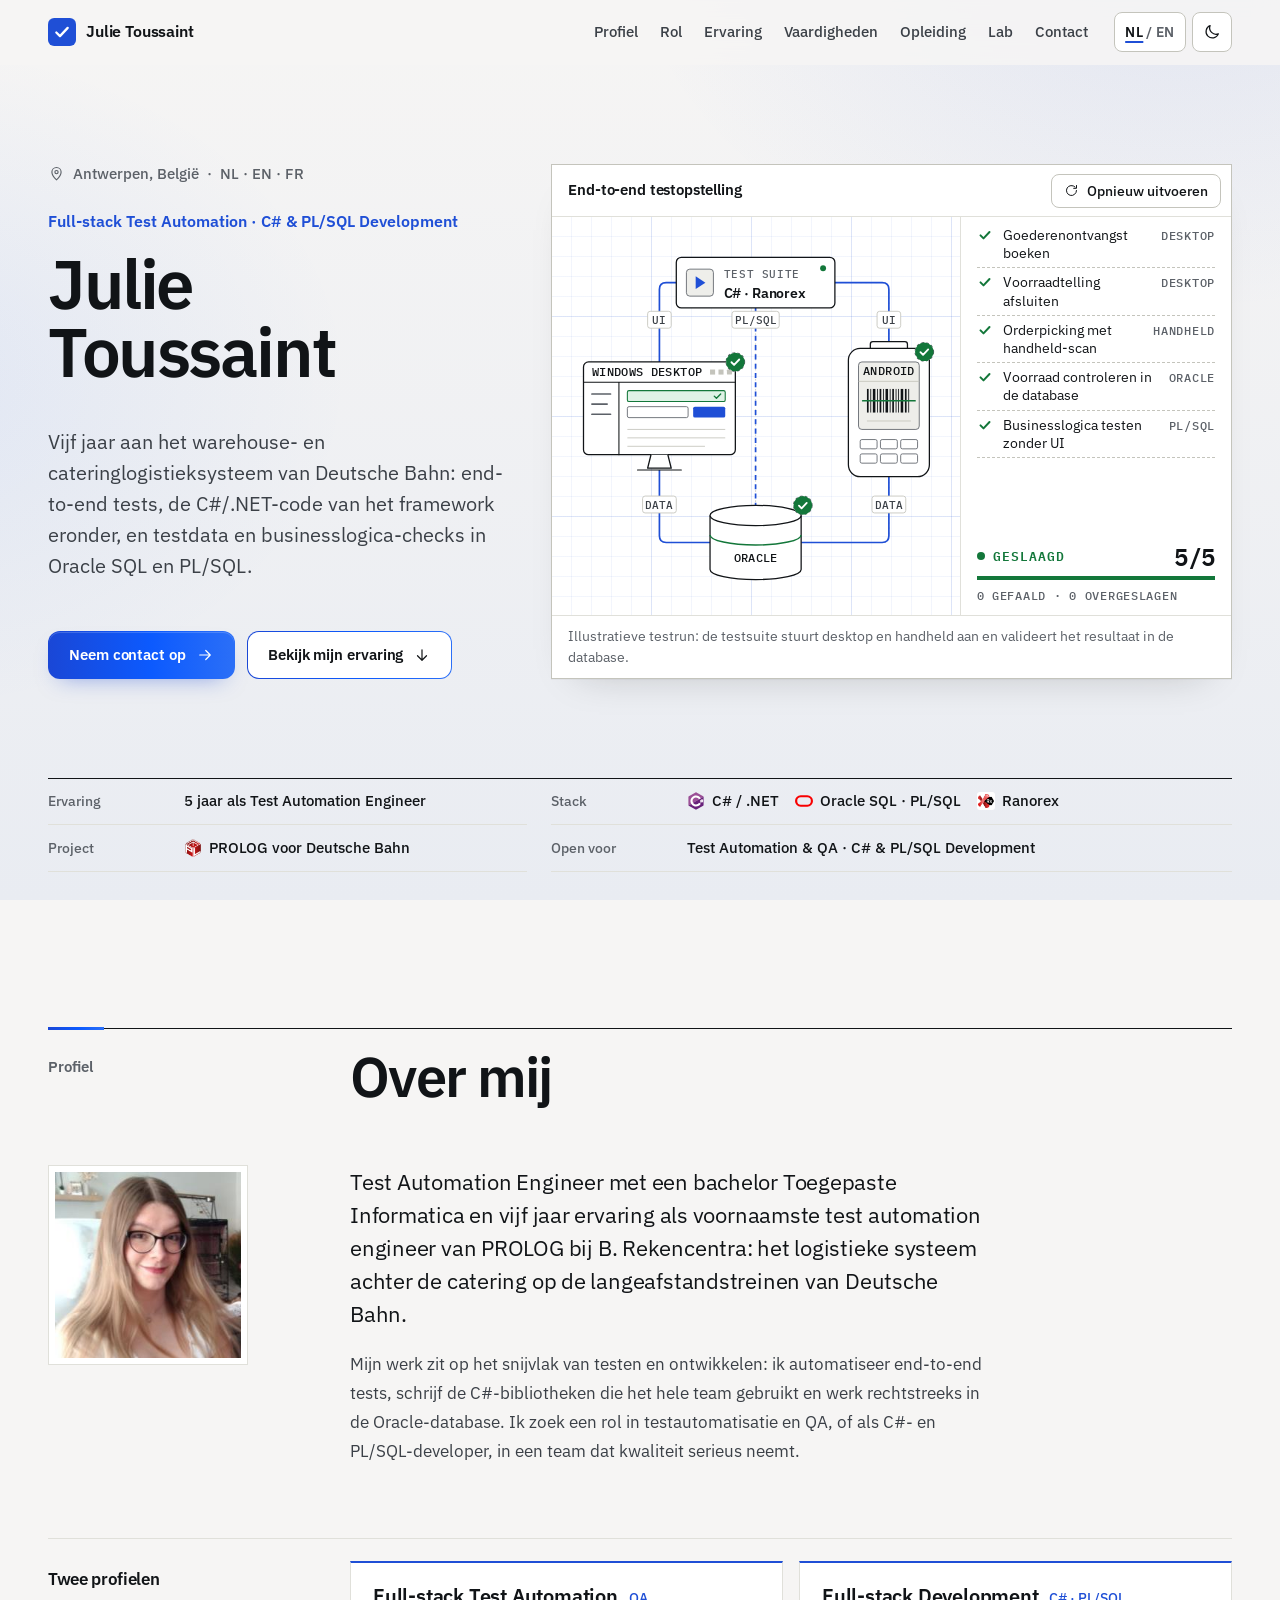
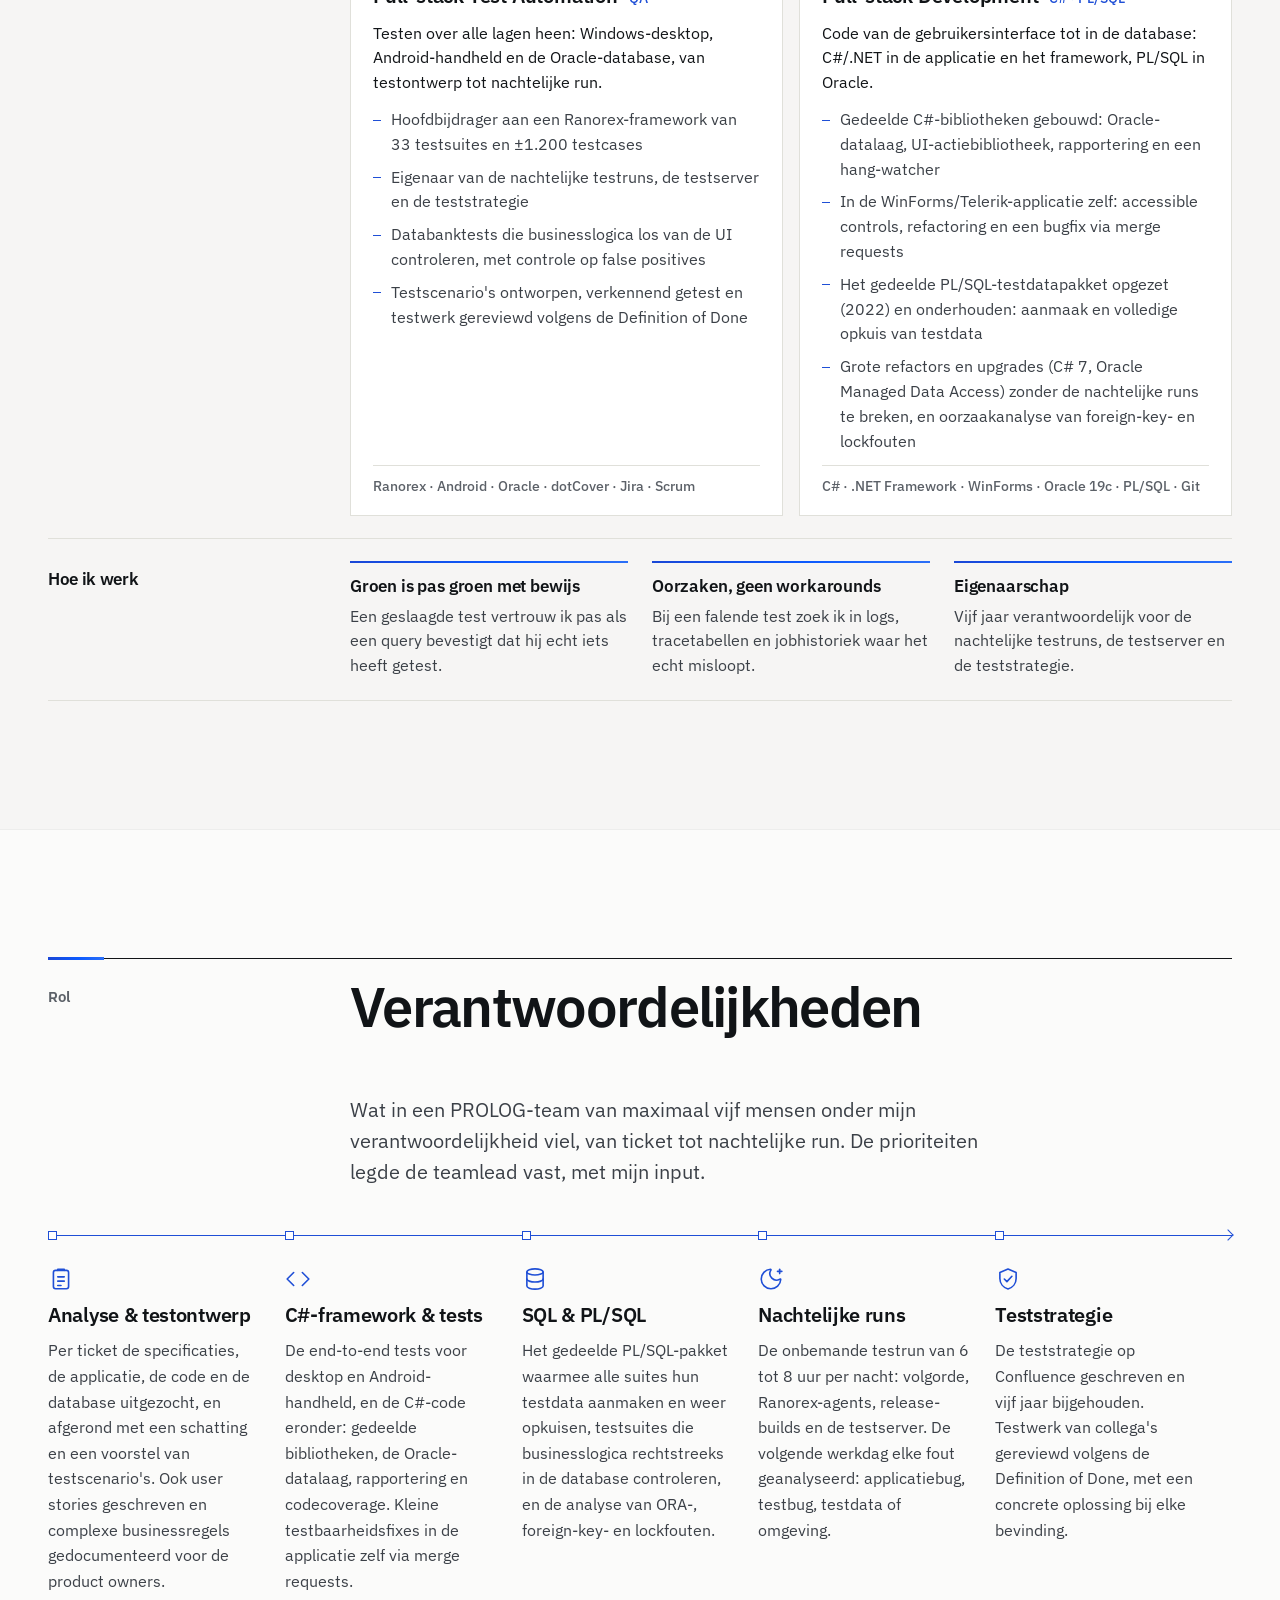
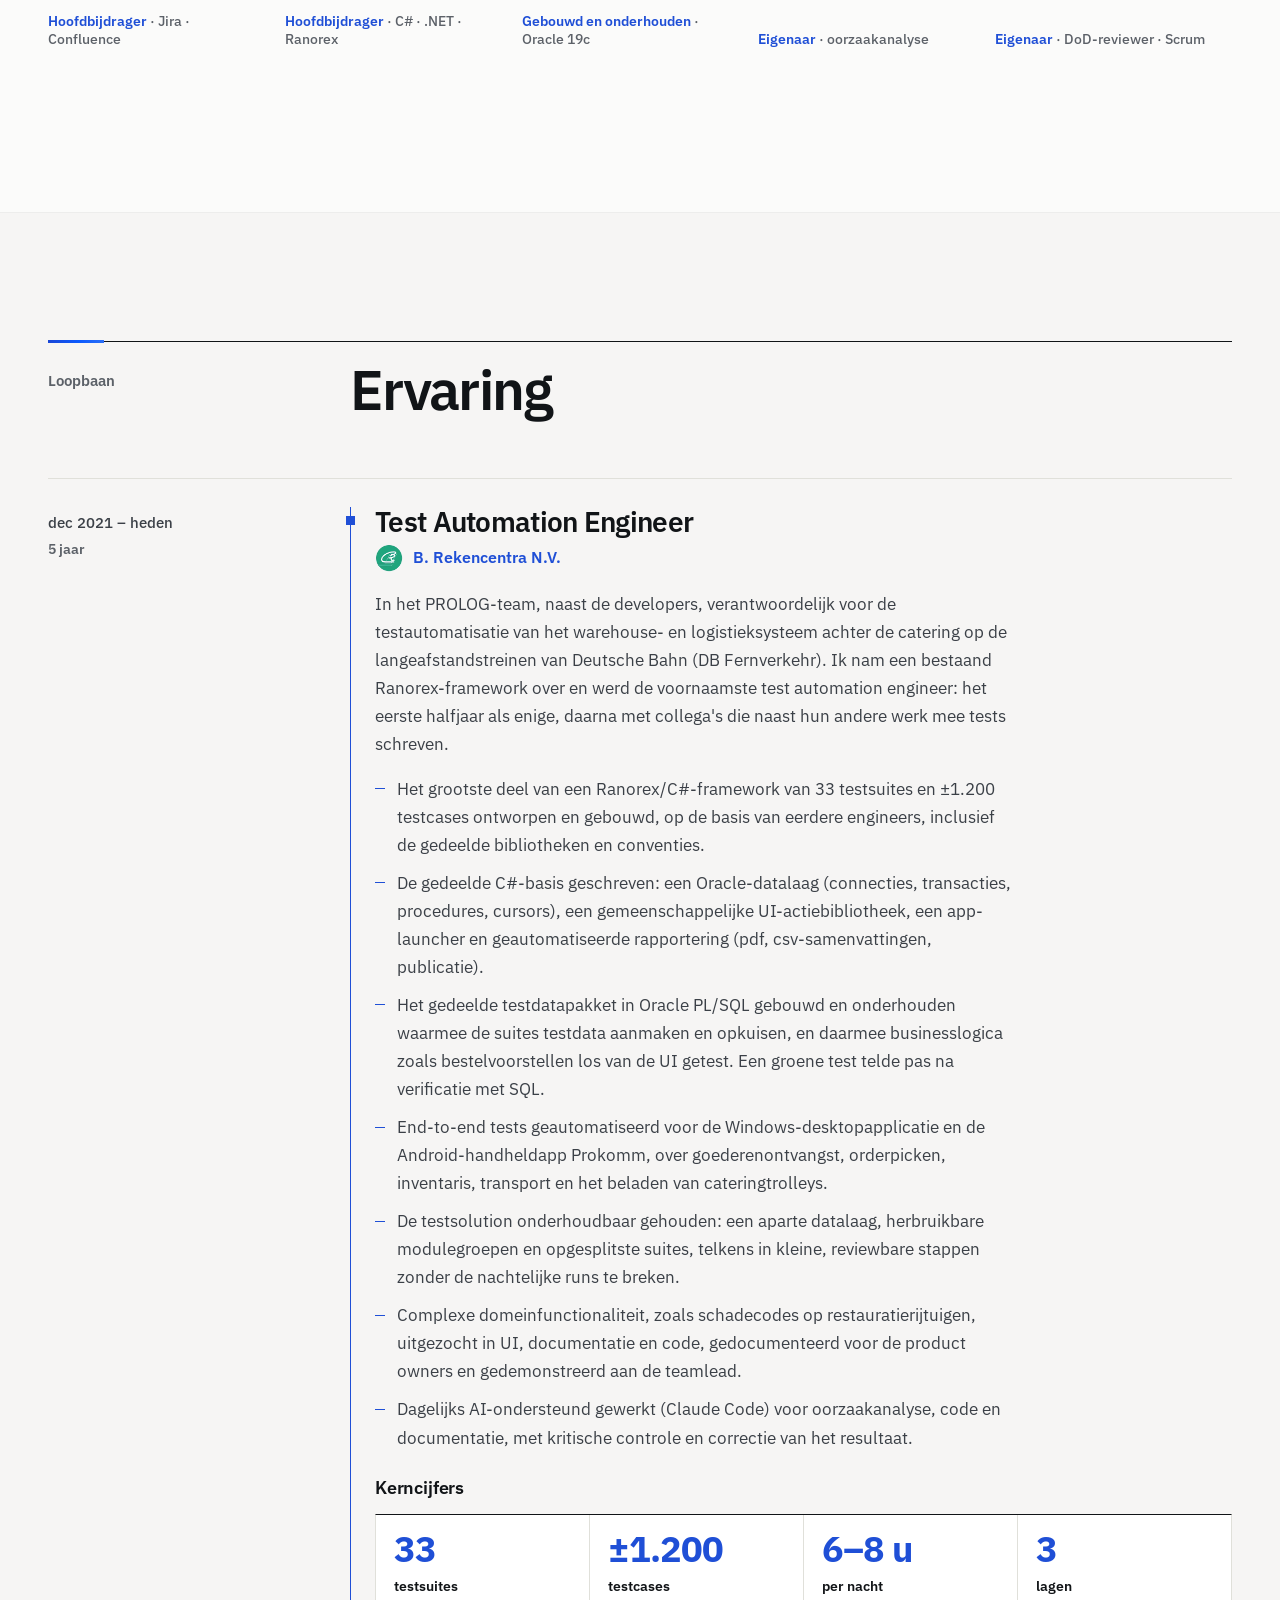
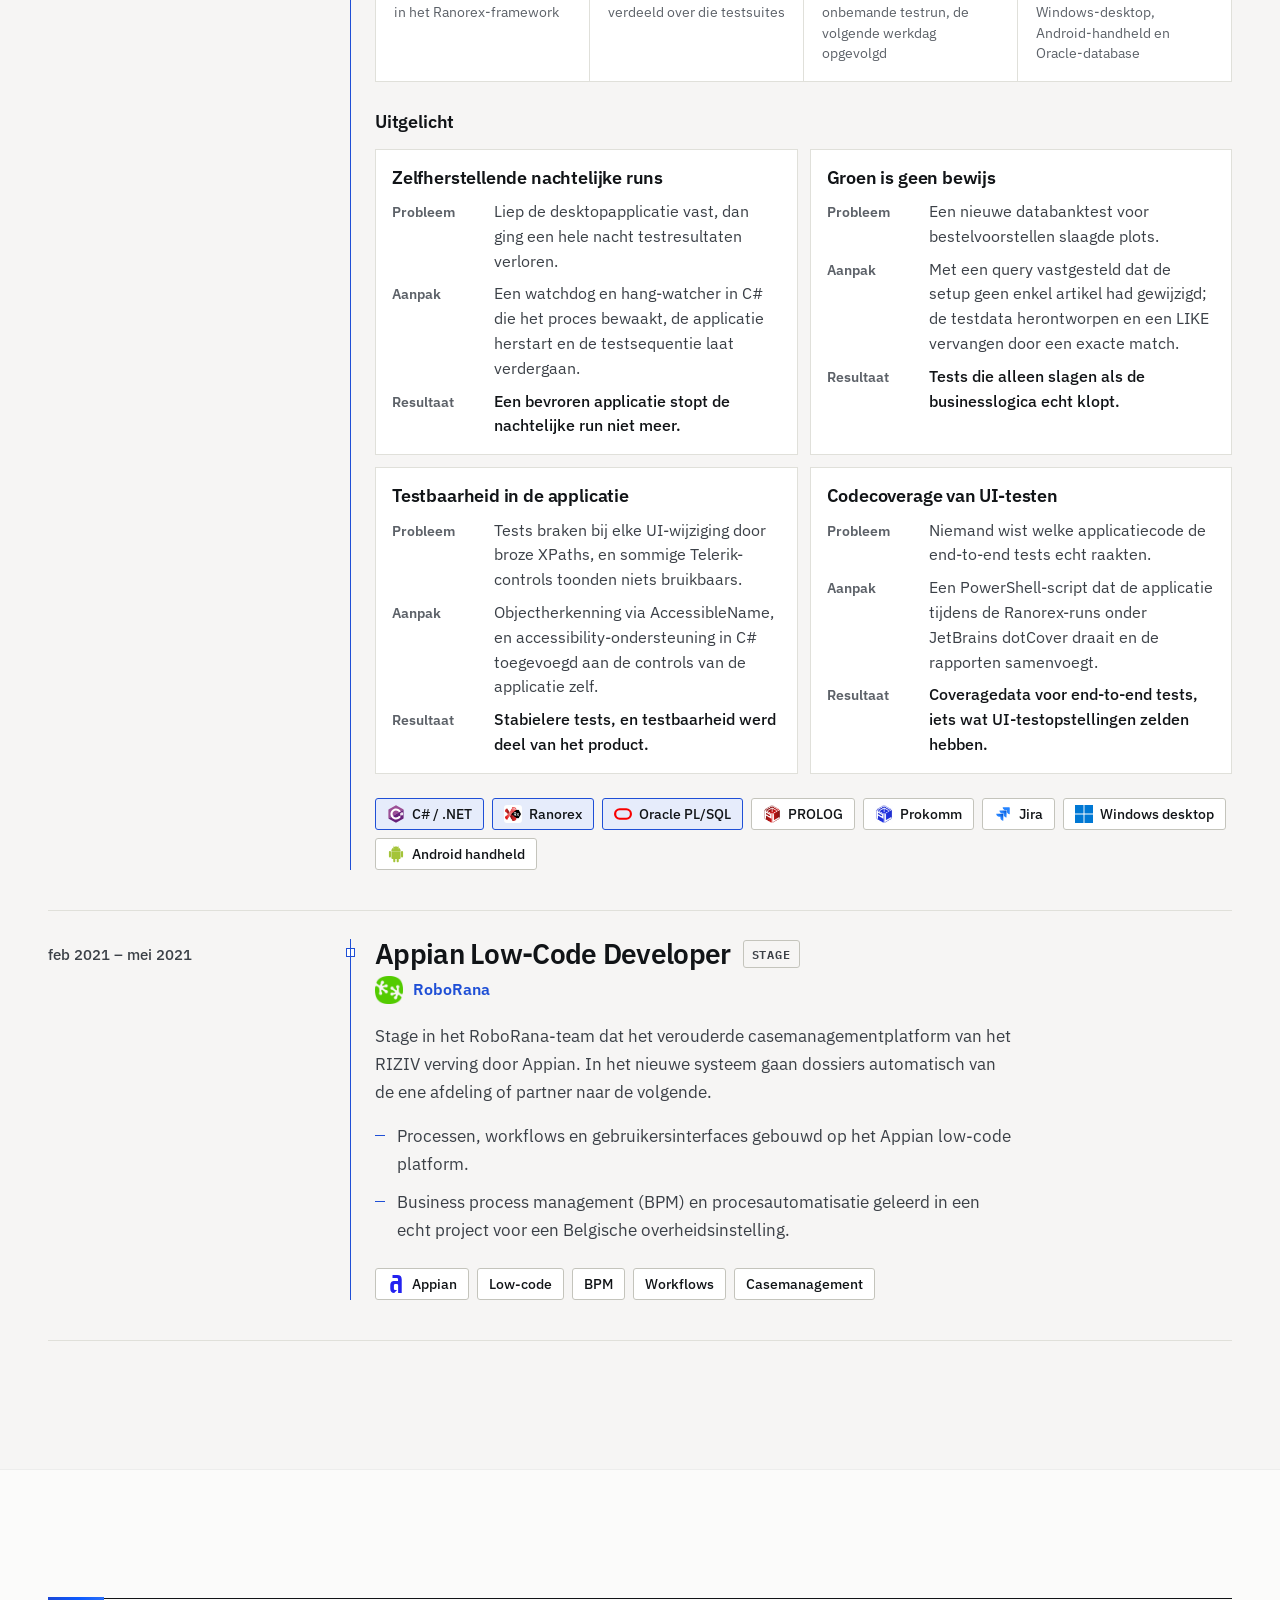
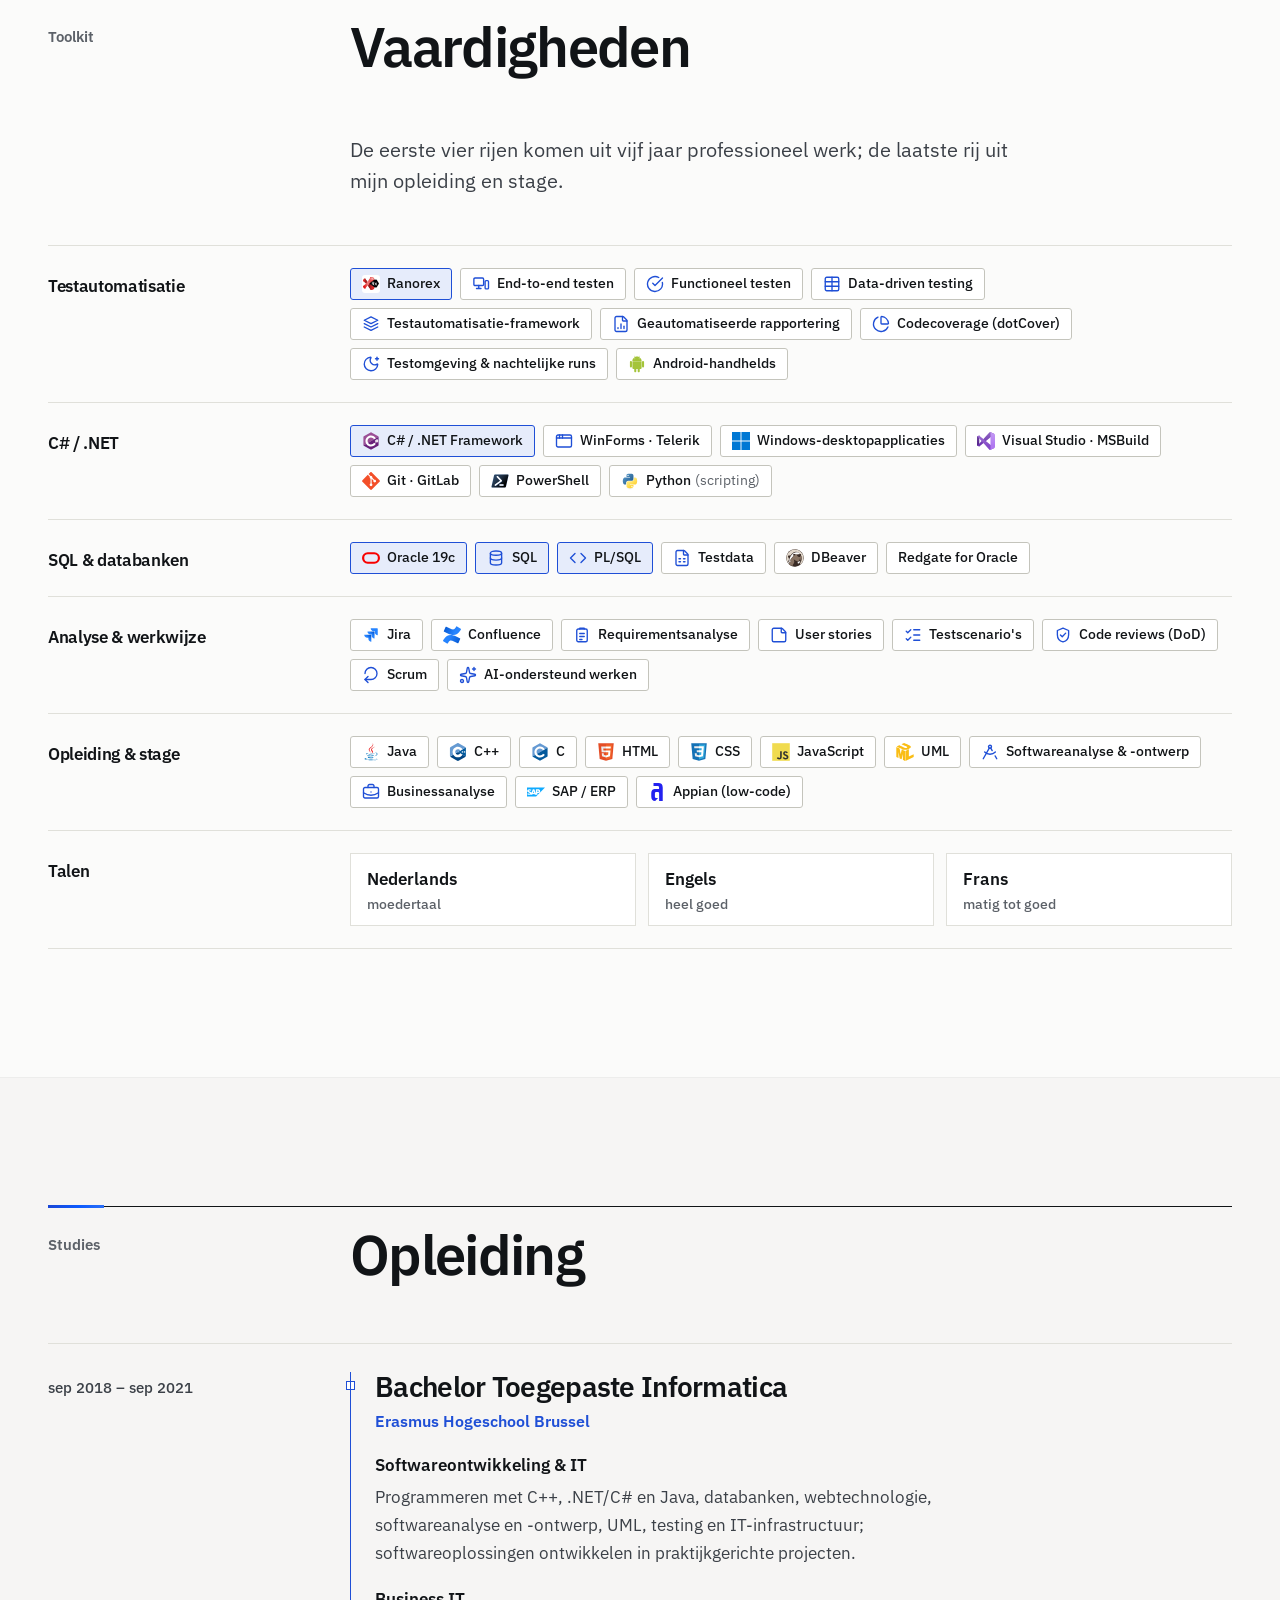
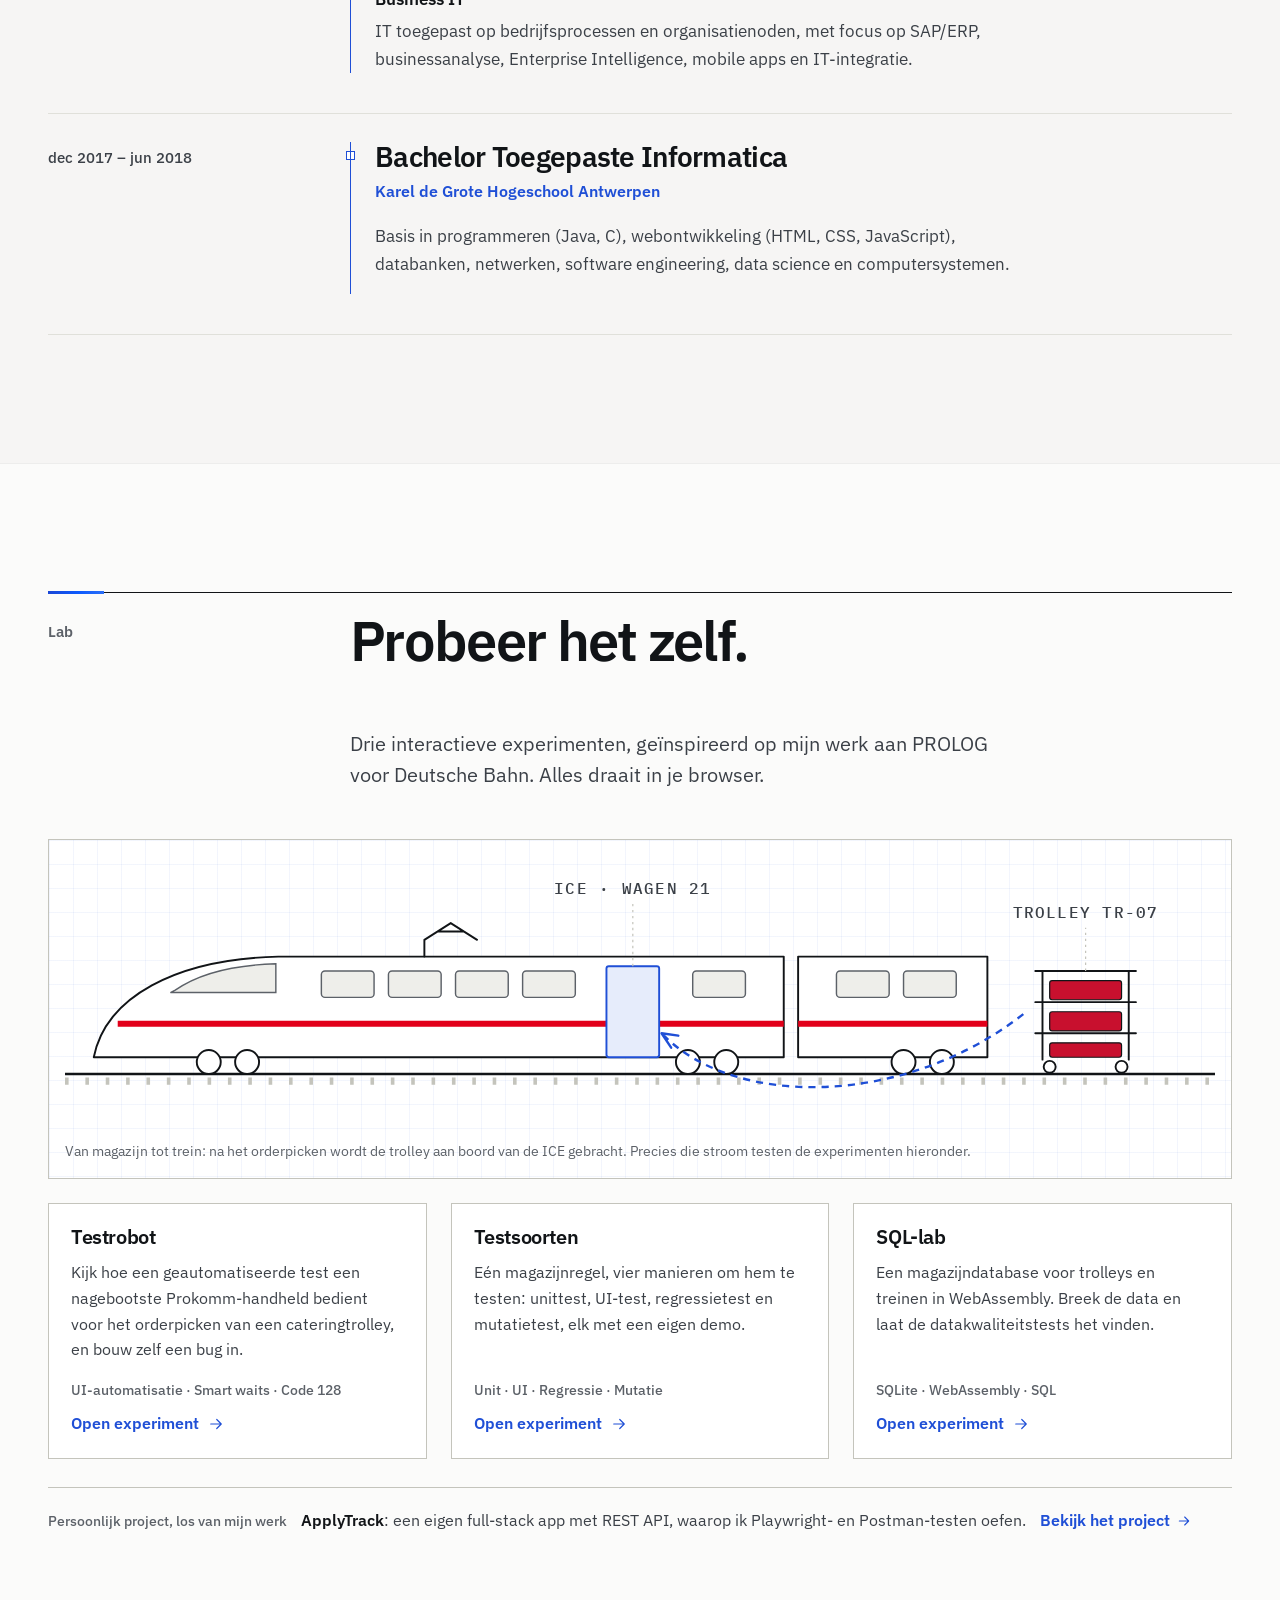
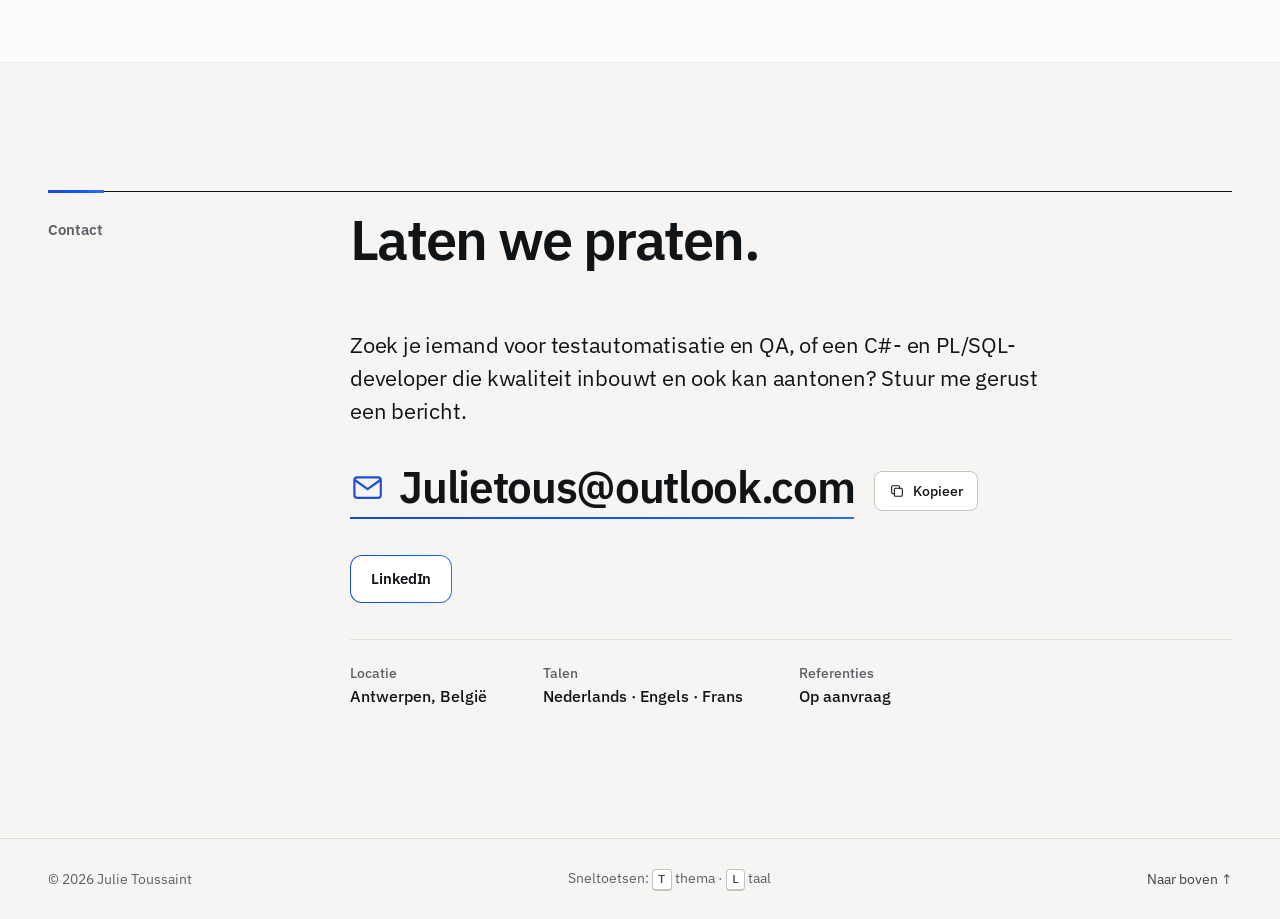
<file: index.html>
<!doctype html>
<html lang="nl">
<head>
  <meta charset="utf-8">
  <meta name="viewport" content="width=device-width, initial-scale=1">
  <title>Julie Toussaint · Test Automation · C# &amp; PL/SQL Development</title>
  <meta name="description" data-i18n-attr="content:meta.desc" content="Julie Toussaint, Test Automation Engineer uit Antwerpen. Vijf jaar end-to-end testautomatisatie voor Deutsche Bahn met C#, Ranorex en Oracle PL/SQL, van Windows-desktop en Android-handheld tot in de database.">
  <meta name="color-scheme" content="light dark">
  <meta name="theme-color" content="#f6f5f4" media="(prefers-color-scheme: light)">
  <meta name="theme-color" content="#131417" media="(prefers-color-scheme: dark)">
  <meta property="og:type" content="website">
  <meta property="og:title" content="Julie Toussaint · Test Automation Engineer">
  <meta property="og:description" content="End-to-end testautomatisatie met C#, Ranorex en Oracle PL/SQL.">
  <meta property="og:url" content="https://jt.julietous.workers.dev/">
  <meta property="og:site_name" content="Julie Toussaint">
  <meta property="og:image" content="https://jt.julietous.workers.dev/assets/og-20261116.jpg">
  <meta property="og:image:secure_url" content="https://jt.julietous.workers.dev/assets/og-20261116.jpg">
  <meta property="og:image:type" content="image/jpeg">
  <meta property="og:image:width" content="1200">
  <meta property="og:image:height" content="630">
  <meta property="og:image:alt" content="Julie Toussaint, Software Developer · Test Automation">
  <meta property="og:locale" content="nl_BE">
  <meta name="twitter:card" content="summary_large_image">
  <meta name="twitter:title" content="Julie Toussaint · Test Automation Engineer">
  <meta name="twitter:description" content="End-to-end testautomatisatie met C#, Ranorex en Oracle PL/SQL.">
  <meta name="twitter:image" content="https://jt.julietous.workers.dev/assets/og-20261116.jpg">
  <meta name="google-site-verification" content="lThorNYCocqBo_amd4jxROF6rq3bt0yQuDfH-CcMO04">
  <link rel="canonical" href="https://jt.julietous.workers.dev/">
  <script type="application/ld+json">
  {
    "@context": "https://schema.org",
    "@type": "Person",
    "name": "Julie Toussaint",
    "jobTitle": "Test Automation Engineer",
    "description": "Test Automation Engineer met vijf jaar ervaring: end-to-end tests met C#, Ranorex en Oracle PL/SQL voor het logistiekplatform van Deutsche Bahn.",
    "url": "https://jt.julietous.workers.dev/",
    "image": "https://jt.julietous.workers.dev/assets/julie-toussaint.jpg",
    "address": { "@type": "PostalAddress", "addressLocality": "Antwerpen", "addressCountry": "BE" },
    "knowsAbout": ["Testautomatisatie", "Ranorex", "C#", ".NET", "Oracle PL/SQL", "Android", "Codecoverage", "Code review", "Scrum"],
    "sameAs": ["https://www.linkedin.com/in/julietous/"]
  }
  </script>
  <link rel="icon" href="assets/favicon.svg" type="image/svg+xml">
  <link rel="preconnect" href="https://fonts.googleapis.com">
  <link rel="preconnect" href="https://fonts.gstatic.com" crossorigin>
  <link rel="stylesheet" href="https://fonts.googleapis.com/css2?family=IBM+Plex+Sans:wght@400;500;600;700&amp;family=IBM+Plex+Mono:wght@400;500;600&amp;display=swap">
  <link rel="stylesheet" href="css/style.css?v=14">
  <script>
    (function (r) {
      r.classList.add('js');
      try {
        var t = localStorage.getItem('jt-theme');
        if (t === 'light' || t === 'dark') r.setAttribute('data-theme', t);
      } catch (e) {}
      /* Vangnet: als main.js niet laadt, wordt alle inhoud na 4 s gewoon zichtbaar. */
      setTimeout(function () { if (!window.JT_READY) r.classList.remove('js'); }, 4000);
    })(document.documentElement);
  </script>
  <script src="js/main.js?v=14" defer></script>
</head>
<body>
  <a class="skip" href="#main" data-i18n="skip">Ga naar de inhoud</a>

  <header class="top" id="topbar">
    <div class="wrap top__in">
      <a class="brand" href="#top">
        <svg class="brand__mark" viewBox="0 0 32 32" aria-hidden="true" focusable="false"><rect class="bm-bg" width="32" height="32" rx="7"/><path class="bm-tick" d="M9.5 16.5l4.2 4.2 8.8-9.4"/></svg>
        <span class="brand__name">Julie Toussaint</span>
      </a>

      <nav class="nav" id="nav" aria-label="Hoofdnavigatie" data-i18n-attr="aria-label:nav.label">
        <ol class="nav__list">
          <li><a href="#profiel"><span data-i18n="nav.1">Profiel</span></a></li>
          <li><a href="#werk"><span data-i18n="nav.2">Rol</span></a></li>
          <li><a href="#ervaring"><span data-i18n="nav.3">Ervaring</span></a></li>
          <li><a href="#vaardigheden"><span data-i18n="nav.4">Vaardigheden</span></a></li>
          <li><a href="#opleiding"><span data-i18n="nav.5">Opleiding</span></a></li>
          <li><a href="#lab"><span>Lab</span></a></li>
          <li><a href="#contact"><span data-i18n="nav.6">Contact</span></a></li>
        </ol>
      </nav>

      <div class="tools">
        <button class="tool tool--lang" id="lang-btn" type="button" aria-label="Wissel naar Engels" data-i18n-attr="aria-label:lang.switch">
          <span class="lang-nl">NL</span><span class="lang-sep" aria-hidden="true">/</span><span class="lang-en">EN</span>
        </button>
        <button class="tool" id="theme-btn" type="button" aria-label="Wissel thema">
          <svg class="ic ic--moon" viewBox="0 0 24 24" aria-hidden="true" focusable="false"><path d="M20.5 14.5A8.5 8.5 0 0 1 9.5 3.5a8.5 8.5 0 1 0 11 11z"/></svg>
          <svg class="ic ic--sun" viewBox="0 0 24 24" aria-hidden="true" focusable="false"><circle cx="12" cy="12" r="4"/><path d="M12 2.5v2M12 19.5v2M4.6 4.6 6 6M18 18l1.4 1.4M2.5 12h2M19.5 12h2M4.6 19.4 6 18M18 6l1.4-1.4"/></svg>
        </button>
        <button class="tool tool--menu" id="menu-btn" type="button" aria-expanded="false" aria-controls="nav" aria-label="Navigatiemenu" data-i18n-attr="aria-label:nav.menu">
          <svg class="ic ic--open" viewBox="0 0 24 24" aria-hidden="true" focusable="false"><path d="M4 7h16M4 12h16M4 17h16"/></svg>
          <svg class="ic ic--close" viewBox="0 0 24 24" aria-hidden="true" focusable="false"><path d="M6 6l12 12M18 6 6 18"/></svg>
        </button>
      </div>
    </div>
  </header>

  <main id="main" tabindex="-1">

    <!-- ============ HERO ============ -->
    <section class="hero" id="top" aria-labelledby="hero-title">
      <div class="wrap hero__grid">
        <div class="hero__copy">
          <p class="hero__coord">
            <svg class="ic" viewBox="0 0 24 24" aria-hidden="true" focusable="false"><path d="M12 21s-6.5-5.6-6.5-11a6.5 6.5 0 0 1 13 0c0 5.4-6.5 11-6.5 11z"/><circle cx="12" cy="10" r="2.3"/></svg>
            <span data-i18n="city">Antwerpen, België</span>
            <span aria-hidden="true">·</span>
            <span>NL · EN · FR</span>
          </p>
          <p class="hero__eyebrow"><span class="nw">Full-stack Test Automation <span aria-hidden="true">·</span></span> <span class="nw">C# &amp; PL/SQL Development</span></p>
          <h1 class="hero__title" id="hero-title">Julie <br>Toussaint</h1>
          <p class="hero__lead" data-i18n="hero.lead">Vijf jaar aan het warehouse- en cateringlogistieksysteem van Deutsche Bahn: end-to-end tests, de C#/.NET-code van het framework eronder, en testdata en businesslogica-checks in Oracle SQL en PL/SQL.</p>
          <div class="hero__cta">
            <a class="btn btn--solid" href="#contact">
              <span data-i18n="hero.cta1">Neem contact op</span>
              <svg class="ic" viewBox="0 0 24 24" aria-hidden="true" focusable="false"><path d="M5 12h14M13 6l6 6-6 6"/></svg>
            </a>
            <a class="btn btn--line" href="#ervaring">
              <span data-i18n="hero.cta2">Bekijk mijn ervaring</span>
              <svg class="ic" viewBox="0 0 24 24" aria-hidden="true" focusable="false"><path d="M12 5v14M6 13l6 6 6-6"/></svg>
            </a>
          </div>
        </div>

        <dl class="spec">
          <div class="spec__row"><dt data-i18n="spec.role">Ervaring</dt><dd data-i18n="spec.roleV">5 jaar als Test Automation Engineer</dd></div>
          <div class="spec__row"><dt>Stack</dt><dd class="spec__stack"><span><img class="chip__logo" src="assets/icons/csharp.svg" width="18" height="18" alt="">C# / .NET</span><span><img class="chip__logo" src="assets/icons/oracle.svg" width="18" height="18" alt="">Oracle SQL · PL/SQL</span><span><img class="chip__logo chip__logo--tile" src="assets/ranorex.jpg" width="242" height="208" alt="">Ranorex</span></dd></div>
          <div class="spec__row"><dt data-i18n="spec.proj">Project</dt><dd><img class="chip__logo" src="assets/prolog.png" width="256" height="256" alt="">PROLOG <span data-i18n="spec.projV">voor Deutsche Bahn</span></dd></div>
          <div class="spec__row"><dt data-i18n="spec.open">Open voor</dt><dd class="spec__open" data-i18n="spec.openV">Test Automation &amp; QA · C# &amp; PL/SQL Development</dd></div>
        </dl>

        <!-- Signature: end-to-end testopstelling die zichzelf één keer tekent -->
        <figure class="rig" id="rig" aria-labelledby="rig-cap">
          <div class="rig__bar">
            <span class="rig__title" data-i18n="fig.title">End-to-end testopstelling</span>
            <button class="rig__rerun" id="rerun" type="button">
              <svg class="ic" viewBox="0 0 24 24" aria-hidden="true" focusable="false"><path d="M20 12a8 8 0 1 1-2.34-5.66"/><path d="M20 4v4.5h-4.5"/></svg>
              <span data-i18n="fig.rerun">Opnieuw uitvoeren</span>
            </button>
          </div>

          <div class="rig__body">
            <div class="rig__canvas">
              <svg class="schema" viewBox="0 0 440 400" role="img" aria-labelledby="schema-title">
                <title id="schema-title" data-i18n="fig.alt">Schema: een testsuite in C# en Ranorex stuurt een Windows-desktopapplicatie en een Android-handheld aan, en controleert het resultaat in een Oracle-database, ook rechtstreeks via PL/SQL.</title>
                <defs>
                  <mask id="m-sql" maskUnits="userSpaceOnUse" x="0" y="0" width="440" height="400">
                    <path class="tr tr--mask" data-trace="5" pathLength="1" d="M220 72V306"/>
                  </mask>
                </defs>

                <!-- hulplijnen (blauwdruk) -->
                <g class="rails">
                  <path d="M126 42H114Q106 42 106 50V136"/>
                  <path d="M314 42H370Q378 42 378 50V112"/>
                  <path d="M106 264V342Q106 350 114 350H166"/>
                  <path d="M378 272V342Q378 350 370 350H274"/>
                  <path d="M220 72V306"/>
                </g>

                <!-- sporen die tijdens de run getekend worden -->
                <g class="traces">
                  <path class="tr tr--line" data-trace="1" data-geo="1" pathLength="1" d="M126 42H114Q106 42 106 50V136"/>
                  <path class="tr tr--line" data-trace="2" data-geo="2" pathLength="1" d="M314 42H370Q378 42 378 50V112"/>
                  <path class="tr tr--line" data-trace="3" data-geo="3" pathLength="1" d="M106 264V342Q106 350 114 350H166"/>
                  <path class="tr tr--line" data-trace="4" data-geo="4" pathLength="1" d="M378 272V342Q378 350 370 350H274"/>
                  <path class="sql" data-geo="5" mask="url(#m-sql)" d="M220 72V306"/>
                </g>

                <!-- testsuite -->
                <g class="node n-suite" data-node="suite" style="--d:0ms">
                  <rect class="o" x="126" y="12" width="188" height="60" rx="6"/>
                  <rect class="o2" x="138" y="26" width="32" height="32" rx="4"/>
                  <path class="play" d="M149 34.5 160.5 42 149 49.5Z"/>
                  <text class="t-mono t-mute" x="182" y="37">TEST SUITE</text>
                  <text class="t-sans" x="182" y="60">C# · Ranorex</text>
                  <circle class="led" cx="300" cy="25" r="3.5"/>
                </g>

                <!-- Windows desktop -->
                <g class="node n-desktop" data-node="desktop" style="--d:90ms">
                  <rect class="o" x="16" y="136" width="180" height="110" rx="6"/>
                  <path class="d" d="M16 160H196M58 160V246"/>
                  <text class="t-mono" x="26" y="152.5">WINDOWS DESKTOP</text>
                  <rect class="ctl" x="166" y="145" width="6" height="6"/>
                  <rect class="ctl" x="176" y="145" width="6" height="6"/>
                  <rect class="ctl" x="186" y="145" width="6" height="6" rx="1"/>
                  <path class="d2" d="M26 174H48M26 186H44M26 198H48"/>
                  <rect class="v-field" x="68" y="170" width="116" height="13" rx="2"/>
                  <path class="v-mark" d="M171 176.5l2.6 2.6 5-5"/>
                  <rect class="f" x="68" y="189" width="72" height="13" rx="2"/>
                  <rect class="btnshape" x="146" y="189" width="38" height="13" rx="2"/>
                  <path class="d3" d="M68 216H184M68 226H184M68 236H160"/>
                  <path class="o" d="M96 246 92 262H120L116 246"/>
                  <path class="d" d="M80 264H132"/>
                </g>

                <!-- Android handheld -->
                <g class="node n-handheld" data-node="handheld" style="--d:180ms">
                  <rect class="o" x="356" y="112" width="44" height="12" rx="3"/>
                  <rect class="o" x="330" y="120" width="96" height="152" rx="14"/>
                  <rect class="o2" x="342" y="136" width="72" height="80" rx="4"/>
                  <text class="t-mono" x="378" y="152" text-anchor="middle">ANDROID</text>
                  <path class="d3" d="M342 159H414"/>
                  <g class="barcode">
                    <rect x="352" y="168" width="2" height="28"/><rect x="356" y="168" width="1" height="28"/>
                    <rect x="359" y="168" width="3" height="28"/><rect x="364" y="168" width="1" height="28"/>
                    <rect x="367" y="168" width="2" height="28"/><rect x="371" y="168" width="1" height="28"/>
                    <rect x="374" y="168" width="3" height="28"/><rect x="379" y="168" width="1" height="28"/>
                    <rect x="382" y="168" width="2" height="28"/><rect x="386" y="168" width="1" height="28"/>
                    <rect x="389" y="168" width="1" height="28"/><rect x="392" y="168" width="3" height="28"/>
                    <rect x="397" y="168" width="2" height="28"/><rect x="401" y="168" width="1" height="28"/>
                  </g>
                  <path class="laser" d="M347 182H409"/>
                  <path class="d3" d="M352 206H404"/>
                  <rect class="key" x="344" y="228" width="20" height="11" rx="2"/>
                  <rect class="key" x="368" y="228" width="20" height="11" rx="2"/>
                  <rect class="key" x="392" y="228" width="20" height="11" rx="2"/>
                  <rect class="key" x="344" y="245" width="20" height="11" rx="2"/>
                  <rect class="key" x="368" y="245" width="20" height="11" rx="2"/>
                  <rect class="key" x="392" y="245" width="20" height="11" rx="2"/>
                </g>

                <!-- Oracle database -->
                <g class="node n-db" data-node="db" style="--d:270ms">
                  <path class="o" d="M166 318V382A54 12 0 0 0 274 382V318"/>
                  <ellipse class="o" cx="220" cy="318" rx="54" ry="12"/>
                  <path class="band" d="M166 341A54 12 0 0 0 274 341"/>
                  <text class="t-mono" x="220" y="373" text-anchor="middle">ORACLE</text>
                </g>

                <!-- labels op de verbindingen -->
                <g class="tags">
                  <g class="tag"><rect x="92" y="76" width="28" height="20" rx="3"/><text x="106" y="86">UI</text></g>
                  <g class="tag"><rect x="364" y="76" width="28" height="20" rx="3"/><text x="378" y="86">UI</text></g>
                  <g class="tag"><rect x="192" y="76" width="56" height="20" rx="3"/><text x="220" y="86">PL/SQL</text></g>
                  <g class="tag"><rect x="86" y="295" width="40" height="20" rx="3"/><text x="106" y="305">DATA</text></g>
                  <g class="tag"><rect x="358" y="295" width="40" height="20" rx="3"/><text x="378" y="305">DATA</text></g>
                </g>

                <!-- validaties -->
                <g class="badge" data-badge="desktop" transform="translate(196 136)">
                  <circle class="badge__ring" r="11"/><circle class="badge__fill" r="11"/><path class="badge__tick" d="M-4.6 .4l3.1 3.1 6.1-6.4"/>
                </g>
                <g class="badge" data-badge="handheld" transform="translate(420 124)">
                  <circle class="badge__ring" r="11"/><circle class="badge__fill" r="11"/><path class="badge__tick" d="M-4.6 .4l3.1 3.1 6.1-6.4"/>
                </g>
                <g class="badge" data-badge="db" transform="translate(276 306)">
                  <circle class="badge__ring" r="11"/><circle class="badge__fill" r="11"/><path class="badge__tick" d="M-4.6 .4l3.1 3.1 6.1-6.4"/>
                </g>

                <!-- datapakketjes (alleen zichtbaar tijdens de animatie) -->
                <g class="pk" data-pk="1"><circle class="pk__halo" r="9"/><circle class="pk__core" r="3.8"/></g>
                <g class="pk" data-pk="2"><circle class="pk__halo" r="9"/><circle class="pk__core" r="3.8"/></g>
                <g class="pk" data-pk="3"><circle class="pk__halo" r="9"/><circle class="pk__core" r="3.8"/></g>
                <g class="pk" data-pk="4"><circle class="pk__halo" r="9"/><circle class="pk__core" r="3.8"/></g>
                <g class="pk" data-pk="5"><circle class="pk__halo" r="9"/><circle class="pk__core" r="3.8"/></g>
              </svg>
            </div>

            <div class="rig__side">
              <ol class="log">
                <li>
                  <svg class="log__ic" viewBox="0 0 16 16" aria-hidden="true" focusable="false"><circle class="i-pend" cx="8" cy="8" r="5.5"/><path class="i-ok" d="M3.5 8.4l3 3 6-6.4"/></svg>
                  <span class="log__name" data-i18n="log.1">Goederenontvangst boeken</span>
                  <span class="log__tag">DESKTOP</span>
                </li>
                <li>
                  <svg class="log__ic" viewBox="0 0 16 16" aria-hidden="true" focusable="false"><circle class="i-pend" cx="8" cy="8" r="5.5"/><path class="i-ok" d="M3.5 8.4l3 3 6-6.4"/></svg>
                  <span class="log__name" data-i18n="log.2">Voorraadtelling afsluiten</span>
                  <span class="log__tag">DESKTOP</span>
                </li>
                <li>
                  <svg class="log__ic" viewBox="0 0 16 16" aria-hidden="true" focusable="false"><circle class="i-pend" cx="8" cy="8" r="5.5"/><path class="i-ok" d="M3.5 8.4l3 3 6-6.4"/></svg>
                  <span class="log__name" data-i18n="log.3">Orderpicking met handheld-scan</span>
                  <span class="log__tag">HANDHELD</span>
                </li>
                <li>
                  <svg class="log__ic" viewBox="0 0 16 16" aria-hidden="true" focusable="false"><circle class="i-pend" cx="8" cy="8" r="5.5"/><path class="i-ok" d="M3.5 8.4l3 3 6-6.4"/></svg>
                  <span class="log__name" data-i18n="log.4">Voorraad controleren in de database</span>
                  <span class="log__tag">ORACLE</span>
                </li>
                <li>
                  <svg class="log__ic" viewBox="0 0 16 16" aria-hidden="true" focusable="false"><circle class="i-pend" cx="8" cy="8" r="5.5"/><path class="i-ok" d="M3.5 8.4l3 3 6-6.4"/></svg>
                  <span class="log__name" data-i18n="log.5">Businesslogica testen zonder UI</span>
                  <span class="log__tag">PL/SQL</span>
                </li>
              </ol>

              <div class="sum">
                <p class="sum__line">
                  <span class="sum__state" id="rig-state" data-i18n="fig.passed">Geslaagd</span>
                  <span class="sum__count"><b id="rig-n">5</b>/5</span>
                </p>
                <div class="sum__bar" aria-hidden="true"><i id="rig-bar"></i></div>
                <p class="sum__meta">0 <span data-i18n="fig.failed">gefaald</span> · 0 <span data-i18n="fig.skipped">overgeslagen</span></p>
              </div>
            </div>
          </div>

          <figcaption class="rig__cap" id="rig-cap" data-i18n="fig.cap">Illustratieve testrun: de testsuite stuurt desktop en handheld aan en valideert het resultaat in de database.</figcaption>
        </figure>
      </div>
    </section>

    <!-- ============ 01 PROFIEL ============ -->
    <section class="sec" id="profiel" aria-labelledby="h-profiel">
      <div class="wrap grid">
        <div class="sec__head">
          <p class="sec__idx"><span data-i18n="s1.k">Profiel</span></p>
          <h2 id="h-profiel" data-i18n="s1.h">Over mij</h2>
        </div>

        <figure class="portrait reveal">
          <img src="assets/julie-toussaint.jpg" width="251" height="254" alt="Portret van Julie Toussaint" data-i18n-attr="alt:s1.photo" decoding="async">
        </figure>

        <div class="sec__body prose">
          <p class="prose__lead reveal" data-i18n="s1.p1">Test Automation Engineer met een bachelor Toegepaste Informatica en vijf jaar ervaring als voornaamste test automation engineer van PROLOG bij B. Rekencentra: het logistieke systeem achter de catering op de langeafstandstreinen van Deutsche Bahn.</p>
          <p class="reveal" data-i18n="s1.p2">Mijn werk zit op het snijvlak van testen en ontwikkelen: ik automatiseer end-to-end tests, schrijf de C#-bibliotheken die het hele team gebruikt en werk rechtstreeks in de Oracle-database. Ik zoek een rol in testautomatisatie en QA, of als C#- en PL/SQL-developer, in een team dat kwaliteit serieus neemt.</p>
        </div>

        <div class="row">
          <h3 class="row__k" data-i18n="s1.prof">Twee profielen</h3>
          <ul class="profiles row__v">
            <li class="profile reveal">
              <h4 class="profile__t">Full-stack Test Automation <span class="profile__sub">QA</span></h4>
              <p class="profile__lead" data-i18n="s1.paL">Testen over alle lagen heen: Windows-desktop, Android-handheld en de Oracle-database, van testontwerp tot nachtelijke run.</p>
              <ul class="profile__list">
                <li data-i18n="s1.pa1">Hoofdbijdrager aan een Ranorex-framework van 33 testsuites en ±1.200 testcases</li>
                <li data-i18n="s1.pa2">Eigenaar van de nachtelijke testruns, de testserver en de teststrategie</li>
                <li data-i18n="s1.pa3">Databanktests die businesslogica los van de UI controleren, met controle op false positives</li>
                <li data-i18n="s1.pa4">Testscenario's ontworpen, verkennend getest en testwerk gereviewd volgens de Definition of Done</li>
              </ul>
              <p class="profile__stack">Ranorex · Android · Oracle · dotCover · Jira · Scrum</p>
            </li>
            <li class="profile reveal" style="--i:1">
              <h4 class="profile__t">Full-stack Development <span class="profile__sub">C# · PL/SQL</span></h4>
              <p class="profile__lead" data-i18n="s1.pbL">Code van de gebruikersinterface tot in de database: C#/.NET in de applicatie en het framework, PL/SQL in Oracle.</p>
              <ul class="profile__list">
                <li data-i18n="s1.pb1">Gedeelde C#-bibliotheken gebouwd: Oracle-datalaag, UI-actiebibliotheek, rapportering en een hang-watcher</li>
                <li data-i18n="s1.pb2">In de WinForms/Telerik-applicatie zelf: accessible controls, refactoring en een bugfix via merge requests</li>
                <li data-i18n="s1.pb3">Het gedeelde PL/SQL-testdatapakket opgezet (2022) en onderhouden: aanmaak en volledige opkuis van testdata</li>
                <li data-i18n="s1.pb4">Grote refactors en upgrades (C# 7, Oracle Managed Data Access) zonder de nachtelijke runs te breken, en oorzaakanalyse van foreign-key- en lockfouten</li>
              </ul>
              <p class="profile__stack">C# · .NET Framework · WinForms · Oracle 19c · PL/SQL · Git</p>
            </li>
          </ul>
        </div>

        <div class="row">
          <h3 class="row__k" data-i18n="s1.comp">Hoe ik werk</h3>
          <ul class="traits row__v">
            <li class="trait reveal">
              <span class="trait__t" data-i18n="s1.c1">Groen is pas groen met bewijs</span>
              <span class="trait__p" data-i18n="s1.c1p">Een geslaagde test vertrouw ik pas als een query bevestigt dat hij echt iets heeft getest.</span>
            </li>
            <li class="trait reveal" style="--i:1">
              <span class="trait__t" data-i18n="s1.c2">Oorzaken, geen workarounds</span>
              <span class="trait__p" data-i18n="s1.c2p">Bij een falende test zoek ik in logs, tracetabellen en jobhistoriek waar het echt misloopt.</span>
            </li>
            <li class="trait reveal" style="--i:2">
              <span class="trait__t" data-i18n="s1.c3">Eigenaarschap</span>
              <span class="trait__p" data-i18n="s1.c3p">Vijf jaar verantwoordelijk voor de nachtelijke testruns, de testserver en de teststrategie.</span>
            </li>
          </ul>
        </div>
      </div>
    </section>

    <!-- ============ 02 WERKWIJZE ============ -->
    <section class="sec sec--alt" id="werk" aria-labelledby="h-werk">
      <div class="wrap grid">
        <div class="sec__head">
          <p class="sec__idx"><span data-i18n="s2.k">Rol</span></p>
          <h2 id="h-werk" data-i18n="s2.h">Verantwoordelijk&shy;heden</h2>
        </div>
        <p class="sec__intro reveal" data-i18n="s2.intro">Wat in een PROLOG-team van maximaal vijf mensen onder mijn verantwoordelijkheid viel, van ticket tot nachtelijke run. De prioriteiten legde de teamlead vast, met mijn input.</p>

        <ol class="flow">
          <li class="step reveal">
            <svg class="ic step__ic" viewBox="0 0 24 24" aria-hidden="true" focusable="false"><rect x="5" y="4" width="14" height="17" rx="2"/><path d="M9 4V3h6v1"/><path d="M9 10h6M9 14h6M9 18h3"/></svg>
            <h3 data-i18n="s2.1h">Analyse &amp; testontwerp</h3>
            <p data-i18n="s2.1p">Per ticket de specificaties, de applicatie, de code en de database uitgezocht, en afgerond met een schatting en een voorstel van testscenario's. Ook user stories geschreven en complexe businessregels gedocumenteerd voor de product owners.</p>
            <p class="step__meta"><b data-i18n="s2.lvMain">Hoofdbijdrager</b> · Jira · Confluence</p>
          </li>
          <li class="step reveal" style="--i:1">
            <svg class="ic step__ic" viewBox="0 0 24 24" aria-hidden="true" focusable="false"><path d="m16 18 6-6-6-6"/><path d="m8 6-6 6 6 6"/></svg>
            <h3 data-i18n="s2.2h">C#-framework &amp; tests</h3>
            <p data-i18n="s2.2p">De end-to-end tests voor desktop en Android-handheld, en de C#-code eronder: gedeelde bibliotheken, de Oracle-datalaag, rapportering en codecoverage. Kleine testbaarheidsfixes in de applicatie zelf via merge requests.</p>
            <p class="step__meta"><b data-i18n="s2.lvMain">Hoofdbijdrager</b> · C# · .NET · Ranorex</p>
          </li>
          <li class="step reveal" style="--i:2">
            <svg class="ic step__ic" viewBox="0 0 24 24" aria-hidden="true" focusable="false"><ellipse cx="12" cy="5.5" rx="7.5" ry="2.8"/><path d="M4.5 5.5v13c0 1.5 3.4 2.8 7.5 2.8s7.5-1.3 7.5-2.8v-13"/><path d="M4.5 12c0 1.5 3.4 2.8 7.5 2.8s7.5-1.3 7.5-2.8"/></svg>
            <h3 data-i18n="s2.3h">SQL &amp; PL/SQL</h3>
            <p data-i18n="s2.3p">Het gedeelde PL/SQL-pakket waarmee alle suites hun testdata aanmaken en weer opkuisen, testsuites die businesslogica rechtstreeks in de database controleren, en de analyse van ORA-, foreign-key- en lockfouten.</p>
            <p class="step__meta"><b data-i18n="s2.lvBuilt">Gebouwd en onderhouden</b> · Oracle 19c</p>
          </li>
          <li class="step reveal" style="--i:3">
            <svg class="ic step__ic" viewBox="0 0 24 24" aria-hidden="true" focusable="false"><path d="M18 5h4"/><path d="M20 3v4"/><path d="M20.985 12.486a9 9 0 1 1-9.473-9.472c.405-.022.617.46.402.803a6 6 0 0 0 8.268 8.268c.344-.215.825-.004.803.401"/></svg>
            <h3 data-i18n="s2.4h">Nachtelijke runs</h3>
            <p data-i18n="s2.4p">De onbemande testrun van 6 tot 8 uur per nacht: volgorde, Ranorex-agents, release-builds en de testserver. De volgende werkdag elke fout geanalyseerd: applicatiebug, testbug, testdata of omgeving.</p>
            <p class="step__meta"><b data-i18n="s2.lvOwner">Eigenaar</b> · <span data-i18n="s2.4m">oorzaakanalyse</span></p>
          </li>
          <li class="step reveal" style="--i:4">
            <svg class="ic step__ic" viewBox="0 0 24 24" aria-hidden="true" focusable="false"><path d="M12 2.8 19.5 6v5.5c0 4.6-3.1 8.4-7.5 9.7-4.4-1.3-7.5-5.1-7.5-9.7V6z"/><path d="m8.6 12 2.4 2.4 4.6-4.9"/></svg>
            <h3 data-i18n="s2.5h">Teststrategie</h3>
            <p data-i18n="s2.5p">De teststrategie op Confluence geschreven en vijf jaar bijgehouden. Testwerk van collega's gereviewd volgens de Definition of Done, met een concrete oplossing bij elke bevinding.</p>
            <p class="step__meta"><b data-i18n="s2.lvOwner">Eigenaar</b> · <span data-i18n="s2.5m">DoD-reviewer · Scrum</span></p>
          </li>
        </ol>
      </div>
    </section>

    <!-- ============ 03 ERVARING ============ -->
    <section class="sec" id="ervaring" aria-labelledby="h-ervaring">
      <div class="wrap grid">
        <div class="sec__head">
          <p class="sec__idx"><span data-i18n="s3.k">Loopbaan</span></p>
          <h2 id="h-ervaring" data-i18n="s3.h">Ervaring</h2>
        </div>

        <ol class="xp">
          <li class="xp__item is-current reveal">
            <div class="xp__when">
              <span data-i18n="s3.1d">dec 2021 – heden</span>
              <span class="xp__dur" data-i18n="s3.1n">5 jaar</span>
            </div>
            <div class="xp__body">
              <h3>Test Automation Engineer</h3>
              <p class="xp__org"><img class="xp__logo" src="assets/rekencentra.png" width="206" height="206" alt="" decoding="async">B. Rekencentra N.V.</p>
              <p class="xp__text" data-i18n="s3.1i">In het PROLOG-team, naast de developers, verantwoordelijk voor de testautomatisatie van het warehouse- en logistieksysteem achter de catering op de langeafstandstreinen van Deutsche Bahn (DB Fernverkehr). Ik nam een bestaand Ranorex-framework over en werd de voornaamste test automation engineer: het eerste halfjaar als enige, daarna met collega's die naast hun andere werk mee tests schreven.</p>
              <ul class="xp__list">
                <li data-i18n="s3.1b1">Het grootste deel van een Ranorex/C#-framework van 33 testsuites en ±1.200 testcases ontworpen en gebouwd, op de basis van eerdere engineers, inclusief de gedeelde bibliotheken en conventies.</li>
                <li data-i18n="s3.1b2">De gedeelde C#-basis geschreven: een Oracle-datalaag (connecties, transacties, procedures, cursors), een gemeenschappelijke UI-actiebibliotheek, een app-launcher en geautomatiseerde rapportering (pdf, csv-samenvattingen, publicatie).</li>
                <li data-i18n="s3.1b3">Het gedeelde testdatapakket in Oracle PL/SQL gebouwd en onderhouden waarmee de suites testdata aanmaken en opkuisen, en daarmee businesslogica zoals bestelvoorstellen los van de UI getest. Een groene test telde pas na verificatie met SQL.</li>
                <li data-i18n="s3.1b4">End-to-end tests geautomatiseerd voor de Windows-desktopapplicatie en de Android-handheldapp Prokomm, over goederenontvangst, orderpicken, inventaris, transport en het beladen van cateringtrolleys.</li>
                <li data-i18n="s3.1b5">De testsolution onderhoudbaar gehouden: een aparte datalaag, herbruikbare modulegroepen en opgesplitste suites, telkens in kleine, reviewbare stappen zonder de nachtelijke runs te breken.</li>
                <li data-i18n="s3.1b6">Complexe domeinfunctionaliteit, zoals schadecodes op restauratierijtuigen, uitgezocht in UI, documentatie en code, gedocumenteerd voor de product owners en gedemonstreerd aan de teamlead.</li>
                <li data-i18n="s3.1b7">Dagelijks AI-ondersteund gewerkt (Claude Code) voor oorzaakanalyse, code en documentatie, met kritische controle en correctie van het resultaat.</li>
              </ul>

              <h4 class="xp__sub" data-i18n="s3.figs">Kerncijfers</h4>
              <ul class="stats">
                <li class="stat"><span class="stat__n">33</span><span class="stat__u" data-i18n="s3.f2u">testsuites</span><span class="stat__l" data-i18n="s3.f2">in het Ranorex-framework</span></li>
                <li class="stat"><span class="stat__n" data-i18n="s3.f4n">±1.200</span><span class="stat__u" data-i18n="s3.f4u">testcases</span><span class="stat__l" data-i18n="s3.f4">verdeeld over die testsuites</span></li>
                <li class="stat"><span class="stat__n" data-i18n="s3.f1n">6–8 u</span><span class="stat__u" data-i18n="s3.f1u">per nacht</span><span class="stat__l" data-i18n="s3.f1">onbemande testrun, de volgende werkdag opgevolgd</span></li>
                <li class="stat"><span class="stat__n">3</span><span class="stat__u" data-i18n="s3.f3u">lagen</span><span class="stat__l" data-i18n="s3.f3">Windows-desktop, Android-handheld en Oracle-database</span></li>
              </ul>

              <h4 class="xp__sub" data-i18n="s3.wins">Uitgelicht</h4>
              <ul class="wins">
                <li class="win">
                  <h5 data-i18n="s3.w1h">Zelfherstellende nachtelijke runs</h5>
                  <dl class="win__dl">
                    <div><dt data-i18n="s3.wP">Probleem</dt><dd data-i18n="s3.w1p">Liep de desktopapplicatie vast, dan ging een hele nacht testresultaten verloren.</dd></div>
                    <div><dt data-i18n="s3.wA">Aanpak</dt><dd data-i18n="s3.w1a">Een watchdog en hang-watcher in C# die het proces bewaakt, de applicatie herstart en de testsequentie laat verdergaan.</dd></div>
                    <div><dt data-i18n="s3.wR">Resultaat</dt><dd data-i18n="s3.w1r">Een bevroren applicatie stopt de nachtelijke run niet meer.</dd></div>
                  </dl>
                </li>
                <li class="win">
                  <h5 data-i18n="s3.w2h">Groen is geen bewijs</h5>
                  <dl class="win__dl">
                    <div><dt data-i18n="s3.wP">Probleem</dt><dd data-i18n="s3.w2p">Een nieuwe databanktest voor bestelvoorstellen slaagde plots.</dd></div>
                    <div><dt data-i18n="s3.wA">Aanpak</dt><dd data-i18n="s3.w2a">Met een query vastgesteld dat de setup geen enkel artikel had gewijzigd; de testdata herontworpen en een LIKE vervangen door een exacte match.</dd></div>
                    <div><dt data-i18n="s3.wR">Resultaat</dt><dd data-i18n="s3.w2r">Tests die alleen slagen als de businesslogica echt klopt.</dd></div>
                  </dl>
                </li>
                <li class="win">
                  <h5 data-i18n="s3.w3h">Testbaarheid in de applicatie</h5>
                  <dl class="win__dl">
                    <div><dt data-i18n="s3.wP">Probleem</dt><dd data-i18n="s3.w3p">Tests braken bij elke UI-wijziging door broze XPaths, en sommige Telerik-controls toonden niets bruikbaars.</dd></div>
                    <div><dt data-i18n="s3.wA">Aanpak</dt><dd data-i18n="s3.w3a">Objectherkenning via AccessibleName, en accessibility-ondersteuning in C# toegevoegd aan de controls van de applicatie zelf.</dd></div>
                    <div><dt data-i18n="s3.wR">Resultaat</dt><dd data-i18n="s3.w3r">Stabielere tests, en testbaarheid werd deel van het product.</dd></div>
                  </dl>
                </li>
                <li class="win">
                  <h5 data-i18n="s3.w4h">Codecoverage van UI-testen</h5>
                  <dl class="win__dl">
                    <div><dt data-i18n="s3.wP">Probleem</dt><dd data-i18n="s3.w4p">Niemand wist welke applicatiecode de end-to-end tests echt raakten.</dd></div>
                    <div><dt data-i18n="s3.wA">Aanpak</dt><dd data-i18n="s3.w4a">Een PowerShell-script dat de applicatie tijdens de Ranorex-runs onder JetBrains dotCover draait en de rapporten samenvoegt.</dd></div>
                    <div><dt data-i18n="s3.wR">Resultaat</dt><dd data-i18n="s3.w4r">Coveragedata voor end-to-end tests, iets wat UI-testopstellingen zelden hebben.</dd></div>
                  </dl>
                </li>
              </ul>
              <ul class="chips">
                <li class="chip chip--core"><img class="chip__logo" src="assets/icons/csharp.svg" width="18" height="18" alt="">C# / .NET</li><li class="chip chip--core"><img class="chip__logo chip__logo--tile" src="assets/ranorex.jpg" width="242" height="208" alt="">Ranorex</li><li class="chip chip--core"><img class="chip__logo" src="assets/icons/oracle.svg" width="18" height="18" alt="">Oracle PL/SQL</li><li class="chip"><img class="chip__logo" src="assets/prolog.png" width="256" height="256" alt="">PROLOG</li><li class="chip"><img class="chip__logo" src="assets/prokomm.png" width="64" height="64" alt="">Prokomm</li><li class="chip"><img class="chip__logo" src="assets/icons/jira.svg" width="18" height="18" alt="">Jira</li><li class="chip"><img class="chip__logo" src="assets/icons/windows.svg" width="18" height="18" alt="">Windows desktop</li><li class="chip"><img class="chip__logo" src="assets/icons/android.svg" width="18" height="18" alt="">Android handheld</li>
              </ul>
            </div>
          </li>

          <li class="xp__item reveal">
            <div class="xp__when">
              <span data-i18n="s3.2d">feb 2021 – mei 2021</span>
            </div>
            <div class="xp__body">
              <h3>Appian Low-Code Developer <span class="badge-label" data-i18n="s3.intern">Stage</span></h3>
              <p class="xp__org"><img class="xp__logo xp__logo--free" src="assets/roborana.png" width="256" height="256" alt="" decoding="async">RoboRana</p>
              <p class="xp__text" data-i18n="s3.2i">Stage in het RoboRana-team dat het verouderde casemanagementplatform van het RIZIV verving door Appian. In het nieuwe systeem gaan dossiers automatisch van de ene afdeling of partner naar de volgende.</p>
              <ul class="xp__list">
                <li data-i18n="s3.2b1">Processen, workflows en gebruikersinterfaces gebouwd op het Appian low-code platform.</li>
                <li data-i18n="s3.2b2">Business process management (BPM) en procesautomatisatie geleerd in een echt project voor een Belgische overheidsinstelling.</li>
              </ul>
              <ul class="chips">
                <li class="chip"><img class="chip__logo" src="assets/icons/appian.svg" width="18" height="18" alt="">Appian</li><li class="chip">Low-code</li><li class="chip">BPM</li><li class="chip">Workflows</li><li class="chip" data-i18n="s3.case">Casemanagement</li>
              </ul>
            </div>
          </li>
        </ol>
      </div>
    </section>

    <!-- ============ 04 VAARDIGHEDEN ============ -->
    <section class="sec sec--alt" id="vaardigheden" aria-labelledby="h-vaardigheden">
      <div class="wrap grid">
        <!-- line icons for the skill labels: own drawings + Lucide (ISC) -->
        <svg class="sprite" aria-hidden="true" focusable="false">
            <symbol id="ci-e2e" viewBox="0 0 24 24"><rect x="2.5" y="4" width="13" height="10" rx="1.5"/><path d="M6 18h6M9 14v4"/><rect x="17.5" y="7.5" width="4.5" height="11" rx="1.2"/></symbol>
            <symbol id="ci-fw" viewBox="0 0 24 24"><path d="m12 2.5 9 4.5-9 4.5L3 7z"/><path d="m3 11.5 9 4.5 9-4.5"/><path d="m3 16 9 4.5 9-4.5"/></symbol>
            <symbol id="ci-db" viewBox="0 0 24 24"><ellipse cx="12" cy="5.5" rx="7.5" ry="2.8"/><path d="M4.5 5.5v13c0 1.5 3.4 2.8 7.5 2.8s7.5-1.3 7.5-2.8v-13"/><path d="M4.5 12c0 1.5 3.4 2.8 7.5 2.8s7.5-1.3 7.5-2.8"/></symbol>
            <symbol id="ci-req" viewBox="0 0 24 24"><rect x="5" y="4" width="14" height="17" rx="2"/><path d="M9 4V3h6v1"/><path d="M9 10h6M9 14h6M9 18h3"/></symbol>
            <symbol id="ci-cr" viewBox="0 0 24 24"><path d="M12 2.8 19.5 6v5.5c0 4.6-3.1 8.4-7.5 9.7-4.4-1.3-7.5-5.1-7.5-9.7V6z"/><path d="m8.6 12 2.4 2.4 4.6-4.9"/></symbol>
            <symbol id="ci-func" viewBox="0 0 24 24"><path d="M21.801 10A10 10 0 1 1 17 3.335"/><path d="m9 11 3 3L22 4"/></symbol>
            <symbol id="ci-ddt" viewBox="0 0 24 24"><path d="M12 3v18"/><rect width="18" height="18" x="3" y="3" rx="2"/><path d="M3 9h18"/><path d="M3 15h18"/></symbol>
            <symbol id="ci-rep" viewBox="0 0 24 24"><path d="M6 22a2 2 0 0 1-2-2V4a2 2 0 0 1 2-2h8a2.4 2.4 0 0 1 1.704.706l3.588 3.588A2.4 2.4 0 0 1 20 8v12a2 2 0 0 1-2 2z"/><path d="M14 2v5a1 1 0 0 0 1 1h5"/><path d="M8 18v-1"/><path d="M12 18v-6"/><path d="M16 18v-3"/></symbol>
            <symbol id="ci-cov" viewBox="0 0 24 24"><path d="M21 12c.552 0 1.005-.449.95-.998a10 10 0 0 0-8.953-8.951c-.55-.055-.998.398-.998.95v8a1 1 0 0 0 1 1z"/><path d="M21.21 15.89A10 10 0 1 1 8 2.83"/></symbol>
            <symbol id="ci-night" viewBox="0 0 24 24"><path d="M18 5h4"/><path d="M20 3v4"/><path d="M20.985 12.486a9 9 0 1 1-9.473-9.472c.405-.022.617.46.402.803a6 6 0 0 0 8.268 8.268c.344-.215.825-.004.803.401"/></symbol>
            <symbol id="ci-winforms" viewBox="0 0 24 24"><rect x="2" y="4" width="20" height="16" rx="2"/><path d="M10 4v4"/><path d="M2 8h20"/><path d="M6 4v4"/></symbol>
            <symbol id="ci-plsql" viewBox="0 0 24 24"><path d="m16 18 6-6-6-6"/><path d="m8 6-6 6 6 6"/></symbol>
            <symbol id="ci-td" viewBox="0 0 24 24"><path d="M6 22a2 2 0 0 1-2-2V4a2 2 0 0 1 2-2h8a2.4 2.4 0 0 1 1.704.706l3.588 3.588A2.4 2.4 0 0 1 20 8v12a2 2 0 0 1-2 2z"/><path d="M14 2v5a1 1 0 0 0 1 1h5"/><path d="M8 13h2"/><path d="M14 13h2"/><path d="M8 17h2"/><path d="M14 17h2"/></symbol>
            <symbol id="ci-us" viewBox="0 0 24 24"><path d="M21 9a2.4 2.4 0 0 0-.706-1.706l-3.588-3.588A2.4 2.4 0 0 0 15 3H5a2 2 0 0 0-2 2v14a2 2 0 0 0 2 2h14a2 2 0 0 0 2-2z"/><path d="M15 3v5a1 1 0 0 0 1 1h5"/></symbol>
            <symbol id="ci-ts" viewBox="0 0 24 24"><path d="M13 5h8"/><path d="M13 12h8"/><path d="M13 19h8"/><path d="m3 17 2 2 4-4"/><path d="m3 7 2 2 4-4"/></symbol>
            <symbol id="ci-ba" viewBox="0 0 24 24"><path d="M12 12h.01"/><path d="M16 6V4a2 2 0 0 0-2-2h-4a2 2 0 0 0-2 2v2"/><path d="M22 13a18.15 18.15 0 0 1-20 0"/><rect width="20" height="14" x="2" y="6" rx="2"/></symbol>
            <symbol id="ci-sad" viewBox="0 0 24 24"><path d="m12.99 6.74 1.93 3.44"/><path d="M19.136 12a10 10 0 0 1-14.271 0"/><path d="m21 21-2.16-3.84"/><path d="m3 21 8.02-14.26"/><circle cx="12" cy="5" r="2"/></symbol>
            <symbol id="ci-scrum" viewBox="0 0 24 24"><path d="M4 10a8 8 0 1 1 8 8H4"/><path d="m8 22-4-4 4-4"/></symbol>
            <symbol id="ci-ai" viewBox="0 0 24 24"><path d="M11.017 2.814a1 1 0 0 1 1.966 0l1.051 5.558a2 2 0 0 0 1.594 1.594l5.558 1.051a1 1 0 0 1 0 1.966l-5.558 1.051a2 2 0 0 0-1.594 1.594l-1.051 5.558a1 1 0 0 1-1.966 0l-1.051-5.558a2 2 0 0 0-1.594-1.594l-5.558-1.051a1 1 0 0 1 0-1.966l5.558-1.051a2 2 0 0 0 1.594-1.594z"/><path d="M20 2v4"/><path d="M22 4h-4"/><circle cx="4" cy="20" r="2"/></symbol>
        </svg>
        <div class="sec__head">
          <p class="sec__idx"><span data-i18n="s4.k">Toolkit</span></p>
          <h2 id="h-vaardigheden" data-i18n="s4.h">Vaardigheden</h2>
        </div>
        <p class="sec__intro reveal" data-i18n="s4.intro">De eerste vier rijen komen uit vijf jaar professioneel werk; de laatste rij uit mijn opleiding en stage.</p>

        <div class="row reveal">
          <h3 class="row__k"><span data-i18n="s4.g1">Testautomatisatie</span></h3>
          <ul class="chips row__v">
            <li class="chip chip--core"><img class="chip__logo chip__logo--tile" src="assets/ranorex.jpg" width="242" height="208" alt="">Ranorex</li>
            <li class="chip"><svg class="ic chip__ic" aria-hidden="true" focusable="false"><use href="#ci-e2e"/></svg><span data-i18n="s4.e2e">End-to-end testen</span></li>
            <li class="chip"><svg class="ic chip__ic" aria-hidden="true" focusable="false"><use href="#ci-func"/></svg><span data-i18n="s4.func">Functioneel testen</span></li>
            <li class="chip"><svg class="ic chip__ic" aria-hidden="true" focusable="false"><use href="#ci-ddt"/></svg>Data-driven testing</li>
            <li class="chip"><svg class="ic chip__ic" aria-hidden="true" focusable="false"><use href="#ci-fw"/></svg><span data-i18n="s4.fw">Testautomatisatie-framework</span></li>
            <li class="chip"><svg class="ic chip__ic" aria-hidden="true" focusable="false"><use href="#ci-rep"/></svg><span data-i18n="s4.rep">Geautomatiseerde rapportering</span></li>
            <li class="chip"><svg class="ic chip__ic" aria-hidden="true" focusable="false"><use href="#ci-cov"/></svg><span data-i18n="s4.cov">Codecoverage (dotCover)</span></li>
            <li class="chip"><svg class="ic chip__ic" aria-hidden="true" focusable="false"><use href="#ci-night"/></svg><span data-i18n="s4.night">Testomgeving &amp; nachtelijke runs</span></li>
            <li class="chip"><img class="chip__logo" src="assets/icons/android.svg" width="18" height="18" alt=""><span data-i18n="s4.and">Android-handhelds</span></li>
          </ul>
        </div>
        <div class="row reveal">
          <h3 class="row__k"><span>C# / .NET</span></h3>
          <ul class="chips row__v">
            <li class="chip chip--core"><img class="chip__logo" src="assets/icons/csharp.svg" width="18" height="18" alt="">C# / .NET Framework</li><li class="chip"><svg class="ic chip__ic" aria-hidden="true" focusable="false"><use href="#ci-winforms"/></svg>WinForms · Telerik</li><li class="chip"><img class="chip__logo" src="assets/icons/windows.svg" width="18" height="18" alt=""><span data-i18n="s4.win">Windows-desktopapplicaties</span></li><li class="chip"><img class="chip__logo" src="assets/icons/visualstudio.svg" width="18" height="18" alt="">Visual Studio · MSBuild</li><li class="chip"><img class="chip__logo" src="assets/icons/git.svg" width="18" height="18" alt="">Git · GitLab</li><li class="chip"><img class="chip__logo" src="assets/icons/powershell.svg" width="18" height="18" alt="">PowerShell</li><li class="chip"><img class="chip__logo" src="assets/icons/python.svg" width="18" height="18" alt="">Python <span class="chip__note" data-i18n="s4.script">(scripting)</span></li>
          </ul>
        </div>
        <div class="row reveal">
          <h3 class="row__k"><span data-i18n="s4.g3">SQL &amp; databanken</span></h3>
          <ul class="chips row__v">
            <li class="chip chip--core"><img class="chip__logo" src="assets/icons/oracle.svg" width="18" height="18" alt="">Oracle 19c</li><li class="chip chip--core"><svg class="ic chip__ic" aria-hidden="true" focusable="false"><use href="#ci-db"/></svg>SQL</li><li class="chip chip--core"><svg class="ic chip__ic" aria-hidden="true" focusable="false"><use href="#ci-plsql"/></svg>PL/SQL</li><li class="chip"><svg class="ic chip__ic" aria-hidden="true" focusable="false"><use href="#ci-td"/></svg><span data-i18n="s4.td">Testdata</span></li><li class="chip"><img class="chip__logo" src="assets/icons/dbeaver.svg" width="18" height="18" alt="">DBeaver</li><li class="chip">Redgate for Oracle</li>
          </ul>
        </div>
        <div class="row reveal">
          <h3 class="row__k"><span data-i18n="s4.g4">Analyse &amp; werkwijze</span></h3>
          <ul class="chips row__v">
            <li class="chip"><img class="chip__logo" src="assets/icons/jira.svg" width="18" height="18" alt="">Jira</li><li class="chip"><img class="chip__logo" src="assets/icons/confluence.svg" width="18" height="18" alt="">Confluence</li><li class="chip"><svg class="ic chip__ic" aria-hidden="true" focusable="false"><use href="#ci-req"/></svg><span data-i18n="s4.req">Requirementsanalyse</span></li><li class="chip"><svg class="ic chip__ic" aria-hidden="true" focusable="false"><use href="#ci-us"/></svg>User stories</li><li class="chip"><svg class="ic chip__ic" aria-hidden="true" focusable="false"><use href="#ci-ts"/></svg><span data-i18n="s4.ts">Testscenario's</span></li><li class="chip"><svg class="ic chip__ic" aria-hidden="true" focusable="false"><use href="#ci-cr"/></svg>Code reviews (DoD)</li><li class="chip"><svg class="ic chip__ic" aria-hidden="true" focusable="false"><use href="#ci-scrum"/></svg>Scrum</li><li class="chip"><svg class="ic chip__ic" aria-hidden="true" focusable="false"><use href="#ci-ai"/></svg><span data-i18n="s4.ai">AI-ondersteund werken</span></li>
          </ul>
        </div>
        <div class="row reveal">
          <h3 class="row__k"><span data-i18n="s4.g5">Opleiding &amp; stage</span></h3>
          <ul class="chips row__v">
            <li class="chip"><img class="chip__logo" src="assets/icons/java.svg" width="18" height="18" alt="">Java</li><li class="chip"><img class="chip__logo" src="assets/icons/cplusplus.svg" width="18" height="18" alt="">C++</li><li class="chip"><img class="chip__logo" src="assets/icons/c.svg" width="18" height="18" alt="">C</li><li class="chip"><img class="chip__logo" src="assets/icons/html5.svg" width="18" height="18" alt="">HTML</li><li class="chip"><img class="chip__logo" src="assets/icons/css3.svg" width="18" height="18" alt="">CSS</li><li class="chip"><img class="chip__logo" src="assets/icons/javascript.svg" width="18" height="18" alt="">JavaScript</li><li class="chip"><img class="chip__logo" src="assets/icons/uml.svg" width="18" height="18" alt="">UML</li><li class="chip"><svg class="ic chip__ic" aria-hidden="true" focusable="false"><use href="#ci-sad"/></svg><span data-i18n="s4.sad">Softwareanalyse &amp; -ontwerp</span></li><li class="chip"><svg class="ic chip__ic" aria-hidden="true" focusable="false"><use href="#ci-ba"/></svg><span data-i18n="s4.ba">Businessanalyse</span></li><li class="chip"><img class="chip__logo" src="assets/icons/sap.svg" width="18" height="18" alt="">SAP / ERP</li><li class="chip"><img class="chip__logo" src="assets/icons/appian.svg" width="18" height="18" alt="">Appian (low-code)</li>
          </ul>
        </div>
        <div class="row reveal">
          <h3 class="row__k"><span data-i18n="s4.g6">Talen</span></h3>
          <ul class="langs row__v">
            <li><span class="langs__n" data-i18n="s4.nl">Nederlands</span><span class="langs__l" data-i18n="s4.nlL">moedertaal</span></li>
            <li><span class="langs__n" data-i18n="s4.en">Engels</span><span class="langs__l" data-i18n="s4.enL">heel goed</span></li>
            <li><span class="langs__n" data-i18n="s4.fr">Frans</span><span class="langs__l" data-i18n="s4.frL">matig tot goed</span></li>
          </ul>
        </div>
      </div>
    </section>

    <!-- ============ 05 OPLEIDING ============ -->
    <section class="sec" id="opleiding" aria-labelledby="h-opleiding">
      <div class="wrap grid">
        <div class="sec__head">
          <p class="sec__idx"><span data-i18n="s5.k">Studies</span></p>
          <h2 id="h-opleiding" data-i18n="s5.h">Opleiding</h2>
        </div>

        <ol class="xp">
          <li class="xp__item reveal">
            <div class="xp__when"><span data-i18n="s5.1d">sep 2018 – sep 2021</span></div>
            <div class="xp__body">
              <h3 data-i18n="s5.deg">Bachelor Toegepaste Informatica</h3>
              <p class="xp__org">Erasmus Hogeschool Brussel</p>
              <dl class="tracks">
                <div>
                  <dt data-i18n="s5.1at">Softwareontwikkeling &amp; IT</dt>
                  <dd data-i18n="s5.1a">Programmeren met C++, .NET/C# en Java, databanken, webtechnologie, softwareanalyse en -ontwerp, UML, testing en IT-infrastructuur; softwareoplossingen ontwikkelen in praktijkgerichte projecten.</dd>
                </div>
                <div>
                  <dt>Business IT</dt>
                  <dd data-i18n="s5.1b">IT toegepast op bedrijfsprocessen en organisatienoden, met focus op SAP/ERP, businessanalyse, Enterprise Intelligence, mobile apps en IT-integratie.</dd>
                </div>
              </dl>
            </div>
          </li>
          <li class="xp__item reveal">
            <div class="xp__when"><span data-i18n="s5.2d">dec 2017 – jun 2018</span></div>
            <div class="xp__body">
              <h3 data-i18n="s5.deg">Bachelor Toegepaste Informatica</h3>
              <p class="xp__org">Karel de Grote Hogeschool Antwerpen</p>
              <p class="xp__text" data-i18n="s5.2a">Basis in programmeren (Java, C), webontwikkeling (HTML, CSS, JavaScript), databanken, netwerken, software engineering, data science en computersystemen.</p>
            </div>
          </li>
        </ol>
      </div>
    </section>

    <!-- ============ 06 LAB ============ -->
    <section class="sec sec--alt" id="lab" aria-labelledby="h-lab">
      <div class="wrap grid">
        <div class="sec__head">
          <p class="sec__idx"><span>Lab</span></p>
          <h2 id="h-lab" data-i18n="s7.h">Probeer het zelf.</h2>
        </div>
        <p class="sec__intro reveal" data-i18n="s7.intro">Drie interactieve experimenten, geïnspireerd op mijn werk aan PROLOG voor Deutsche Bahn. Alles draait in je browser.</p>

        <figure class="illu reveal">
          <svg viewBox="0 0 960 230" role="img" aria-labelledby="illu-t">
            <title id="illu-t" data-i18n="s7.illu">Illustratie: een cateringtrolley met drie bakken wordt naar de open deur van een ICE gebracht.</title>
            <path class="illu__rail" d="M0 182H960"/>
            <path class="illu__sleep" d="M0 188H960"/>
            <!-- ICE: kop links, tweede rijtuig rechts afgesneden -->
            <path class="illu__body" d="M24 168C34 118 92 86 178 84H600V168Z"/>
            <path class="illu__body" d="M612 84H770V168H612Z"/>
            <path class="illu__glass" d="M92 112C112 98 140 91 176 90V114H88Z"/>
            <path class="illu__stripe" d="M44 140H600M612 140H770"/>
            <g class="illu__glass"><rect x="214" y="96" width="44" height="22" rx="3"/><rect x="270" y="96" width="44" height="22" rx="3"/><rect x="326" y="96" width="44" height="22" rx="3"/><rect x="382" y="96" width="44" height="22" rx="3"/><rect x="524" y="96" width="44" height="22" rx="3"/><rect x="644" y="96" width="44" height="22" rx="3"/><rect x="700" y="96" width="44" height="22" rx="3"/></g>
            <rect class="illu__door" x="452" y="92" width="44" height="76" rx="2"/>
            <path class="illu__line" d="M300 84V70l22-14 22 14M311 63h22"/>
            <g class="illu__wheel"><circle cx="120" cy="172" r="10"/><circle cx="152" cy="172" r="10"/><circle cx="520" cy="172" r="10"/><circle cx="552" cy="172" r="10"/><circle cx="700" cy="172" r="10"/><circle cx="732" cy="172" r="10"/></g>
            <!-- trolley op het perron -->
            <g transform="translate(810 0)">
              <path class="illu__line" d="M0 96h84M0 122h84M0 148h84M6 96v74M78 96v74"/>
              <g class="illu__crate"><rect x="12" y="104" width="60" height="16" rx="2"/><rect x="12" y="130" width="60" height="16" rx="2"/><rect x="12" y="156" width="60" height="12" rx="2"/></g>
              <g class="illu__wheel"><circle cx="12" cy="176" r="5"/><circle cx="72" cy="176" r="5"/></g>
            </g>
            <path class="illu__path" d="M800 132C700 210 560 210 500 150"/>
            <path class="illu__arrow" d="M506 160l-8-12 14 2"/>
            <g class="illu__tag"><path d="M474 92V40"/><text x="474" y="32" text-anchor="middle">ICE · WAGEN 21</text></g>
            <g class="illu__tag"><path d="M852 96V60"/><text x="852" y="52" text-anchor="middle">TROLLEY TR-07</text></g>
          </svg>
          <figcaption class="illu__cap"><span data-i18n="s7.cap">Van magazijn tot trein: na het orderpicken wordt de trolley aan boord van de ICE gebracht. Precies die stroom testen de experimenten hieronder.</span></figcaption>
        </figure>

        <ul class="labs">
          <li class="reveal">
            <a class="labcard" href="lab/testrobot.html">
              <h3>Testrobot</h3>
              <p data-i18n="s7.1p">Kijk hoe een geautomatiseerde test een nagebootste Prokomm-handheld bedient voor het orderpicken van een cateringtrolley, en bouw zelf een bug in.</p>
              <span class="labcard__tech" data-i18n="s7.1t">UI-automatisatie · Smart waits · Code 128</span>
              <span class="labcard__go"><span data-i18n="s7.open">Open experiment</span><svg class="ic" viewBox="0 0 24 24" aria-hidden="true" focusable="false"><path d="M5 12h14M13 6l6 6-6 6"/></svg></span>
            </a>
          </li>
          <li class="reveal" style="--i:1">
            <a class="labcard" href="lab/testsoorten.html">
              <h3 data-i18n="lab.n2">Testsoorten</h3>
              <p data-i18n="s7.2p">Eén magazijnregel, vier manieren om hem te testen: unittest, UI-test, regressietest en mutatietest, elk met een eigen demo.</p>
              <span class="labcard__tech" data-i18n="s7.2t">Unit · UI · Regressie · Mutatie</span>
              <span class="labcard__go"><span data-i18n="s7.open">Open experiment</span><svg class="ic" viewBox="0 0 24 24" aria-hidden="true" focusable="false"><path d="M5 12h14M13 6l6 6-6 6"/></svg></span>
            </a>
          </li>
          <li class="reveal" style="--i:2">
            <a class="labcard" href="lab/sql.html">
              <h3>SQL-lab</h3>
              <p data-i18n="s7.3p">Een magazijndatabase voor trolleys en treinen in WebAssembly. Breek de data en laat de datakwaliteitstests het vinden.</p>
              <span class="labcard__tech">SQLite · WebAssembly · SQL</span>
              <span class="labcard__go"><span data-i18n="s7.open">Open experiment</span><svg class="ic" viewBox="0 0 24 24" aria-hidden="true" focusable="false"><path d="M5 12h14M13 6l6 6-6 6"/></svg></span>
            </a>
          </li>
        </ul>

        <!-- Persoonlijk project: bewust los van het werk en van de Lab-experimenten hierboven -->
        <p class="sideproject">
          <span class="sideproject__label" data-i18n="s7.sideL">Persoonlijk project, los van mijn werk</span>
          <span data-i18n="s7.side"><b>ApplyTrack</b>: een eigen full-stack app met REST API, waarop ik Playwright- en Postman-testen oefen.</span>
          <a class="sideproject__go" href="https://applytrack.julietous.workers.dev/" target="_blank" rel="noopener"><span data-i18n="s7.sideGo">Bekijk het project</span><span class="sr-only" data-i18n="newtab"> (opent in een nieuw tabblad)</span><svg class="ic" viewBox="0 0 24 24" aria-hidden="true" focusable="false"><path d="M5 12h14M13 6l6 6-6 6"/></svg></a>
        </p>
      </div>
    </section>

    <!-- ============ 07 CONTACT ============ -->
    <section class="sec sec--contact" id="contact" aria-labelledby="h-contact">
      <div class="wrap grid">
        <div class="sec__head">
          <p class="sec__idx"><span>Contact</span></p>
          <h2 id="h-contact" data-i18n="s6.h">Laten we praten.</h2>
        </div>

        <div class="contact">
          <p class="contact__lead reveal" data-i18n="s6.lead">Zoek je iemand voor testautomatisatie en QA, of een C#- en PL/SQL-developer die kwaliteit inbouwt en ook kan aantonen? Stuur me gerust een bericht.</p>

          <div class="contact__mail reveal">
            <a class="mail" href="mailto:Julietous@outlook.com">
              <svg class="ic" viewBox="0 0 24 24" aria-hidden="true" focusable="false"><rect x="3" y="5" width="18" height="14" rx="2"/><path d="m3.5 7 8.5 6 8.5-6"/></svg>
              <span>Julietous@outlook.com</span>
            </a>
            <button class="copy" id="copy-btn" type="button" data-copy="Julietous@outlook.com">
              <svg class="ic ic--copy" viewBox="0 0 24 24" aria-hidden="true" focusable="false"><rect x="8" y="8" width="12" height="12" rx="2"/><path d="M16 8V6a2 2 0 0 0-2-2H6a2 2 0 0 0-2 2v8a2 2 0 0 0 2 2h2"/></svg>
              <svg class="ic ic--done" viewBox="0 0 24 24" aria-hidden="true" focusable="false"><path d="m5 12.5 4.5 4.5L19 7.5"/></svg>
              <span id="copy-label" data-i18n="s6.copy">Kopieer</span> <span class="sr-only" data-i18n="s6.copyWhat">e-mailadres</span>
            </button>
            <span class="sr-only" id="copy-status" role="status" aria-live="polite"></span>
          </div>

          <a class="btn btn--line contact__in reveal" href="https://www.linkedin.com/in/julietous/" target="_blank" rel="noopener noreferrer">LinkedIn<span class="sr-only" data-i18n="newtab"> (opent in een nieuw tabblad)</span></a>

          <dl class="contact__meta reveal">
            <div><dt data-i18n="s6.loc">Locatie</dt><dd data-i18n="city">Antwerpen, België</dd></div>
            <div><dt data-i18n="spec.lang">Talen</dt><dd data-i18n="s6.langs">Nederlands · Engels · Frans</dd></div>
            <div><dt data-i18n="s6.refs">Referenties</dt><dd data-i18n="s6.refsV">Op aanvraag</dd></div>
          </dl>
        </div>
      </div>
    </section>
  </main>

  <footer class="foot">
    <div class="wrap foot__in">
      <p>© <span id="year">2026</span> Julie Toussaint</p>
      <p class="foot__keys" data-i18n="foot.keys">Sneltoetsen: <kbd>T</kbd> thema · <kbd>L</kbd> taal</p>
      <a class="foot__top" href="#top" data-i18n="foot.top">Naar boven ↑</a>
    </div>
  </footer>
</body>
</html>
</file>
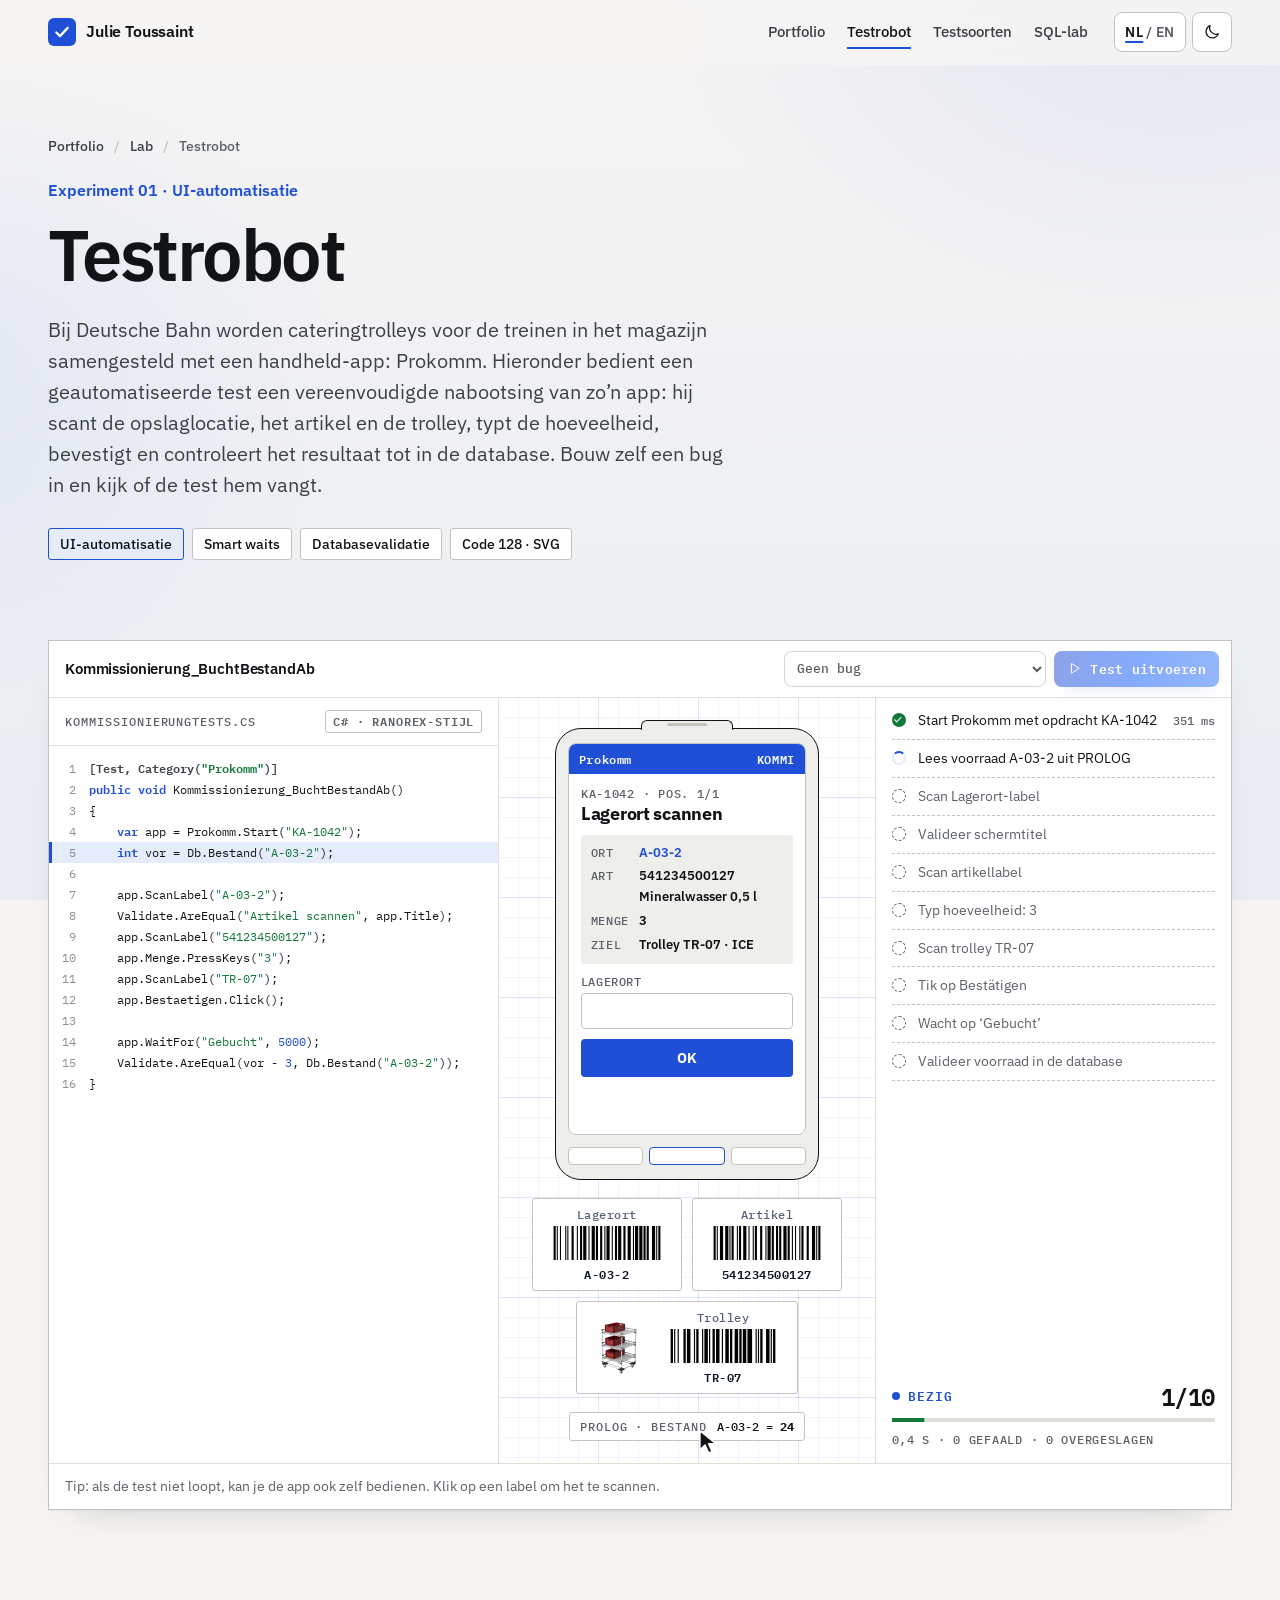
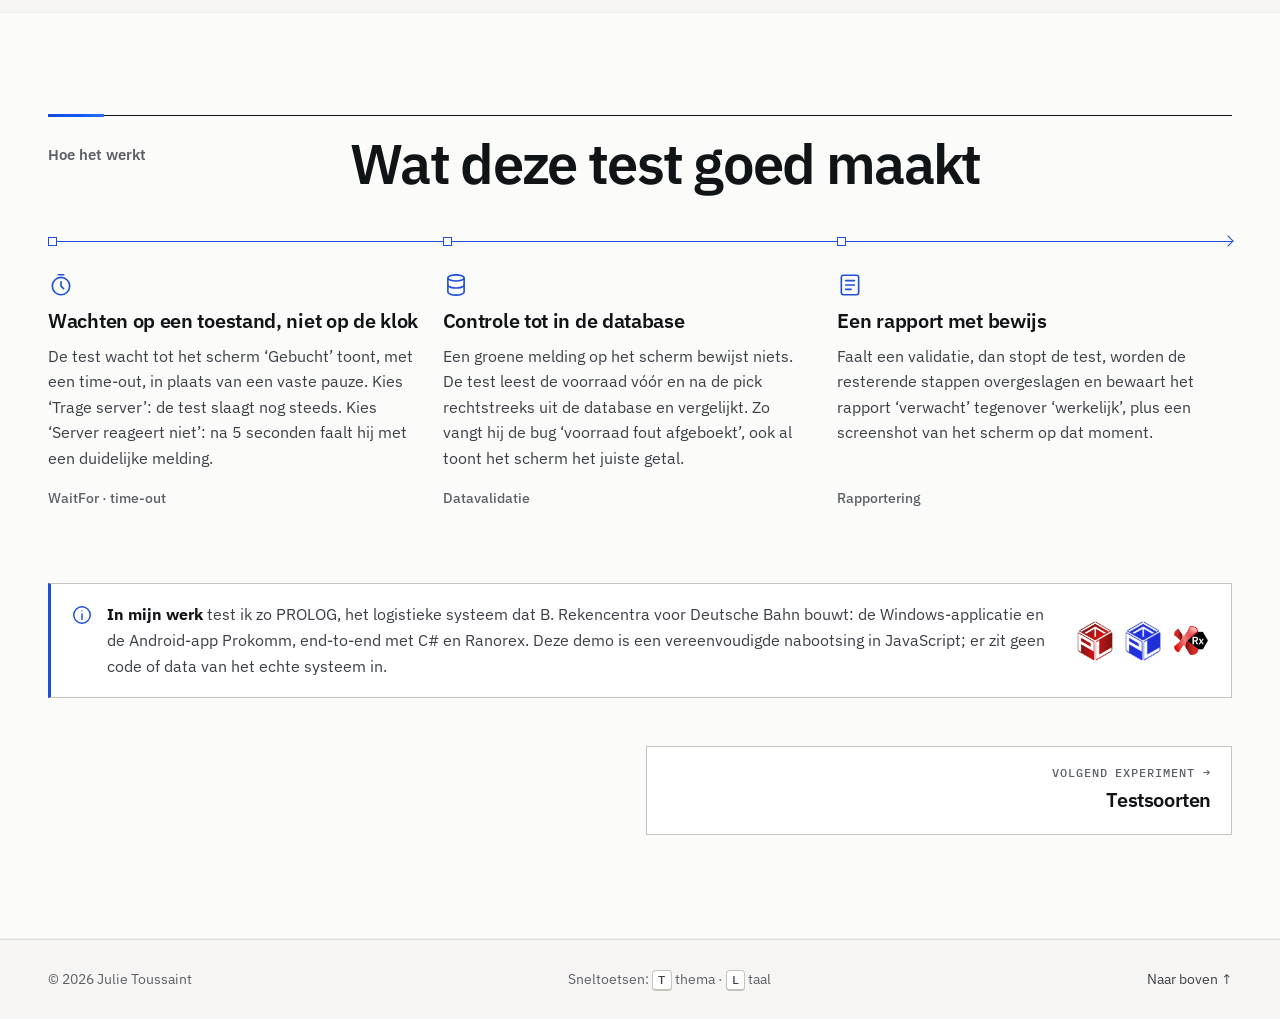
<file: lab/testrobot.html>
<!doctype html>
<html lang="nl">
<head>
  <meta charset="utf-8">
  <meta name="viewport" content="width=device-width, initial-scale=1">
  <title>Testrobot · Lab · Julie Toussaint</title>
  <meta name="description" data-i18n-attr="content:rb.meta" content="Lab-experiment: een geautomatiseerde UI-test bedient een nagebootste versie van Prokomm, de handheld-app waarmee bij Deutsche Bahn het orderpicken van cateringtrolleys gebeurt. Bouw een bug in en zie hoe de test hem vangt.">
  <meta name="color-scheme" content="light dark">
  <meta name="theme-color" content="#f6f5f4" media="(prefers-color-scheme: light)">
  <meta name="theme-color" content="#131417" media="(prefers-color-scheme: dark)">
  <link rel="canonical" href="https://jt.julietous.workers.dev/lab/testrobot">
  <meta property="og:type" content="website">
  <meta property="og:title" content="Testrobot · Lab · Julie Toussaint">
  <meta property="og:url" content="https://jt.julietous.workers.dev/lab/testrobot">
  <meta property="og:image" content="https://jt.julietous.workers.dev/assets/julie-toussaint.jpg">
  <link rel="icon" href="../assets/favicon.svg" type="image/svg+xml">
  <link rel="preconnect" href="https://fonts.googleapis.com">
  <link rel="preconnect" href="https://fonts.gstatic.com" crossorigin>
  <link rel="stylesheet" href="https://fonts.googleapis.com/css2?family=IBM+Plex+Sans:wght@400;500;600;700&amp;family=IBM+Plex+Mono:wght@400;500;600&amp;display=swap">
  <link rel="stylesheet" href="../css/style.css?v=14">
  <link rel="stylesheet" href="../css/lab.css">
  <script>
    (function (r) {
      r.classList.add('js');
      try {
        var t = localStorage.getItem('jt-theme');
        if (t === 'light' || t === 'dark') r.setAttribute('data-theme', t);
      } catch (e) {}
      setTimeout(function () { if (!window.JT_READY) r.classList.remove('js'); }, 4000);
    })(document.documentElement);
  </script>
  <script src="../js/lab-robot.js" defer></script>
  <script src="../js/main.js?v=14" defer></script>
</head>
<body>
  <a class="skip" href="#main" data-i18n="skip">Ga naar de inhoud</a>

  <header class="top" id="topbar">
    <div class="wrap top__in">
      <a class="brand" href="../index.html">
        <svg class="brand__mark" viewBox="0 0 32 32" aria-hidden="true" focusable="false"><rect class="bm-bg" width="32" height="32" rx="7"/><path class="bm-tick" d="M9.5 16.5l4.2 4.2 8.8-9.4"/></svg>
        <span class="brand__name">Julie Toussaint</span>
      </a>

      <nav class="nav" id="nav" aria-label="Hoofdnavigatie" data-i18n-attr="aria-label:nav.label">
        <ol class="nav__list">
          <li><a href="../index.html"><span>Portfolio</span></a></li>
          <li><a class="is-active" href="testrobot.html" aria-current="page"><span>Testrobot</span></a></li>
          <li><a href="testsoorten.html"><span data-i18n="lab.n2">Testsoorten</span></a></li>
          <li><a href="sql.html"><span>SQL-lab</span></a></li>
        </ol>
      </nav>

      <div class="tools">
        <button class="tool tool--lang" id="lang-btn" type="button" aria-label="Wissel naar Engels" data-i18n-attr="aria-label:lang.switch">
          <span class="lang-nl">NL</span><span class="lang-sep" aria-hidden="true">/</span><span class="lang-en">EN</span>
        </button>
        <button class="tool" id="theme-btn" type="button" aria-label="Wissel thema">
          <svg class="ic ic--moon" viewBox="0 0 24 24" aria-hidden="true" focusable="false"><path d="M20.5 14.5A8.5 8.5 0 0 1 9.5 3.5a8.5 8.5 0 1 0 11 11z"/></svg>
          <svg class="ic ic--sun" viewBox="0 0 24 24" aria-hidden="true" focusable="false"><circle cx="12" cy="12" r="4"/><path d="M12 2.5v2M12 19.5v2M4.6 4.6 6 6M18 18l1.4 1.4M2.5 12h2M19.5 12h2M4.6 19.4 6 18M18 6l1.4-1.4"/></svg>
        </button>
        <button class="tool tool--menu" id="menu-btn" type="button" aria-expanded="false" aria-controls="nav" aria-label="Navigatiemenu" data-i18n-attr="aria-label:nav.menu">
          <svg class="ic ic--open" viewBox="0 0 24 24" aria-hidden="true" focusable="false"><path d="M4 7h16M4 12h16M4 17h16"/></svg>
          <svg class="ic ic--close" viewBox="0 0 24 24" aria-hidden="true" focusable="false"><path d="M6 6l12 12M18 6 6 18"/></svg>
        </button>
      </div>
    </div>
  </header>

  <main id="main" tabindex="-1">
    <section class="lhero" id="top" aria-labelledby="page-title">
      <div class="wrap">
        <p class="crumb"><a href="../index.html">Portfolio</a><span class="crumb__sep" aria-hidden="true">/</span><a href="../index.html#lab">Lab</a><span class="crumb__sep" aria-hidden="true">/</span><span aria-current="page">Testrobot</span></p>
        <p class="hero__eyebrow"><span data-i18n="rb.eyebrow">Experiment 01 · UI-automatisatie</span></p>
        <h1 class="lhero__title" id="page-title">Testrobot</h1>
        <p class="hero__lead" data-i18n="rb.lead">Bij Deutsche Bahn worden cateringtrolleys voor de treinen in het magazijn samengesteld met een handheld-app: Prokomm. Hieronder bedient een geautomatiseerde test een vereenvoudigde nabootsing van zo’n app: hij scant de opslaglocatie, het artikel en de trolley, typt de hoeveelheid, bevestigt en controleert het resultaat tot in de database. Bouw zelf een bug in en kijk of de test hem vangt.</p>
        <ul class="chips">
          <li class="chip chip--core" data-i18n="rb.c1">UI-automatisatie</li><li class="chip">Smart waits</li><li class="chip" data-i18n="rb.c3">Databasevalidatie</li><li class="chip">Code 128 · SVG</li>
        </ul>
      </div>
    </section>

    <section class="lsec" aria-label="Demo">
      <div class="wrap">
        <div class="panel">
          <div class="panel__bar">
            <span class="panel__title">Kommissionierung_BuchtBestandAb</span>
            <div class="panel__tools">
              <label class="sr-only" for="rb-bug" data-i18n="rb.bugL">Bug inbouwen</label>
              <select class="sel" id="rb-bug">
                <option value="none" data-i18n="rb.b0">Geen bug</option>
                <option value="title" data-i18n="rb.b1">Bug: verkeerde schermtitel</option>
                <option value="stock" data-i18n="rb.b2">Bug: voorraad fout afgeboekt</option>
                <option value="slow" data-i18n="rb.b3">Trage server (2,5 s)</option>
                <option value="hang" data-i18n="rb.b4">Server reageert niet</option>
              </select>
              <button class="mini mini--go" id="rb-run" type="button">
                <svg class="ic" viewBox="0 0 24 24" aria-hidden="true" focusable="false"><path d="M7 4.5v15l12-7.5z"/></svg>
                <span id="rb-run-l" data-i18n="rb.run">Test uitvoeren</span>
              </button>
            </div>
          </div>

          <div class="robot" id="rb">
            <div class="robot__code">
              <div class="robot__file"><span class="lbl">KommissionierungTests.cs</span><span class="pill" data-i18n="rb.style">C# · Ranorex-stijl</span></div>
              <ol class="code" tabindex="0" id="rb-code" aria-label="Testscript">
                <li><span class="a">[Test, Category(<span class="s">"Prokomm"</span>)]</span></li>
                <li><span class="k">public void</span> Kommissionierung_BuchtBestandAb()</li>
                <li>{</li>
                <li>    <span class="k">var</span> app = Prokomm.Start(<span class="s">"KA-1042"</span>);</li>
                <li>    <span class="k">int</span> vor = Db.Bestand(<span class="s">"A-03-2"</span>);</li>
                <li></li>
                <li>    app.ScanLabel(<span class="s">"A-03-2"</span>);</li>
                <li>    Validate.AreEqual(<span class="s">"Artikel scannen"</span>, app.Title);</li>
                <li>    app.ScanLabel(<span class="s">"541234500127"</span>);</li>
                <li>    app.Menge.PressKeys(<span class="s">"3"</span>);</li>
                <li>    app.ScanLabel(<span class="s">"TR-07"</span>);</li>
                <li>    app.Bestaetigen.Click();</li>
                <li></li>
                <li>    app.WaitFor(<span class="s">"Gebucht"</span>, <span class="n">5000</span>);</li>
                <li>    Validate.AreEqual(vor - <span class="n">3</span>, Db.Bestand(<span class="s">"A-03-2"</span>));</li>
                <li>}</li>
              </ol>
            </div>

            <div class="robot__stage" id="rb-stage">
              <div class="hh" id="hh">
                <div class="hh__screen">
                  <div class="hh__status"><span>Prokomm</span><span>KOMMI</span></div>
                  <div class="hh__body">
                    <div>
                      <p class="hh__order">KA-1042 · Pos. 1/1</p>
                      <p class="hh__title" id="hh-title">Lagerort scannen</p>
                    </div>
                    <dl class="hh__task">
                      <dt>Ort</dt><dd data-t="loc">A-03-2</dd>
                      <dt>Art</dt><dd data-t="art">541234500127<br>Mineralwasser 0,5 l</dd>
                      <dt>Menge</dt><dd data-t="qty">3</dd>
                      <dt>Ziel</dt><dd data-t="trolley">Trolley TR-07 · ICE</dd>
                    </dl>
                    <form class="hh__form" id="hh-form" autocomplete="off">
                      <label class="hh__field" id="hh-field"><span id="hh-lbl">Lagerort</span><input class="hh__input" id="hh-in" spellcheck="false"></label>
                      <label class="hh__field" id="hh-field2" hidden><span>Trolley</span><input class="hh__input" id="hh-tr" spellcheck="false"></label>
                      <button class="hh__ok" id="hh-ok" type="submit">OK</button>
                    </form>
                    <p class="hh__msg" id="hh-msg" role="status"></p>
                  </div>
                </div>
                <div class="hh__keys" aria-hidden="true"><span></span><span></span><span></span></div>
              </div>

              <div class="labels">
                <button class="blabel" id="lb-loc" type="button" data-code="A-03-2"><span class="blabel__k">Lagerort</span><svg aria-hidden="true" focusable="false"></svg><span>A-03-2</span></button>
                <button class="blabel" id="lb-art" type="button" data-code="541234500127"><span class="blabel__k">Artikel</span><svg aria-hidden="true" focusable="false"></svg><span>541234500127</span></button>
                <button class="blabel blabel--tr" id="lb-tr" type="button" data-code="TR-07"><img src="../assets/trolley.jpg" width="256" height="256" alt="" decoding="async"><span class="blabel__k">Trolley</span><svg aria-hidden="true" focusable="false"></svg><span>TR-07</span></button>
              </div>

              <p class="dbread" id="rb-db"><span class="lbl">PROLOG · BESTAND</span><span>A-03-2 = <b id="rb-dbv">24</b></span></p>

              <div class="cursor" id="rb-cursor" aria-hidden="true"><svg viewBox="0 0 22 26"><path d="M1.5 1.5v19.2l5.2-4.8 3.5 7.9 3.4-1.5-3.4-7.7h7.3z"/></svg></div>
              <div class="robot__shield"></div>
            </div>

            <div class="robot__side">
              <ol class="tsteps" id="rb-steps" aria-live="polite"></ol>
              <div class="sum is-idle" id="rb-sum">
                <p class="sum__line">
                  <span class="sum__state" id="rb-state" data-i18n="rb.idle">Klaar om te starten</span>
                  <span class="sum__count"><b id="rb-n">0</b>/10</span>
                </p>
                <div class="sum__bar" aria-hidden="true"><i id="rb-bar"></i></div>
                <p class="sum__meta"><span id="rb-time">0.0 s</span> · <span id="rb-fails">0</span> <span data-i18n="fig.failed">gefaald</span> · <span id="rb-skips">0</span> <span data-i18n="fig.skipped">overgeslagen</span></p>
              </div>
              <div class="report" id="rb-report" hidden>
                <p class="report__h" id="rb-rh"></p>
                <div class="report__grid">
                  <dl class="report__diff">
                    <div><dt data-i18n="rb.exp">Verwacht</dt><dd id="rb-exp"></dd></div>
                    <div><dt data-i18n="rb.act">Werkelijk</dt><dd id="rb-act"></dd></div>
                  </dl>
                  <figure class="report__shot"><div class="report__frame" id="rb-shot"></div><figcaption data-i18n="rb.shot">Screenshot op het moment van falen</figcaption></figure>
                </div>
              </div>
            </div>
          </div>
          <p class="panel__cap" data-i18n="rb.cap">Tip: als de test niet loopt, kan je de app ook zelf bedienen. Klik op een label om het te scannen.</p>
          <p class="noscript-note" data-i18n="lab.nojs">Deze demo heeft JavaScript nodig.</p>
        </div>
      </div>
    </section>

    <section class="sec lsec--notes" aria-labelledby="h-notes">
      <div class="wrap grid">
        <div class="sec__head">
          <p class="sec__idx"><span data-i18n="lab.how">Hoe het werkt</span></p>
          <h2 id="h-notes" data-i18n="rb.nh">Wat deze test goed maakt</h2>
        </div>
        <ol class="flow flow--3">
          <li class="step reveal">
            <svg class="ic step__ic" viewBox="0 0 24 24" aria-hidden="true" focusable="false"><circle cx="12" cy="13" r="8"/><path d="M12 9v4l2.5 2.5M9.5 2.5h5"/></svg>
            <h3 data-i18n="rb.n1h">Wachten op een toestand, niet op de klok</h3>
            <p data-i18n="rb.n1p">De test wacht tot het scherm ‘Gebucht’ toont, met een time-out, in plaats van een vaste pauze. Kies ‘Trage server’: de test slaagt nog steeds. Kies ‘Server reageert niet’: na 5 seconden faalt hij met een duidelijke melding.</p>
            <p class="step__meta">WaitFor · time-out</p>
          </li>
          <li class="step reveal" style="--i:1">
            <svg class="ic step__ic" viewBox="0 0 24 24" aria-hidden="true" focusable="false"><ellipse cx="12" cy="5.5" rx="7.5" ry="2.8"/><path d="M4.5 5.5v13c0 1.5 3.4 2.8 7.5 2.8s7.5-1.3 7.5-2.8v-13"/><path d="M4.5 12c0 1.5 3.4 2.8 7.5 2.8s7.5-1.3 7.5-2.8"/></svg>
            <h3 data-i18n="rb.n2h">Controle tot in de database</h3>
            <p data-i18n="rb.n2p">Een groene melding op het scherm bewijst niets. De test leest de voorraad vóór en na de pick rechtstreeks uit de database en vergelijkt. Zo vangt hij de bug ‘voorraad fout afgeboekt’, ook al toont het scherm het juiste getal.</p>
            <p class="step__meta" data-i18n="rb.n2m">Datavalidatie</p>
          </li>
          <li class="step reveal" style="--i:2">
            <svg class="ic step__ic" viewBox="0 0 24 24" aria-hidden="true" focusable="false"><rect x="4" y="3" width="16" height="18" rx="2"/><path d="M8 8h8M8 12h8M8 16h5"/></svg>
            <h3 data-i18n="rb.n3h">Een rapport met bewijs</h3>
            <p data-i18n="rb.n3p">Faalt een validatie, dan stopt de test, worden de resterende stappen overgeslagen en bewaart het rapport ‘verwacht’ tegenover ‘werkelijk’, plus een screenshot van het scherm op dat moment.</p>
            <p class="step__meta" data-i18n="rb.n3m">Rapportering</p>
          </li>
        </ol>
        <p class="aside-note reveal">
          <svg class="ic" viewBox="0 0 24 24" aria-hidden="true" focusable="false"><circle cx="12" cy="12" r="9"/><path d="M12 11v6M12 7.5v.01"/></svg>
          <span data-i18n="rb.note"><strong>In mijn werk</strong> test ik zo PROLOG, het logistieke systeem dat B. Rekencentra voor Deutsche Bahn bouwt: de Windows-applicatie en de Android-app Prokomm, end-to-end met C# en Ranorex. Deze demo is een vereenvoudigde nabootsing in JavaScript; er zit geen code of data van het echte systeem in.</span>
          <span class="aside-note__logos" aria-hidden="true"><img src="../assets/prolog.png" width="256" height="256" alt=""><img src="../assets/prokomm.png" width="64" height="64" alt=""><img class="is-tile" src="../assets/ranorex.jpg" width="242" height="208" alt=""></span>
        </p>
        <nav class="pager" aria-label="Experimenten" data-i18n-attr="aria-label:lab.exps">
          <a class="pager__next" href="testsoorten.html"><span class="pager__k" data-i18n="lab.next">Volgend experiment →</span><span class="pager__t" data-i18n="lab.n2">Testsoorten</span></a>
        </nav>
      </div>
    </section>
  </main>

  <footer class="foot">
    <div class="wrap foot__in">
      <p>© <span id="year">2026</span> Julie Toussaint</p>
      <p class="foot__keys" data-i18n="foot.keys">Sneltoetsen: <kbd>T</kbd> thema · <kbd>L</kbd> taal</p>
      <a class="foot__top" href="#top" data-i18n="foot.top">Naar boven ↑</a>
    </div>
  </footer>
</body>
</html>
</file>
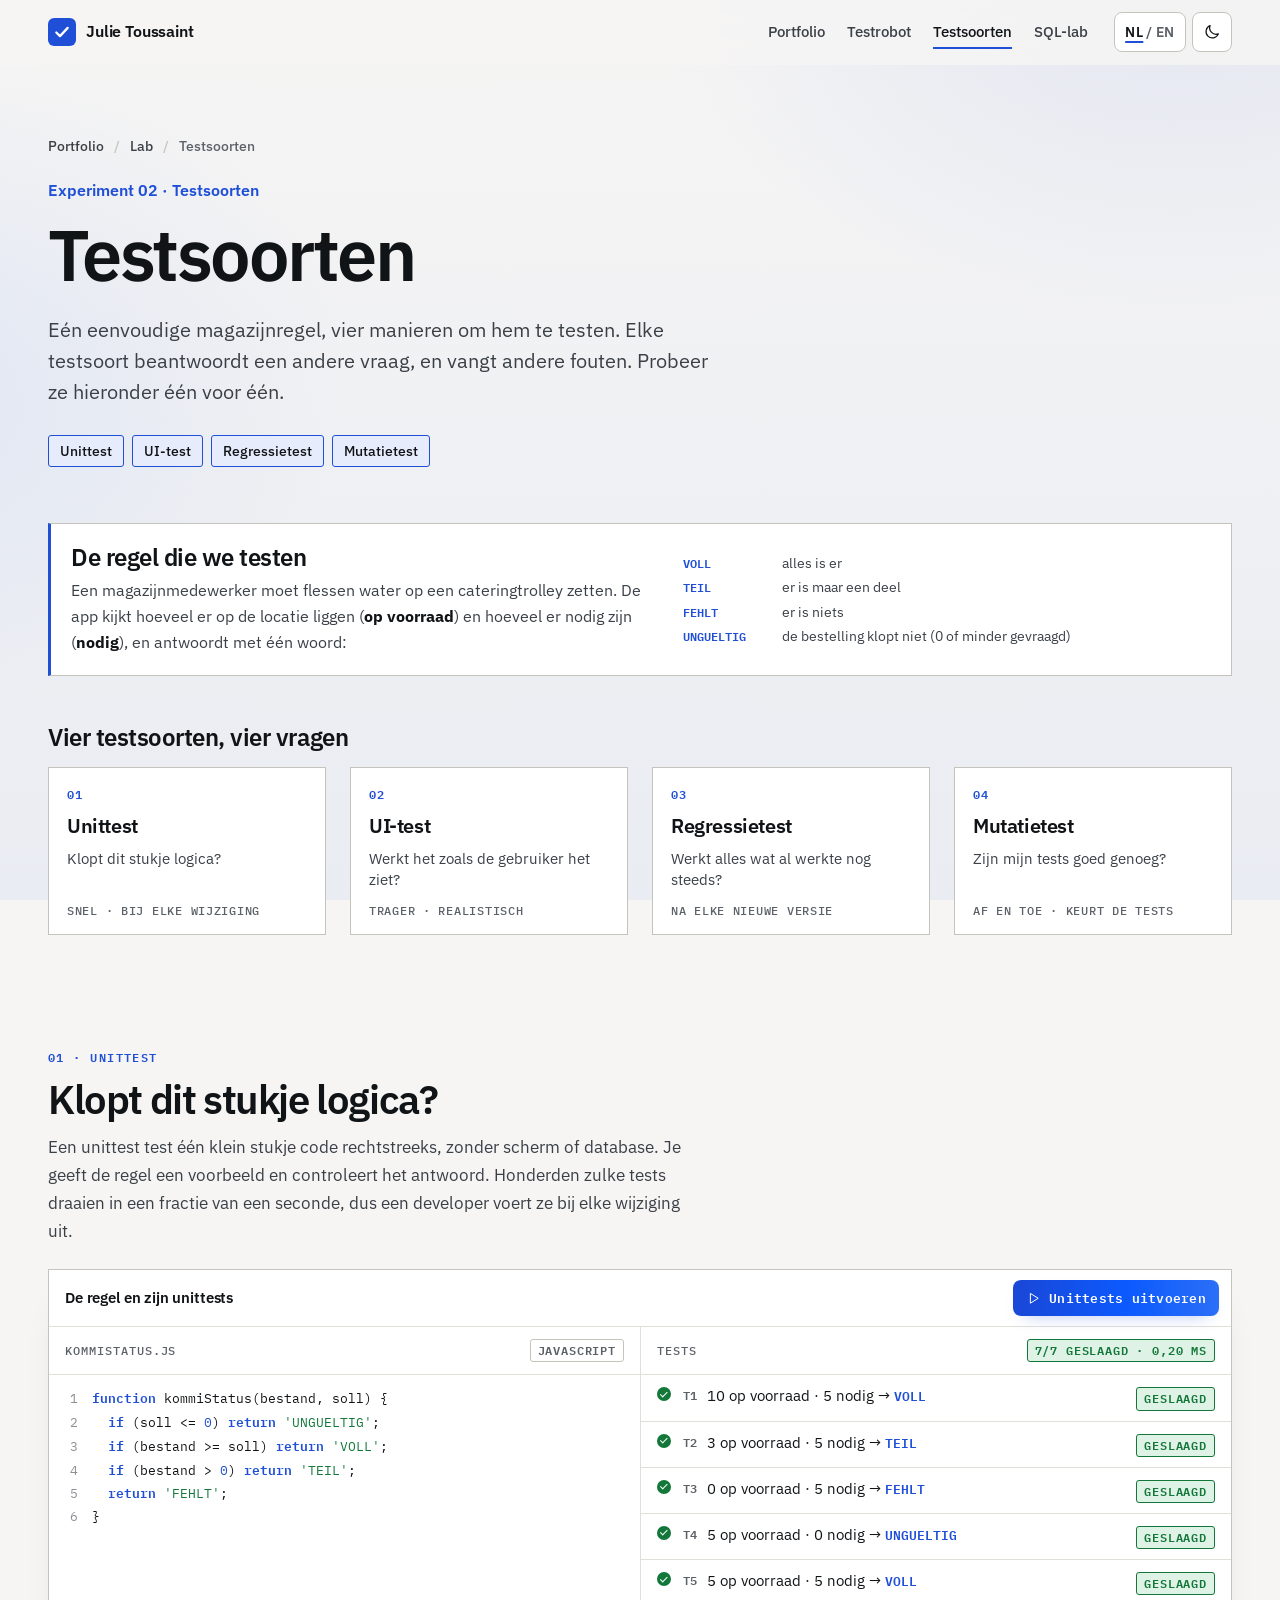
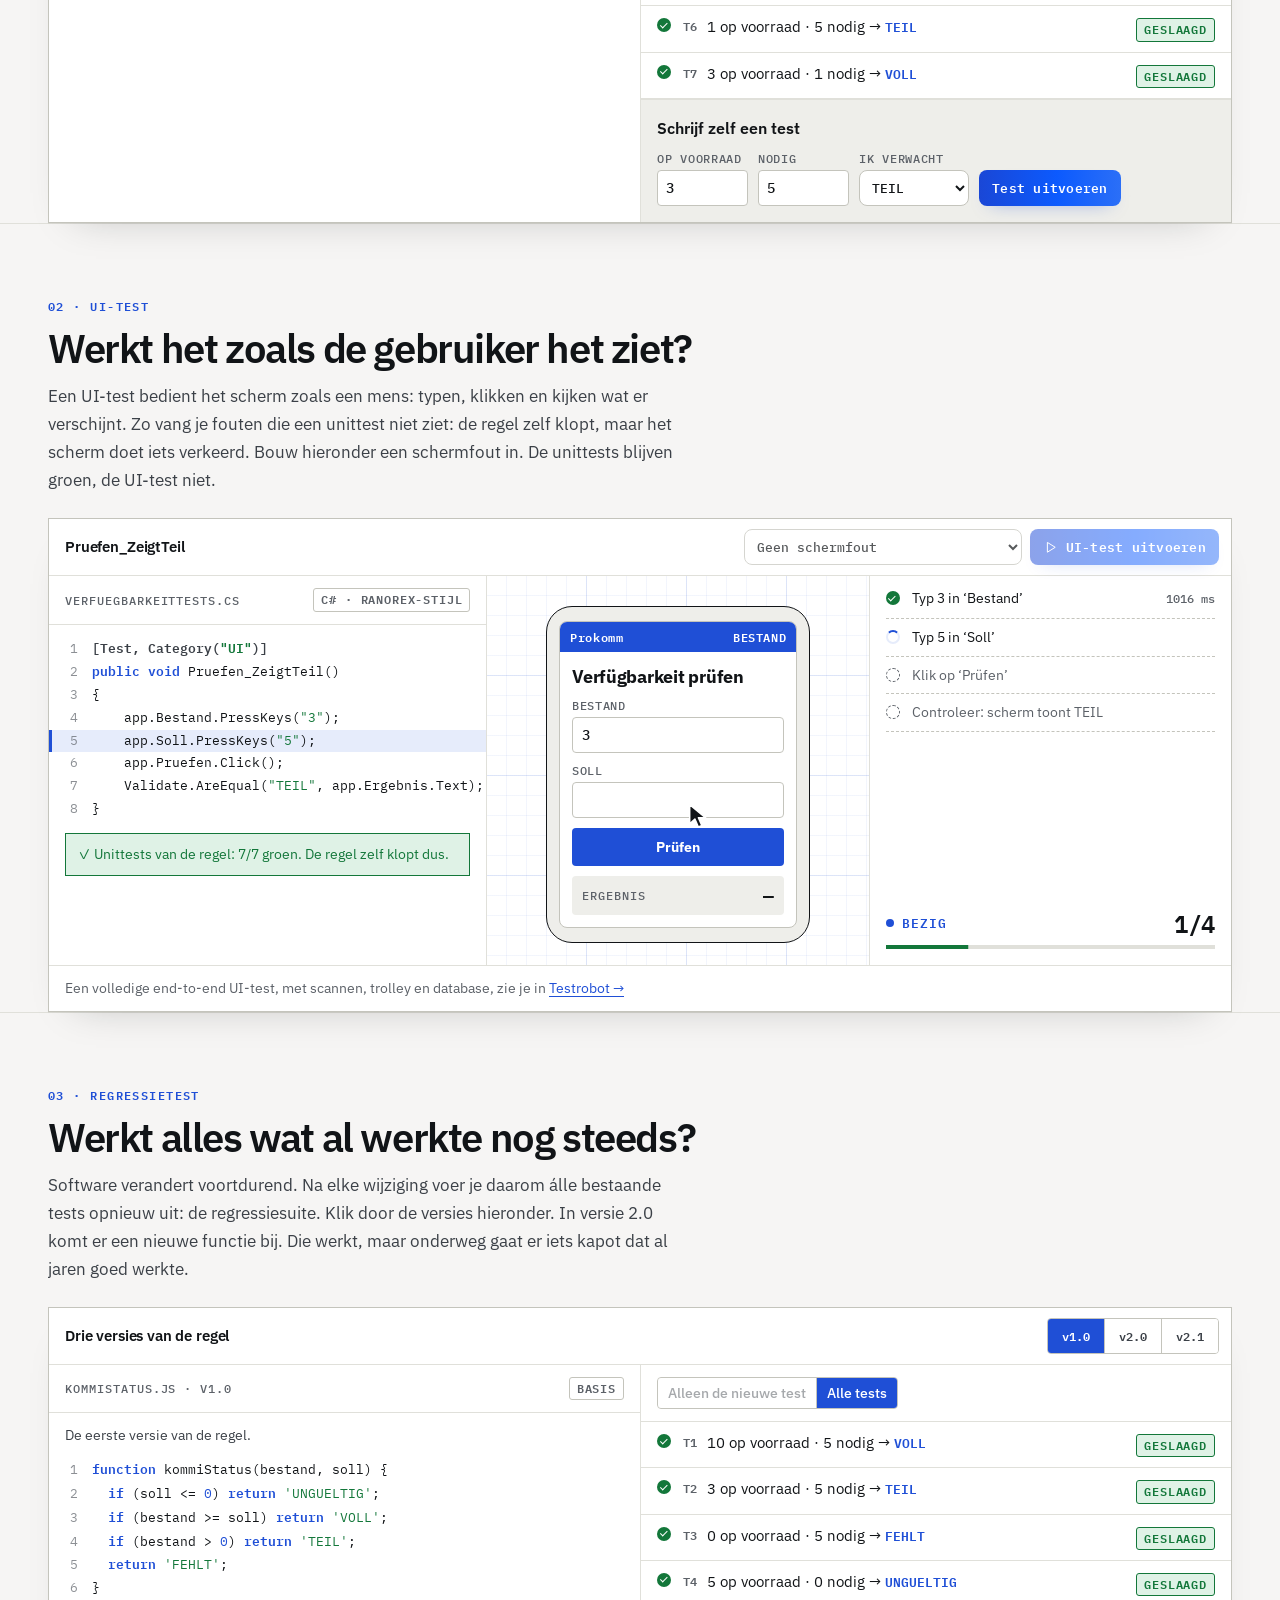
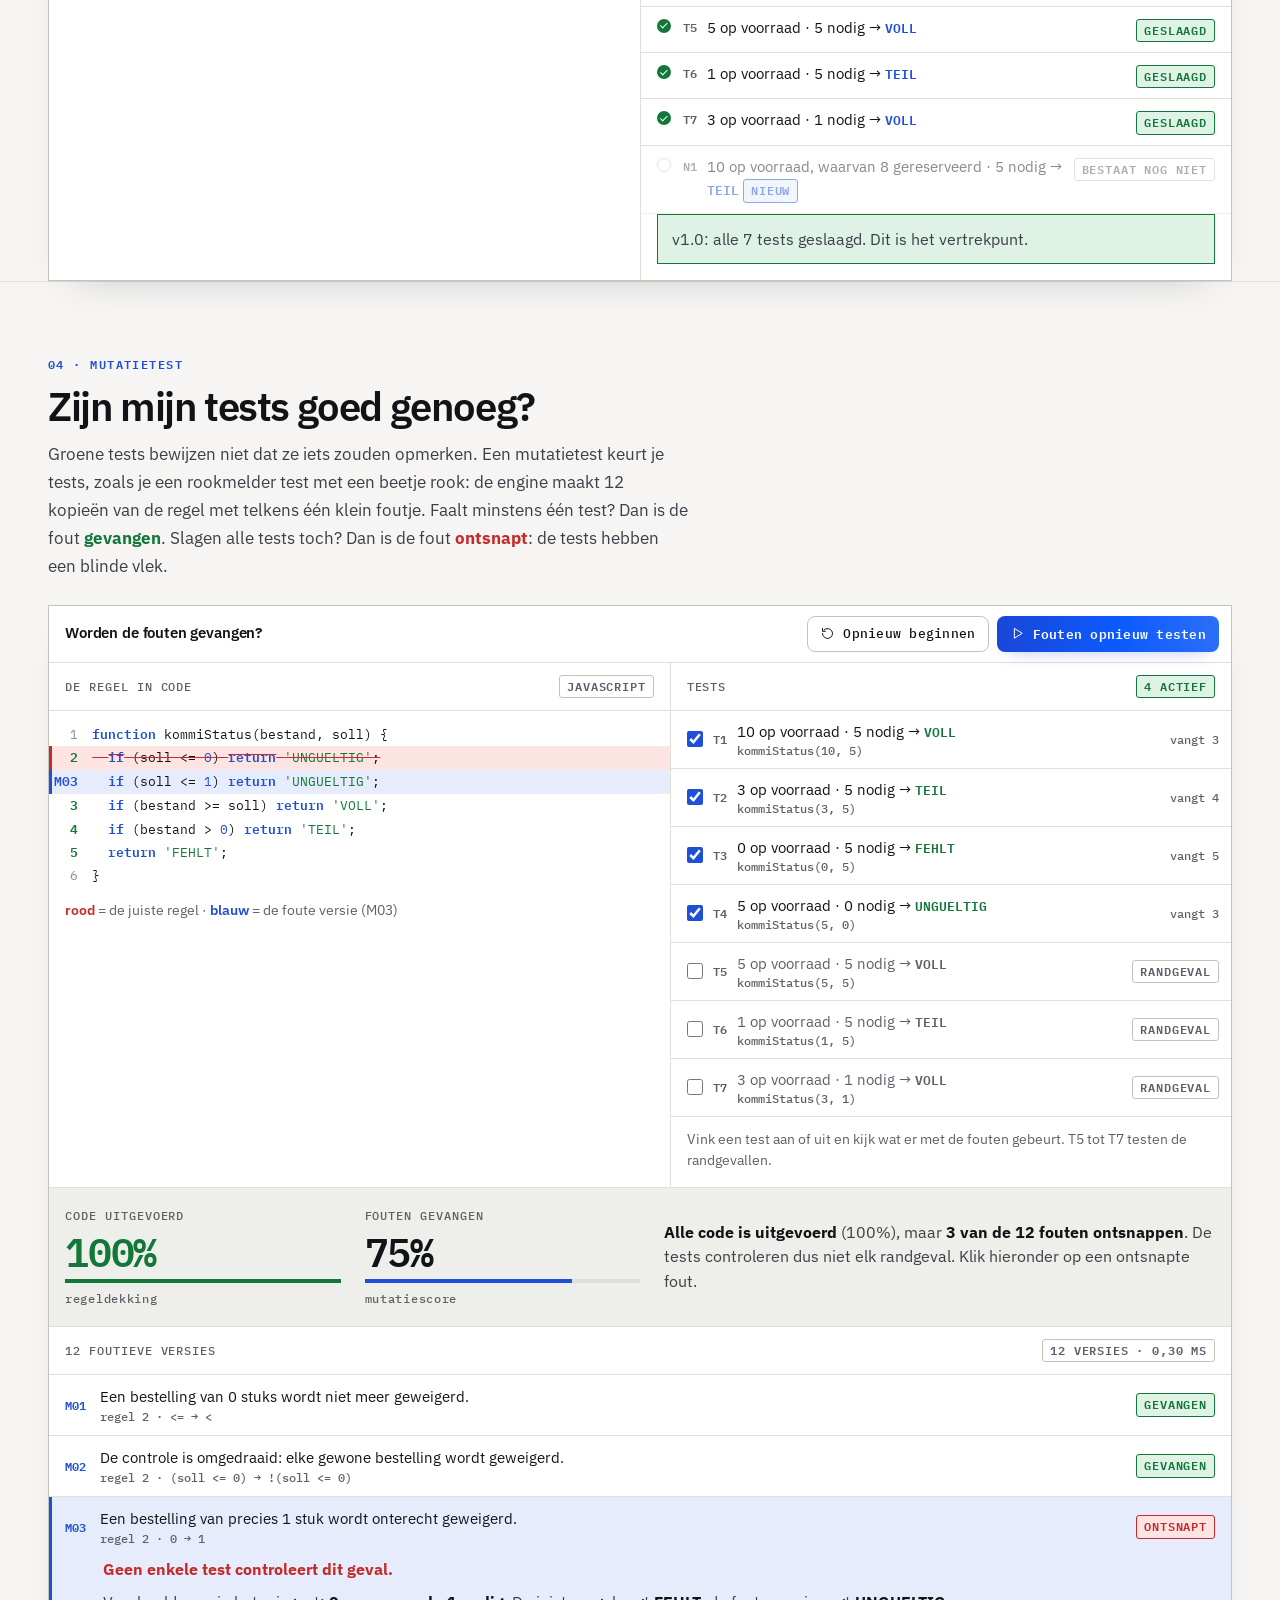
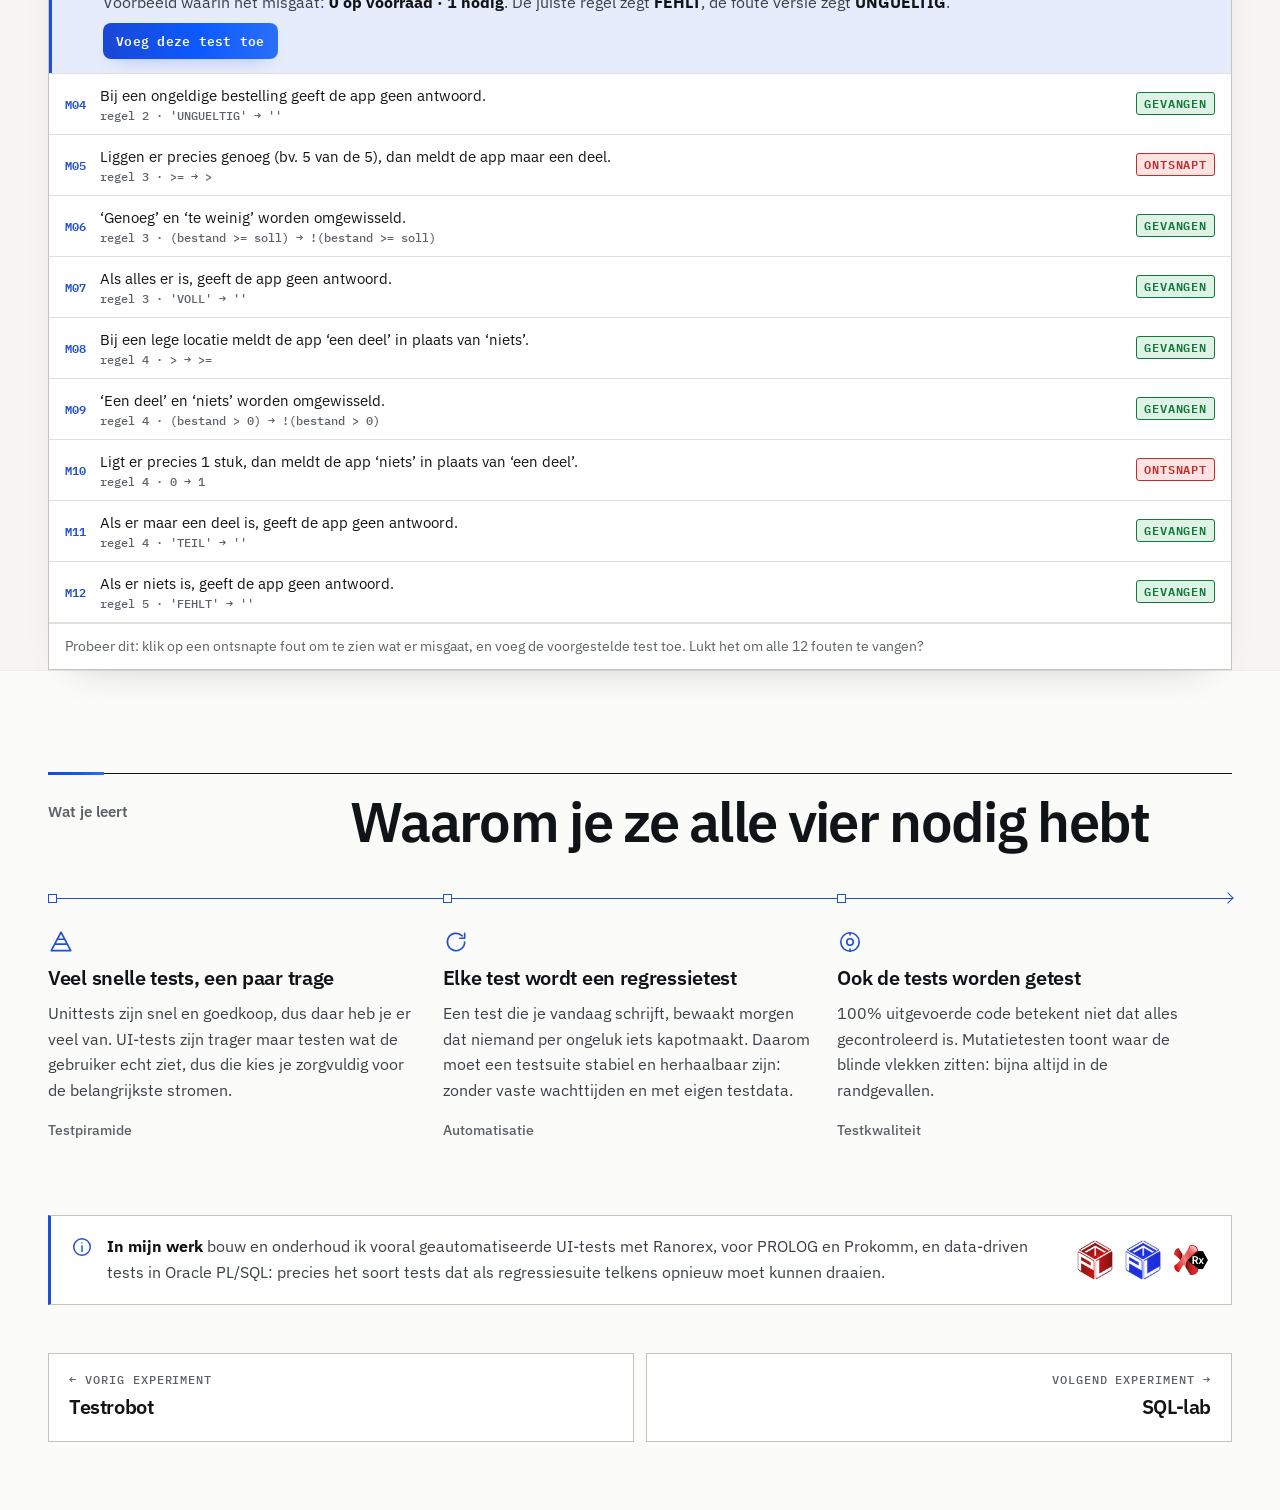
<file: lab/testsoorten.html>
<!doctype html>
<html lang="nl">
<head>
  <meta charset="utf-8">
  <meta name="viewport" content="width=device-width, initial-scale=1">
  <title>Testsoorten · Lab · Julie Toussaint</title>
  <meta name="description" data-i18n-attr="content:ts.meta" content="Lab-experiment: één magazijnregel, vier manieren om hem te testen. Unittest, UI-test, regressietest en mutatietest, elk met een interactieve demo.">
  <meta name="color-scheme" content="light dark">
  <meta name="theme-color" content="#f6f5f4" media="(prefers-color-scheme: light)">
  <meta name="theme-color" content="#131417" media="(prefers-color-scheme: dark)">
  <link rel="canonical" href="https://jt.julietous.workers.dev/lab/testsoorten">
  <meta property="og:type" content="website">
  <meta property="og:title" content="Testsoorten · Lab · Julie Toussaint">
  <meta property="og:url" content="https://jt.julietous.workers.dev/lab/testsoorten">
  <meta property="og:image" content="https://jt.julietous.workers.dev/assets/julie-toussaint.jpg">
  <link rel="icon" href="../assets/favicon.svg" type="image/svg+xml">
  <link rel="preconnect" href="https://fonts.googleapis.com">
  <link rel="preconnect" href="https://fonts.gstatic.com" crossorigin>
  <link rel="stylesheet" href="https://fonts.googleapis.com/css2?family=IBM+Plex+Sans:wght@400;500;600;700&amp;family=IBM+Plex+Mono:wght@400;500;600&amp;display=swap">
  <link rel="stylesheet" href="../css/style.css?v=14">
  <link rel="stylesheet" href="../css/lab.css">
  <script>
    (function (r) {
      r.classList.add('js');
      try {
        var t = localStorage.getItem('jt-theme');
        if (t === 'light' || t === 'dark') r.setAttribute('data-theme', t);
      } catch (e) {}
      setTimeout(function () { if (!window.JT_READY) r.classList.remove('js'); }, 4000);
    })(document.documentElement);
  </script>
  <script src="../js/lab-testsoorten.js" defer></script>
  <script src="../js/main.js?v=14" defer></script>
</head>
<body>
  <a class="skip" href="#main" data-i18n="skip">Ga naar de inhoud</a>

  <header class="top" id="topbar">
    <div class="wrap top__in">
      <a class="brand" href="../index.html">
        <svg class="brand__mark" viewBox="0 0 32 32" aria-hidden="true" focusable="false"><rect class="bm-bg" width="32" height="32" rx="7"/><path class="bm-tick" d="M9.5 16.5l4.2 4.2 8.8-9.4"/></svg>
        <span class="brand__name">Julie Toussaint</span>
      </a>

      <nav class="nav" id="nav" aria-label="Hoofdnavigatie" data-i18n-attr="aria-label:nav.label">
        <ol class="nav__list">
          <li><a href="../index.html"><span>Portfolio</span></a></li>
          <li><a href="testrobot.html"><span>Testrobot</span></a></li>
          <li><a class="is-active" href="testsoorten.html" aria-current="page"><span data-i18n="lab.n2">Testsoorten</span></a></li>
          <li><a href="sql.html"><span>SQL-lab</span></a></li>
        </ol>
      </nav>

      <div class="tools">
        <button class="tool tool--lang" id="lang-btn" type="button" aria-label="Wissel naar Engels" data-i18n-attr="aria-label:lang.switch">
          <span class="lang-nl">NL</span><span class="lang-sep" aria-hidden="true">/</span><span class="lang-en">EN</span>
        </button>
        <button class="tool" id="theme-btn" type="button" aria-label="Wissel thema">
          <svg class="ic ic--moon" viewBox="0 0 24 24" aria-hidden="true" focusable="false"><path d="M20.5 14.5A8.5 8.5 0 0 1 9.5 3.5a8.5 8.5 0 1 0 11 11z"/></svg>
          <svg class="ic ic--sun" viewBox="0 0 24 24" aria-hidden="true" focusable="false"><circle cx="12" cy="12" r="4"/><path d="M12 2.5v2M12 19.5v2M4.6 4.6 6 6M18 18l1.4 1.4M2.5 12h2M19.5 12h2M4.6 19.4 6 18M18 6l1.4-1.4"/></svg>
        </button>
        <button class="tool tool--menu" id="menu-btn" type="button" aria-expanded="false" aria-controls="nav" aria-label="Navigatiemenu" data-i18n-attr="aria-label:nav.menu">
          <svg class="ic ic--open" viewBox="0 0 24 24" aria-hidden="true" focusable="false"><path d="M4 7h16M4 12h16M4 17h16"/></svg>
          <svg class="ic ic--close" viewBox="0 0 24 24" aria-hidden="true" focusable="false"><path d="M6 6l12 12M18 6 6 18"/></svg>
        </button>
      </div>
    </div>
  </header>

  <main id="main" tabindex="-1">
    <section class="lhero" id="top" aria-labelledby="page-title">
      <div class="wrap">
        <p class="crumb"><a href="../index.html">Portfolio</a><span class="crumb__sep" aria-hidden="true">/</span><a href="../index.html#lab">Lab</a><span class="crumb__sep" aria-hidden="true">/</span><span aria-current="page">Testsoorten</span></p>
        <p class="hero__eyebrow"><span data-i18n="ts.eyebrow">Experiment 02 · Testsoorten</span></p>
        <h1 class="lhero__title" id="page-title" data-i18n="lab.n2">Testsoorten</h1>
        <p class="hero__lead" data-i18n="ts.lead">Eén eenvoudige magazijnregel, vier manieren om hem te testen. Elke testsoort beantwoordt een andere vraag, en vangt andere fouten. Probeer ze hieronder één voor één.</p>
        <ul class="chips">
          <li class="chip chip--core">Unittest</li><li class="chip chip--core">UI-test</li><li class="chip chip--core" data-i18n="ts.chipR">Regressietest</li><li class="chip chip--core" data-i18n="ts.chipM">Mutatietest</li>
        </ul>
      </div>
    </section>

    <!-- ============ De regel + overzicht ============ -->
    <section class="lsec lsec--intro" aria-labelledby="h-rule">
      <div class="wrap">
        <div class="rulebox">
          <div class="rulebox__txt">
            <h2 id="h-rule" data-i18n="ts.ruleH">De regel die we testen</h2>
            <p data-i18n="ts.ruleP">Een magazijnmedewerker moet flessen water op een cateringtrolley zetten. De app kijkt hoeveel er op de locatie liggen (<b>op voorraad</b>) en hoeveel er nodig zijn (<b>nodig</b>), en antwoordt met één woord:</p>
          </div>
          <dl class="answers">
            <div><dt>VOLL</dt><dd data-i18n="mt.aV">alles is er</dd></div>
            <div><dt>TEIL</dt><dd data-i18n="mt.aT">er is maar een deel</dd></div>
            <div><dt>FEHLT</dt><dd data-i18n="mt.aF">er is niets</dd></div>
            <div><dt>UNGUELTIG</dt><dd data-i18n="mt.aU">de bestelling klopt niet (0 of minder gevraagd)</dd></div>
          </dl>
        </div>

        <h2 class="explain__h" data-i18n="ts.ovH">Vier testsoorten, vier vragen</h2>
        <ol class="tov">
          <li><a href="#unit">
            <span class="tov__n">01</span><span class="tov__name">Unittest</span>
            <span class="tov__q" data-i18n="ts.q1">Klopt dit stukje logica?</span>
            <span class="tov__meta" data-i18n="ts.m1">Snel · bij elke wijziging</span>
          </a></li>
          <li><a href="#ui">
            <span class="tov__n">02</span><span class="tov__name">UI-test</span>
            <span class="tov__q" data-i18n="ts.q2">Werkt het zoals de gebruiker het ziet?</span>
            <span class="tov__meta" data-i18n="ts.m2">Trager · realistisch</span>
          </a></li>
          <li><a href="#regressie">
            <span class="tov__n">03</span><span class="tov__name" data-i18n="ts.chipR">Regressietest</span>
            <span class="tov__q" data-i18n="ts.q3">Werkt alles wat al werkte nog steeds?</span>
            <span class="tov__meta" data-i18n="ts.m3">Na elke nieuwe versie</span>
          </a></li>
          <li><a href="#mutatie">
            <span class="tov__n">04</span><span class="tov__name" data-i18n="ts.chipM">Mutatietest</span>
            <span class="tov__q" data-i18n="ts.q4">Zijn mijn tests goed genoeg?</span>
            <span class="tov__meta" data-i18n="ts.m4">Af en toe · keurt de tests</span>
          </a></li>
        </ol>
      </div>
    </section>

    <!-- ============ 01 Unittest ============ -->
    <section class="lsec tsec" id="unit" aria-labelledby="h-unit">
      <div class="wrap">
        <header class="tsec__head">
          <p class="tsec__n">01 · Unittest</p>
          <h2 id="h-unit" data-i18n="ts.q1">Klopt dit stukje logica?</h2>
          <p class="tsec__lead" data-i18n="ts.u.lead">Een unittest test één klein stukje code rechtstreeks, zonder scherm of database. Je geeft de regel een voorbeeld en controleert het antwoord. Honderden zulke tests draaien in een fractie van een seconde, dus een developer voert ze bij elke wijziging uit.</p>
        </header>
        <div class="panel">
          <div class="panel__bar">
            <span class="panel__title" data-i18n="ts.u.title">De regel en zijn unittests</span>
            <div class="panel__tools">
              <button class="mini mini--go" id="un-run" type="button">
                <svg class="ic" viewBox="0 0 24 24" aria-hidden="true" focusable="false"><path d="M7 4.5v15l12-7.5z"/></svg>
                <span data-i18n="ts.u.run">Unittests uitvoeren</span>
              </button>
            </div>
          </div>
          <div class="duo">
            <div class="duo__a">
              <div class="robot__file"><span class="lbl">kommiStatus.js</span><span class="pill">JavaScript</span></div>
              <ol class="code" tabindex="0" id="un-code" aria-label="Broncode"></ol>
            </div>
            <div class="duo__b">
              <div class="robot__file"><span class="lbl">Tests</span><span class="pill" id="un-sum"></span></div>
              <ul class="rlist" id="un-tests"></ul>
              <form class="own" id="un-own" autocomplete="off">
                <p class="own__h" data-i18n="ts.u.ownH">Schrijf zelf een test</p>
                <div class="own__row">
                  <label><span data-i18n="ts.u.stock">Op voorraad</span><input class="own__in" id="un-a" type="number" inputmode="numeric" min="-9" max="999" value="3"></label>
                  <label><span data-i18n="ts.u.need">Nodig</span><input class="own__in" id="un-b" type="number" inputmode="numeric" min="-9" max="999" value="5"></label>
                  <label><span data-i18n="ts.u.expect">Ik verwacht</span>
                    <select class="sel" id="un-exp"><option>VOLL</option><option selected>TEIL</option><option>FEHLT</option><option>UNGUELTIG</option></select></label>
                  <button class="mini mini--go" type="submit" data-i18n="ts.u.check">Test uitvoeren</button>
                </div>
                <p class="own__out" id="un-out" aria-live="polite"></p>
              </form>
            </div>
          </div>
        </div>
      </div>
    </section>

    <!-- ============ 02 UI-test ============ -->
    <section class="lsec tsec" id="ui" aria-labelledby="h-ui">
      <div class="wrap">
        <header class="tsec__head">
          <p class="tsec__n">02 · UI-test</p>
          <h2 id="h-ui" data-i18n="ts.q2">Werkt het zoals de gebruiker het ziet?</h2>
          <p class="tsec__lead" data-i18n="ts.i.lead">Een UI-test bedient het scherm zoals een mens: typen, klikken en kijken wat er verschijnt. Zo vang je fouten die een unittest niet ziet: de regel zelf klopt, maar het scherm doet iets verkeerd. Bouw hieronder een schermfout in. De unittests blijven groen, de UI-test niet.</p>
        </header>
        <div class="panel">
          <div class="panel__bar">
            <span class="panel__title">Pruefen_ZeigtTeil</span>
            <div class="panel__tools">
              <label class="sr-only" for="ui-bug" data-i18n="rb.bugL">Bug inbouwen</label>
              <select class="sel" id="ui-bug">
                <option value="none" data-i18n="ts.i.b0">Geen schermfout</option>
                <option value="swap" data-i18n="ts.i.b1">Schermfout: velden omgewisseld</option>
                <option value="dead" data-i18n="ts.i.b2">Schermfout: knop doet niets</option>
              </select>
              <button class="mini mini--go" id="ui-run" type="button">
                <svg class="ic" viewBox="0 0 24 24" aria-hidden="true" focusable="false"><path d="M7 4.5v15l12-7.5z"/></svg>
                <span id="ui-run-l" data-i18n="ts.i.run">UI-test uitvoeren</span>
              </button>
            </div>
          </div>
          <div class="uitest" id="ui-wrap">
            <div class="uitest__code">
              <div class="robot__file"><span class="lbl">VerfuegbarkeitTests.cs</span><span class="pill" data-i18n="rb.style">C# · Ranorex-stijl</span></div>
              <ol class="code" tabindex="0" id="ui-code" aria-label="Testscript">
                <li><span class="a">[Test, Category(<span class="s">"UI"</span>)]</span></li>
                <li><span class="k">public void</span> Pruefen_ZeigtTeil()</li>
                <li>{</li>
                <li>    app.Bestand.PressKeys(<span class="s">"3"</span>);</li>
                <li>    app.Soll.PressKeys(<span class="s">"5"</span>);</li>
                <li>    app.Pruefen.Click();</li>
                <li>    Validate.AreEqual(<span class="s">"TEIL"</span>, app.Ergebnis.Text);</li>
                <li>}</li>
              </ol>
              <p class="unitbadge" id="ui-unit"></p>
            </div>
            <div class="robot__stage uitest__stage" id="ui-stage">
              <div class="hh hh--flat" id="ui-hh">
                <div class="hh__screen">
                  <div class="hh__status"><span>Prokomm</span><span>BESTAND</span></div>
                  <form class="hh__body" id="ui-form" autocomplete="off">
                    <p class="hh__title">Verfügbarkeit prüfen</p>
                    <label class="hh__field">Bestand<input class="hh__input" id="ui-stock" inputmode="numeric" spellcheck="false"></label>
                    <label class="hh__field">Soll<input class="hh__input" id="ui-need" inputmode="numeric" spellcheck="false"></label>
                    <button class="hh__ok" id="ui-check" type="submit">Prüfen</button>
                    <p class="hh__result"><span class="lbl">Ergebnis</span><b id="ui-out">—</b></p>
                  </form>
                </div>
              </div>
              <div class="cursor" id="ui-cursor" aria-hidden="true"><svg viewBox="0 0 22 26"><path d="M1.5 1.5v19.2l5.2-4.8 3.5 7.9 3.4-1.5-3.4-7.7h7.3z"/></svg></div>
              <div class="robot__shield"></div>
            </div>
            <div class="uitest__side">
              <ol class="tsteps" id="ui-steps" aria-live="polite"></ol>
              <div class="sum is-idle" id="ui-sum">
                <p class="sum__line"><span class="sum__state" id="ui-state"></span><span class="sum__count"><b id="ui-n">0</b>/4</span></p>
                <div class="sum__bar" aria-hidden="true"><i id="ui-bar"></i></div>
              </div>
              <div class="report" id="ui-report" hidden>
                <p class="report__h">Validate.AreEqual · <span data-i18n="rb.line">regel</span> 7</p>
                <dl class="report__diff">
                  <div><dt data-i18n="rb.exp">Verwacht</dt><dd>"TEIL"</dd></div>
                  <div><dt data-i18n="ts.i.screen">Op het scherm</dt><dd id="ui-act"></dd></div>
                </dl>
              </div>
            </div>
          </div>
          <p class="panel__cap"><span data-i18n="ts.i.cap">Een volledige end-to-end UI-test, met scannen, trolley en database, zie je in</span> <a href="testrobot.html">Testrobot →</a></p>
        </div>
      </div>
    </section>

    <!-- ============ 03 Regressietest ============ -->
    <section class="lsec tsec" id="regressie" aria-labelledby="h-reg">
      <div class="wrap">
        <header class="tsec__head">
          <p class="tsec__n">03 · <span data-i18n="ts.chipR">Regressietest</span></p>
          <h2 id="h-reg" data-i18n="ts.q3">Werkt alles wat al werkte nog steeds?</h2>
          <p class="tsec__lead" data-i18n="ts.r.lead">Software verandert voortdurend. Na elke wijziging voer je daarom álle bestaande tests opnieuw uit: de regressiesuite. Klik door de versies hieronder. In versie 2.0 komt er een nieuwe functie bij. Die werkt, maar onderweg gaat er iets kapot dat al jaren goed werkte.</p>
        </header>
        <div class="panel">
          <div class="panel__bar">
            <span class="panel__title" data-i18n="ts.r.title">Drie versies van de regel</span>
            <div class="panel__tools">
              <div class="seg" id="rg-ver" role="radiogroup" aria-label="Versie" data-i18n-attr="aria-label:ts.r.verL">
                <button type="button" role="radio" aria-checked="true" data-v="0">v1.0</button>
                <button type="button" role="radio" aria-checked="false" data-v="1">v2.0</button>
                <button type="button" role="radio" aria-checked="false" data-v="2">v2.1</button>
              </div>
            </div>
          </div>
          <div class="duo">
            <div class="duo__a">
              <div class="robot__file"><span class="lbl" id="rg-file">kommiStatus.js · v1.0</span><span class="pill" id="rg-tag"></span></div>
              <p class="reg__note" id="rg-note"></p>
              <ol class="code" tabindex="0" id="rg-code" aria-label="Broncode"></ol>
            </div>
            <div class="duo__b">
              <div class="robot__file">
                <div class="seg seg--sm" id="rg-scope" role="radiogroup" aria-label="Welke tests" data-i18n-attr="aria-label:ts.r.scopeL">
                  <button type="button" role="radio" aria-checked="false" data-s="new" data-i18n="ts.r.sNew">Alleen de nieuwe test</button>
                  <button type="button" role="radio" aria-checked="true" data-s="all" data-i18n="ts.r.sAll">Alle tests</button>
                </div>
              </div>
              <ul class="rlist" id="rg-tests"></ul>
              <p class="reg__verdict" id="rg-verdict" aria-live="polite"></p>
            </div>
          </div>
        </div>
      </div>
    </section>

    <!-- ============ 04 Mutatietest ============ -->
    <section class="lsec tsec" id="mutatie" aria-labelledby="h-mut">
      <div class="wrap">
        <header class="tsec__head">
          <p class="tsec__n">04 · <span data-i18n="ts.chipM">Mutatietest</span></p>
          <h2 id="h-mut" data-i18n="ts.q4">Zijn mijn tests goed genoeg?</h2>
          <p class="tsec__lead" data-i18n="ts.m.lead">Groene tests bewijzen niet dat ze iets zouden opmerken. Een mutatietest keurt je tests, zoals je een rookmelder test met een beetje rook: de engine maakt 12 kopieën van de regel met telkens één klein foutje. Faalt minstens één test? Dan is de fout <b class="is-ok">gevangen</b>. Slagen alle tests toch? Dan is de fout <b class="is-bad">ontsnapt</b>: de tests hebben een blinde vlek.</p>
        </header>
        <div class="panel">
          <div class="panel__bar">
            <span class="panel__title" data-i18n="mt.title">Worden de fouten gevangen?</span>
            <div class="panel__tools">
              <button class="mini" id="mt-reset" type="button">
                <svg class="ic" viewBox="0 0 24 24" aria-hidden="true" focusable="false"><path d="M4 12a8 8 0 1 0 2.34-5.66"/><path d="M4 4v4.5h4.5"/></svg>
                <span data-i18n="mt.reset">Opnieuw beginnen</span>
              </button>
              <button class="mini mini--go" id="mt-run" type="button">
                <svg class="ic" viewBox="0 0 24 24" aria-hidden="true" focusable="false"><path d="M7 4.5v15l12-7.5z"/></svg>
                <span data-i18n="mt.run">Fouten opnieuw testen</span>
              </button>
            </div>
          </div>

          <div class="mut">
            <div class="mut__code">
              <div class="robot__file"><span class="lbl" data-i18n="mt.src">De regel in code</span><span class="pill">JavaScript</span></div>
              <ol class="code" tabindex="0" id="mt-code" aria-label="Broncode"></ol>
              <p class="mut__key" id="mt-key" aria-live="polite"></p>
            </div>

            <div class="mut__tests">
              <div class="robot__file"><span class="lbl">Tests</span><span class="pill pill--pass" id="mt-suite-pill"></span></div>
              <ul class="tlist" id="mt-tests"></ul>
              <p class="mut__hint" data-i18n="mt.testsHint">Vink een test aan of uit en kijk wat er met de fouten gebeurt. T5 tot T7 testen de randgevallen.</p>
            </div>

            <div class="mut__score">
              <div class="meter" id="mt-m-cov">
                <span class="lbl" data-i18n="mt.cov">Code uitgevoerd</span>
                <b class="meter__v">–</b>
                <span class="meter__bar"><i></i></span>
                <span class="meter__sub" data-i18n="mt.covS">regeldekking</span>
              </div>
              <div class="meter" id="mt-m-mut">
                <span class="lbl" data-i18n="mt.score">Fouten gevangen</span>
                <b class="meter__v">–</b>
                <span class="meter__bar"><i></i></span>
                <span class="meter__sub" data-i18n="mt.scoreS">mutatiescore</span>
              </div>
              <p class="mut__verdict" id="mt-verdict" aria-live="polite"></p>
            </div>

            <div class="mut__list">
              <div class="robot__file"><span class="lbl" data-i18n="mt.mutants">12 foutieve versies</span><span class="pill" id="mt-time"></span></div>
              <ol class="mlist" id="mt-mutants"></ol>
            </div>
          </div>
          <p class="panel__cap" data-i18n="mt.cap">Probeer dit: klik op een ontsnapte fout om te zien wat er misgaat, en voeg de voorgestelde test toe. Lukt het om alle 12 fouten te vangen?</p>
          <p class="noscript-note" data-i18n="lab.nojs">Deze demo heeft JavaScript nodig.</p>
        </div>
      </div>
    </section>

    <section class="sec lsec--notes" aria-labelledby="h-notes">
      <div class="wrap grid">
        <div class="sec__head">
          <p class="sec__idx"><span data-i18n="mt.nk">Wat je leert</span></p>
          <h2 id="h-notes" data-i18n="ts.nh">Waarom je ze alle vier nodig hebt</h2>
        </div>
        <ol class="flow flow--3">
          <li class="step reveal">
            <svg class="ic step__ic" viewBox="0 0 24 24" aria-hidden="true" focusable="false"><path d="M12 3 3 20h18z"/><path d="M7 14h10M9.5 9.5h5"/></svg>
            <h3 data-i18n="ts.n1h">Veel snelle tests, een paar trage</h3>
            <p data-i18n="ts.n1p">Unittests zijn snel en goedkoop, dus daar heb je er veel van. UI-tests zijn trager maar testen wat de gebruiker echt ziet, dus die kies je zorgvuldig voor de belangrijkste stromen.</p>
            <p class="step__meta" data-i18n="ts.n1m">Testpiramide</p>
          </li>
          <li class="step reveal" style="--i:1">
            <svg class="ic step__ic" viewBox="0 0 24 24" aria-hidden="true" focusable="false"><path d="M20 12a8 8 0 1 1-2.34-5.66"/><path d="M20 4v4.5h-4.5"/></svg>
            <h3 data-i18n="ts.n2h">Elke test wordt een regressietest</h3>
            <p data-i18n="ts.n2p">Een test die je vandaag schrijft, bewaakt morgen dat niemand per ongeluk iets kapotmaakt. Daarom moet een testsuite stabiel en herhaalbaar zijn: zonder vaste wachttijden en met eigen testdata.</p>
            <p class="step__meta" data-i18n="ts.n2m">Automatisatie</p>
          </li>
          <li class="step reveal" style="--i:2">
            <svg class="ic step__ic" viewBox="0 0 24 24" aria-hidden="true" focusable="false"><circle cx="12" cy="12" r="8.5"/><circle cx="12" cy="12" r="3"/><path d="M12 3.5v2M12 18.5v2"/></svg>
            <h3 data-i18n="ts.n3h">Ook de tests worden getest</h3>
            <p data-i18n="ts.n3p">100% uitgevoerde code betekent niet dat alles gecontroleerd is. Mutatietesten toont waar de blinde vlekken zitten: bijna altijd in de randgevallen.</p>
            <p class="step__meta" data-i18n="ts.n3m">Testkwaliteit</p>
          </li>
        </ol>
        <p class="aside-note reveal">
          <svg class="ic" viewBox="0 0 24 24" aria-hidden="true" focusable="false"><circle cx="12" cy="12" r="9"/><path d="M12 11v6M12 7.5v.01"/></svg>
          <span data-i18n="ts.note"><strong>In mijn werk</strong> bouw en onderhoud ik vooral geautomatiseerde UI-tests met Ranorex, voor PROLOG en Prokomm, en data-driven tests in Oracle PL/SQL: precies het soort tests dat als regressiesuite telkens opnieuw moet kunnen draaien.</span>
          <span class="aside-note__logos" aria-hidden="true"><img src="../assets/prolog.png" width="256" height="256" alt=""><img src="../assets/prokomm.png" width="64" height="64" alt=""><img class="is-tile" src="../assets/ranorex.jpg" width="242" height="208" alt=""></span>
        </p>
        <nav class="pager" aria-label="Experimenten" data-i18n-attr="aria-label:lab.exps">
          <a href="testrobot.html"><span class="pager__k" data-i18n="lab.prev">← Vorig experiment</span><span class="pager__t">Testrobot</span></a>
          <a class="pager__next" href="sql.html"><span class="pager__k" data-i18n="lab.next">Volgend experiment →</span><span class="pager__t">SQL-lab</span></a>
        </nav>
      </div>
    </section>
  </main>

  <footer class="foot">
    <div class="wrap foot__in">
      <p>© <span id="year">2026</span> Julie Toussaint</p>
      <p class="foot__keys" data-i18n="foot.keys">Sneltoetsen: <kbd>T</kbd> thema · <kbd>L</kbd> taal</p>
      <a class="foot__top" href="#top" data-i18n="foot.top">Naar boven ↑</a>
    </div>
  </footer>
</body>
</html>
</file>
<file: css/style.css>
/* ==========================================================================
   Julie Toussaint · portfolio
   Calm, print-like layout: IBM Plex, hairlines, drawn-line motion (no fade-ins)
   ========================================================================== */

/* ---------- Tokens ---------- */
/* v8: calmer, print-like palette (warm neutrals, ink-blue accent) and IBM Plex instead of the
   ubiquitous Inter + JetBrains Mono pairing. Mono is kept for the test-runner figure and code only. */
:root {
  --bg: #f6f5f4;
  --bg-2: #e9ecf2;
  --bg-alt: #eeeeea;
  --wash-1: rgba(31, 79, 214, .10);
  --wash-2: rgba(12, 90, 254, .07);
  /* the Presence audit kit gradient, kept blue; deep enough that white text passes 4.5:1 */
  --grad: linear-gradient(90deg, #1a47d6, #0c5afe 55%, #2b6ff7);
  --grad-glow: rgba(26, 71, 214, .5);
  /* alternate sections: a translucent sheet, so the background wash runs on underneath */
  --band: rgba(255, 255, 255, .55);
  --band-line: rgba(17, 20, 23, .06);
  --surface: #ffffff;
  --ink: #111417;
  --ink-2: #3b4047;
  --ink-3: #5c6168;
  --line: #e0e0da;
  --line-2: #c4c4bc;
  --accent: #1f4fd6;
  --accent-ink: #ffffff;
  --accent-soft: #e6ecfb;
  --accent-hover: #1741b4;
  --pass: #13773a;
  --pass-soft: #dff2e6;
  --fail: #c42b2b;
  --fail-soft: #fbe4e2;
  --grid: rgba(31, 79, 214, .055);
  --grid-strong: rgba(31, 79, 214, .1);
  --shadow: 0 1px 0 rgba(17, 20, 23, .03), 0 18px 40px -28px rgba(17, 20, 23, .28);

  --font-sans: "IBM Plex Sans", ui-sans-serif, system-ui, -apple-system, "Segoe UI", Roboto, Arial, sans-serif;
  --font-mono: "IBM Plex Mono", ui-monospace, "Cascadia Mono", "SFMono-Regular", Consolas, monospace;

  --maxw: 1200px;
  --gut: 16px;
  --gap: 24px;
  --head-h: 64px;
  color-scheme: light;
}

/* Dark: neutral charcoal instead of glowing navy */
@media (prefers-color-scheme: dark) {
  :root:not([data-theme="light"]) {
    --bg: #131417;
    --bg-2: #18191e;
    --bg-alt: #16191c;
    --wash-1: rgba(60, 110, 255, .12);
    --wash-2: rgba(12, 90, 254, .08);
    --grad-glow: rgba(12, 90, 254, .45);
    --band: rgba(27, 30, 34, .55);
    --band-line: rgba(255, 255, 255, .05);
    --surface: #1b1e22;
    --ink: #ebebe8;
    --ink-2: #b8bcc1;
    --ink-3: #8d9298;
    --line: #262a2f;
    --line-2: #3b4046;
    --accent: #8eacf5;
    --accent-ink: #0b1220;
    --accent-soft: #1d2638;
    --accent-hover: #b0c6ff;
    --pass: #5fd08f;
    --pass-soft: #14291e;
    --fail: #ff8a80;
    --fail-soft: #33191a;
    --grid: rgba(142, 172, 245, .05);
    --grid-strong: rgba(142, 172, 245, .09);
    --shadow: 0 1px 0 rgba(0, 0, 0, .3), 0 18px 40px -28px rgba(0, 0, 0, .7);
    color-scheme: dark;
  }
}

:root[data-theme="dark"] {
  --bg: #131417;
  --bg-2: #18191e;
  --bg-alt: #16191c;
  --wash-1: rgba(60, 110, 255, .12);
  --wash-2: rgba(12, 90, 254, .08);
  --grad-glow: rgba(12, 90, 254, .45);
  --band: rgba(27, 30, 34, .55);
  --band-line: rgba(255, 255, 255, .05);
  --surface: #1b1e22;
  --ink: #ebebe8;
  --ink-2: #b8bcc1;
  --ink-3: #8d9298;
  --line: #262a2f;
  --line-2: #3b4046;
  --accent: #8eacf5;
  --accent-ink: #0b1220;
  --accent-soft: #1d2638;
  --accent-hover: #b0c6ff;
  --pass: #5fd08f;
  --pass-soft: #14291e;
  --fail: #ff8a80;
  --fail-soft: #33191a;
  --grid: rgba(142, 172, 245, .05);
  --grid-strong: rgba(142, 172, 245, .09);
  --shadow: 0 1px 0 rgba(0, 0, 0, .3), 0 18px 40px -28px rgba(0, 0, 0, .7);
  color-scheme: dark;
}

@media (min-width: 640px)  { :root { --gut: 32px; } }
@media (min-width: 1100px) { :root { --gut: 48px; } }

/* ---------- Base ---------- */
*, *::before, *::after { box-sizing: border-box; }

html {
  -webkit-text-size-adjust: 100%;
  text-size-adjust: 100%;
  scroll-behavior: smooth;
  scroll-padding-top: calc(var(--head-h) + 16px);
}

body {
  margin: 0;
  min-width: 320px;
  /* short pages (404) keep the footer on the bottom edge instead of halfway up the screen */
  display: flex; flex-direction: column; min-height: 100vh; min-height: 100dvh;
  background-color: var(--bg);
  color: var(--ink);
  font: 400 1rem/1.6 var(--font-sans);
  -webkit-font-smoothing: antialiased;
  -moz-osx-font-smoothing: grayscale;
  text-rendering: optimizeLegibility;
}

/* The background: a soft blue wash on a fixed layer of its own. (background-attachment: fixed
   repaints on every scroll in Chrome and is ignored on iPhones; a fixed layer is composited.) */
body::before {
  content: ""; position: fixed; inset: 0; z-index: -1; pointer-events: none;
  background:
    radial-gradient(900px 620px at 92% -8%, var(--wash-1), transparent 62%),
    radial-gradient(760px 560px at -8% 42%, var(--wash-2), transparent 60%),
    linear-gradient(180deg, var(--bg), var(--bg-2));
}

h1, h2, h3, h4, h5 { margin: 0; font-weight: 600; line-height: 1.1; letter-spacing: -.02em; text-wrap: balance; overflow-wrap: break-word; }
p { margin: 0; }
ul, ol { margin: 0; padding: 0; list-style: none; }
dl, dd { margin: 0; }
a { color: var(--accent); text-decoration-thickness: 1px; text-underline-offset: .2em; }
button { font: inherit; color: inherit; }
main { flex: 1 0 auto; }
main:focus { outline: none; }

::selection { background: var(--accent); color: var(--accent-ink); }

:focus-visible { outline: 2px solid var(--accent); outline-offset: 3px; }

.ic {
  width: 20px; height: 20px; flex: none;
  fill: none; stroke: currentColor; stroke-width: 1.6;
  stroke-linecap: round; stroke-linejoin: round;
}

.sr-only {
  position: absolute !important; width: 1px; height: 1px; padding: 0; margin: -1px;
  overflow: hidden; clip: rect(0 0 0 0); clip-path: inset(50%); white-space: nowrap; border: 0;
}

.skip {
  position: absolute; left: 12px; top: 12px; z-index: 100;
  padding: 10px 16px; border-radius: 4px;
  background: var(--accent); color: var(--accent-ink);
  font-weight: 600; text-decoration: none;
  transform: translateY(-160%);
  transition: transform .15s ease;
}
.skip:focus { transform: none; }

/* ---------- Layout ---------- */
.wrap {
  width: 100%;
  max-width: calc(var(--maxw) + 2 * var(--gut));
  margin-inline: auto;
  padding-inline: var(--gut);
}

.grid { display: grid; grid-template-columns: minmax(0, 1fr); column-gap: var(--gap); }

@media (min-width: 768px) {
  .grid { grid-template-columns: repeat(12, minmax(0, 1fr)); }
  .grid > * { grid-column: 4 / -1; }
}

/* ---------- Header ---------- */
.top {
  position: sticky; top: 0; z-index: 50;
  background: var(--bg);
  background: color-mix(in srgb, var(--bg) 86%, transparent);
  -webkit-backdrop-filter: saturate(1.4) blur(12px);
  backdrop-filter: saturate(1.4) blur(12px);
  border-bottom: 1px solid transparent;
  transition: border-color .2s ease;
}
.top.is-scrolled { border-bottom-color: var(--line); }

.top__in { display: flex; align-items: center; gap: 16px; min-height: var(--head-h); }

.brand {
  display: inline-flex; align-items: center; gap: 10px; margin-right: auto;
  color: var(--ink); text-decoration: none; white-space: nowrap;
  font-weight: 600; font-size: 1rem; letter-spacing: -.01em;
}
.brand__mark { width: 28px; height: 28px; flex: none; }
.bm-bg { fill: var(--accent); }
.bm-tick { fill: none; stroke: var(--accent-ink); stroke-width: 2.6; stroke-linecap: round; stroke-linejoin: round; }

.nav__list { display: flex; gap: 2px; }
.nav a {
  position: relative; display: inline-flex; align-items: baseline; gap: 6px;
  padding: 8px 10px; border-radius: 4px;
  color: var(--ink-2); text-decoration: none;
  font-size: .9375rem; font-weight: 500;
  transition: color .15s ease;
}
.nav a:hover { color: var(--ink); }
.nav a.is-active { color: var(--ink); }
.nav a::after {
  content: ""; position: absolute; left: 10px; right: 10px; bottom: 3px; height: 2px;
  background: var(--accent); transform: scaleX(0); transform-origin: 0 50%;
  transition: transform .3s cubic-bezier(.2, .7, .2, 1);
}
.nav a.is-active::after { transform: scaleX(1); }

.tools { display: flex; align-items: center; gap: 6px; }
html:not(.js) .tools { display: none; }

.tool {
  display: inline-grid; place-items: center;
  min-width: 40px; height: 40px; padding: 0 10px;
  border: 1px solid var(--line-2); border-radius: 8px;
  background: var(--surface); color: var(--ink);
  cursor: pointer;
  transition: border-color .15s ease;
}
.tool:hover { border-color: var(--ink); }
.tool .ic { width: 18px; height: 18px; }

.tool--lang { display: inline-flex; align-items: center; gap: 3px; font: 600 .875rem var(--font-sans); letter-spacing: .04em; }
.lang-nl, .lang-en { color: var(--ink-3); transition: color .15s ease; }
.lang-sep { color: var(--ink-3); }
:root[lang="nl"] .lang-nl, :root[lang="en"] .lang-en { color: var(--ink); text-decoration: underline 2px var(--accent); text-underline-offset: 4px; }

.ic--sun { display: none; }
:root[data-theme="dark"] .ic--sun { display: block; }
:root[data-theme="dark"] .ic--moon { display: none; }
@media (prefers-color-scheme: dark) {
  :root:not([data-theme="light"]) .ic--sun { display: block; }
  :root:not([data-theme="light"]) .ic--moon { display: none; }
}

/* Heel smalle telefoons (320 px): header compacter, zodat niets buiten het scherm valt */
@media (max-width: 359.98px) {
  :root { --gut: 12px; }
  .top__in { gap: 8px; }
  .brand { gap: 7px; font-size: .9375rem; }
  .brand__mark { width: 26px; height: 26px; }
  .tools { gap: 4px; }
  .tool { min-width: 36px; padding: 0 7px; }
  .spec__row { grid-template-columns: 5.75rem minmax(0, 1fr); gap: 12px; }
}

.tool--menu { display: none; }
.ic--close { display: none; }
.menu-open .ic--close { display: block; }
.menu-open .ic--open { display: none; }

@media (max-width: 959.98px) {
  .tool--menu { display: inline-grid; }

  .js .nav {
    position: absolute; top: 100%; left: 0; right: 0;
    background: var(--bg);
    border-bottom: 1px solid var(--line);
    box-shadow: var(--shadow);
    visibility: hidden; opacity: 0; transform: translateY(-6px);
    transition: opacity .2s ease, transform .2s ease, visibility 0s linear .2s;
  }
  .js.menu-open .nav { visibility: visible; opacity: 1; transform: none; transition: opacity .2s ease, transform .2s ease; }
  .js .nav__list { flex-direction: column; gap: 0; padding: 4px var(--gut) 16px; }
  .js .nav a { display: flex; padding: 14px 2px; border-radius: 0; border-bottom: 1px solid var(--line); font-size: 1.0625rem; }
  .js .nav a::after { display: none; }
  .js .nav a.is-active { color: var(--accent); }

  /* Zonder JavaScript: navigatie gewoon als tweede rij */
  html:not(.js) .top { position: relative; }
  html:not(.js) .top__in { flex-wrap: wrap; padding-block: 10px; }
  html:not(.js) .nav { width: 100%; }
  html:not(.js) .nav__list { flex-wrap: wrap; }
  html:not(.js) .nav a { padding: 6px 8px 6px 0; }
}

/* ---------- Buttons ---------- */
.btn {
  display: inline-flex; align-items: center; gap: 10px;
  min-height: 48px; padding: 0 20px;
  border: 1.5px solid transparent; border-radius: 12px;
  font: 600 .9375rem/1.2 var(--font-sans); letter-spacing: -.005em;
  text-decoration: none; cursor: pointer;
  transition: filter .15s ease, box-shadow .2s ease, transform .15s ease, color .15s ease;
}
.btn .ic { width: 18px; height: 18px; transition: transform .25s cubic-bezier(.2, .7, .2, 1); }
.btn:active { transform: translateY(1px); }
/* the Presence audit kit's gradient button and its outlined twin (gradient border), in blue */
.btn--solid {
  color: #fff;
  background: var(--grad) border-box;
  box-shadow: 0 1px 0 rgba(255, 255, 255, .18) inset, 0 10px 22px -12px var(--grad-glow);
}
.btn--solid:hover { filter: brightness(1.05); box-shadow: 0 1px 0 rgba(255, 255, 255, .18) inset, 0 14px 28px -12px var(--grad-glow); }
.btn--solid:hover .ic { transform: translateX(3px); }
.btn--line {
  color: var(--ink);
  background: linear-gradient(var(--surface), var(--surface)) padding-box, var(--grad) border-box;
}
.btn--line:hover { background: linear-gradient(var(--accent-soft), var(--accent-soft)) padding-box, var(--grad) border-box; }
.btn--line:hover .ic { transform: translateY(2px); }

/* ---------- Hero ---------- */
.hero { position: relative; padding-top: clamp(16px, 2.5vw, 36px); }

.hero__grid { display: grid; grid-template-columns: minmax(0, 1fr); gap: 48px; align-items: start; }

.hero__coord {
  display: flex; flex-wrap: wrap; align-items: center; gap: 6px 8px; margin-bottom: 20px;
  font: 500 .9375rem var(--font-sans); color: var(--ink-3);
}
.hero__coord .ic { width: 17px; height: 17px; color: var(--ink-3); }

.hero__eyebrow {
  margin-bottom: 14px;
  font: 600 1rem/1.4 var(--font-sans); color: var(--accent);
}

.hero__title {
  font-size: clamp(2.875rem, 1.5rem + 5.6vw, 5.25rem);
  font-weight: 600; letter-spacing: -.035em; line-height: .98;
  margin-bottom: 28px;
}

.hero__lead { max-width: 34em; font-size: clamp(1.0625rem, 1rem + .4vw, 1.25rem); line-height: 1.55; color: var(--ink-2); }

.hero__cta { display: flex; flex-wrap: wrap; gap: 12px; margin-top: 32px; }
/* Telefoon: gestapelde knoppen even breed, in plaats van twee ongelijke blokjes */
@media (max-width: 479.98px) {
  .hero__cta .btn, .nf__cta .btn { flex: 1 1 auto; justify-content: center; }
}

.spec { position: relative; display: grid; }
/* the top rule is a drawable line (see Motion) */
.spec::before { content: ""; position: absolute; top: 0; left: 0; right: 0; height: 1px; background: var(--ink); transform-origin: 0 50%; }
.spec__row {
  display: grid; grid-template-columns: 7.5rem minmax(0, 1fr); gap: 16px; align-items: baseline;
  padding: 11px 0; border-bottom: 1px solid var(--line);
}
.spec dt { font: 500 .875rem var(--font-sans); color: var(--ink-3); }
.spec dd { font-size: .9375rem; font-weight: 500; }
.spec__stack { display: flex; flex-wrap: wrap; gap: 4px 16px; }
.spec__stack > span { display: block; white-space: nowrap; }
/* logo's staan in de tekstregel: zo delen label en waarde dezelfde basislijn */
.spec .chip__logo { display: inline-block; vertical-align: -4px; }

@media (min-width: 768px) and (max-width: 1199.98px) {
  .spec { grid-template-columns: repeat(2, minmax(0, 1fr)); column-gap: var(--gap); }
}

@media (min-width: 1200px) {
  /* copy and figure share one row and are centred on each other, so neither leaves a hole above the spec table */
  .hero__grid { grid-template-columns: repeat(12, minmax(0, 1fr)); column-gap: var(--gap); align-items: center; }
  .hero__copy { grid-column: 1 / span 5; grid-row: 1; }
  .rig { grid-column: 6 / -1; grid-row: 1; }
  /* the spec table runs under copy and figure, split on the same column line as they are */
  .spec { grid-column: 1 / -1; grid-row: 2; grid-template-columns: subgrid; }
  .spec__row:nth-child(odd) { grid-column: 1 / span 5; }
  .spec__row:nth-child(even) { grid-column: 6 / -1; }
  .hero__title { font-size: clamp(4.25rem, 5.4vw, 5.25rem); }
}

/* the hero simply ends with breathing room */
.hero { padding-bottom: clamp(24px, 4vw, 48px); }

/* Desktop: de hero vult precies het scherm onder de header (geen lege strook eronder).
   Tekst en figuur staan verticaal gecentreerd in de ruimte boven de spec-tabel,
   die aan de onderrand afsluit. Alleen op schermen die hoog genoeg zijn. */
@media (min-width: 1200px) and (min-height: 760px) {
  .hero {
    display: flex; flex-direction: column;
    min-height: calc(100vh - var(--head-h) - 1px);
    min-height: calc(100svh - var(--head-h) - 1px);
    padding-top: 0; padding-bottom: 28px;
  }
  /* rijen: ruimte · tekst + figuur · ruimte · spec-tabel; beide ruimtes even groot, zodat het blok
     precies tussen header en spec-tabel in het midden staat */
  .hero__grid { flex: 1 0 auto; grid-template-rows: minmax(32px, 1fr) auto minmax(32px, 1fr) auto; row-gap: 0; }
  .hero__copy { grid-row: 2; }
  .spec { grid-row: 4; }
  /* het blok groeit iets mee met de schermhoogte (ruimere witregels in de tekst; de figuur volgt),
     zodat er minder lege ruimte boven en onder overblijft */
  .hero__coord { margin-bottom: clamp(20px, 3vh, 34px); }
  .hero__eyebrow { margin-bottom: clamp(14px, 2vh, 24px); }
  .hero__title { margin-bottom: clamp(28px, 4.5vh, 52px); }
  .hero__cta { margin-top: clamp(32px, 5.5vh, 64px); }
  /* de figuur telt niet mee voor de rijhoogte (contain: size): de tekst bepaalt die,
     en de figuur rekt tot precies dezelfde hoogte; het schema schaalt mee omlaag */
  .rig { grid-row: 2; align-self: stretch; contain: size; display: flex; flex-direction: column; }
  .rig__body { flex: 1 1 0; min-height: 0; }
  .rig__canvas { display: flex; align-items: center; justify-content: center; min-height: 0; }
  .rig__canvas .schema { width: auto; max-width: 100%; height: 100%; }
  /* compacter testlijstje zodat het in de lagere figuur past (.rig-prefix: deze regels staan vóór de basisregels) */
  .rig .rig__side { min-height: 0; padding-bottom: 12px; }
  .rig .log li { padding: 5px 0; line-height: 1.3; }
  .rig .sum { padding-top: 10px; }
  .rig .sum__line { margin-bottom: 8px; }
  .rig .sum__meta { margin-top: 8px; }
  .rig .rig__cap { padding-block: 10px; }
}

/* ---------- Signature figure (rig) ---------- */
.rig {
  position: relative; margin: 0;
  background: var(--surface);
  border: 1px solid var(--line-2);
  box-shadow: var(--shadow);
}
/* (v8: the corner registration marks and "FIG." codes are gone; the frame and title carry the figure) */

.rig__bar {
  display: flex; align-items: center; gap: 12px; min-height: 52px;
  padding: 8px 10px 8px 16px; border-bottom: 1px solid var(--line);
}
.rig__title { min-width: 0; font-size: .9375rem; font-weight: 600; letter-spacing: -.01em; line-height: 1.25; }

.rig__rerun {
  display: inline-flex; align-items: center; gap: 8px; flex: none;
  height: 34px; margin-left: auto; padding: 0 12px;
  border: 1px solid var(--line-2); border-radius: 8px;
  background: var(--surface); color: var(--ink);
  font: 500 .875rem var(--font-sans); white-space: nowrap;
  cursor: pointer; transition: border-color .15s ease;
}
.rig__rerun:hover { border-color: var(--ink); }
.rig__rerun .ic { width: 15px; height: 15px; transition: transform .5s cubic-bezier(.3, .7, .2, 1); }
.rig__rerun:hover .ic { transform: rotate(180deg); }
html:not(.js) .rig__rerun { display: none; }

@media (max-width: 479.98px) {
  .rig__rerun { width: 34px; padding: 0; justify-content: center; }
  .rig__rerun span {
    position: absolute; width: 1px; height: 1px; overflow: hidden;
    clip: rect(0 0 0 0); clip-path: inset(50%); white-space: nowrap;
  }
}

.rig__body { display: grid; grid-template-columns: minmax(0, 1fr); }
@media (min-width: 640px) {
  .rig__body { grid-template-columns: minmax(0, 1.5fr) minmax(0, 1fr); }
  .rig__side { border-left: 1px solid var(--line); }
}
@media (max-width: 639.98px) {
  .rig__side { border-top: 1px solid var(--line); }
}

.rig__canvas {
  position: relative;
  padding: clamp(10px, 2.4vw, 18px);
  background-color: var(--surface);
  background-image:
    linear-gradient(var(--grid-strong) 1px, transparent 1px),
    linear-gradient(90deg, var(--grid-strong) 1px, transparent 1px),
    linear-gradient(var(--grid) 1px, transparent 1px),
    linear-gradient(90deg, var(--grid) 1px, transparent 1px);
  background-size: 100px 100px, 100px 100px, 20px 20px, 20px 20px;
  background-position: -1px -1px;
}

.rig__side { display: flex; flex-direction: column; min-width: 0; padding: 4px 16px 16px; }

.rig__cap { padding: 12px 16px; border-top: 1px solid var(--line); font-size: .875rem; line-height: 1.5; color: var(--ink-3); }

/* test log */
.log li {
  display: grid; grid-template-columns: 16px minmax(0, 1fr) auto; column-gap: 10px; align-items: start;
  padding: 9px 0; border-bottom: 1px dashed var(--line-2);
  font-size: .875rem; line-height: 1.35; color: var(--ink);
  transition: color .25s ease;
}
.log__ic { display: block; width: 16px; height: 16px; margin-top: 1px; fill: none; stroke-linecap: round; stroke-linejoin: round; }
.log__ic .i-ok { stroke: var(--pass); stroke-width: 2; }
.log__ic .i-pend { stroke: var(--ink-3); stroke-width: 1.4; stroke-dasharray: 2.2 2.2; opacity: 0; }
.log__tag { font: 500 .75rem/1.6 var(--font-mono); letter-spacing: .06em; color: var(--ink-3); }

.sum { margin-top: auto; padding-top: 16px; }
.sum__line { display: flex; align-items: center; justify-content: space-between; gap: 12px; margin-bottom: 10px; }
.sum__state {
  display: inline-flex; align-items: center; gap: 8px;
  font: 600 .8125rem var(--font-mono); letter-spacing: .08em; text-transform: uppercase;
  color: var(--pass); transition: color .25s ease;
}
.sum__state::before { content: ""; width: 8px; height: 8px; border-radius: 50%; background: currentColor; }
.sum__count { font: 600 1.5rem/1 var(--font-mono); letter-spacing: -.02em; color: var(--ink); }
.sum__count b { font-weight: inherit; }
.sum__bar { height: 4px; overflow: hidden; background: var(--line); }
.sum__bar i { display: block; height: 100%; background: var(--pass); transform-origin: 0 50%; transition: transform .3s ease; }
.sum__meta { margin-top: 10px; font: 500 .75rem var(--font-mono); letter-spacing: .06em; text-transform: uppercase; color: var(--ink-3); }

/* the schematic (inline SVG) */
.schema { display: block; width: 100%; height: auto; overflow: visible; }
.schema text { font-family: var(--font-mono); font-size: 14px; font-weight: 500; letter-spacing: .03em; fill: var(--ink); }
.schema .t-mute { font-size: 13px; letter-spacing: .06em; fill: var(--ink-3); }
.schema .t-sans { font-family: var(--font-sans); font-size: 17px; font-weight: 600; letter-spacing: -.01em; }

.schema .o { fill: var(--surface); stroke: var(--ink); stroke-width: 1.5; stroke-linejoin: round; }
.schema .o2 { fill: var(--bg-alt); stroke: var(--ink-3); stroke-width: 1; }
.schema .d { fill: none; stroke: var(--ink); stroke-width: 1.25; stroke-linecap: round; }
.schema .d2 { fill: none; stroke: var(--ink-3); stroke-width: 2; stroke-linecap: round; }
.schema .d3 { fill: none; stroke: var(--line-2); stroke-width: 1; }
.schema .f { fill: none; stroke: var(--ink-3); stroke-width: 1; }
.schema .ctl { fill: var(--line-2); }
.schema .btnshape, .schema .play { fill: var(--accent); }
.schema .barcode rect { fill: var(--ink); }
.schema .key { fill: var(--surface); stroke: var(--ink-3); stroke-width: 1; }

.schema .led { fill: var(--pass); transition: fill .3s ease; }
.schema .v-field { fill: var(--pass-soft); stroke: var(--pass); stroke-width: 1.25; transition: fill .3s ease, stroke .3s ease; }
.schema .v-mark { fill: none; stroke: var(--pass); stroke-width: 1.6; stroke-linecap: round; stroke-linejoin: round; transition: opacity .3s ease; }
.schema .laser { fill: none; stroke: var(--pass); stroke-width: 2; stroke-linecap: round; transition: opacity .25s ease; }
.schema .band { fill: none; stroke: var(--pass); stroke-width: 1.75; transition: stroke .3s ease; }

.schema .rails path { fill: none; stroke: var(--line-2); stroke-width: 1; stroke-dasharray: 2 4; }
.schema .tr { fill: none; stroke-dasharray: 1 1; stroke-dashoffset: 0; }
.schema .tr--line { stroke: var(--accent); stroke-width: 2; stroke-linejoin: round; }
.schema .tr--mask { stroke: #fff; stroke-width: 10; }
.schema .sql { fill: none; stroke: var(--accent); stroke-width: 2; stroke-dasharray: 6 5; }

.schema .tag rect { fill: var(--surface); stroke: var(--line-2); stroke-width: 1; }
.schema .tag text { font-size: 12.5px; letter-spacing: 0; fill: var(--ink-2); text-anchor: middle; dominant-baseline: central; }

.schema .badge__ring { fill: var(--surface); stroke: var(--ink-3); stroke-width: 1.25; stroke-dasharray: 3 3; }
.schema .badge__fill { fill: var(--pass); }
.schema .badge__tick { fill: none; stroke: var(--surface); stroke-width: 2.2; stroke-linecap: round; stroke-linejoin: round; }
.schema .badge__fill, .schema .badge__tick {
  transform-box: fill-box; transform-origin: center;
  transition: opacity .2s ease, transform .4s cubic-bezier(.3, 1.7, .5, 1);
}

.schema .pk { opacity: 0; transition: opacity .12s linear; }
.schema .pk.is-live { opacity: 1; }
.schema .pk__halo { fill: var(--accent); opacity: .2; }
.schema .pk__core { fill: var(--accent); stroke: var(--surface); stroke-width: 1.5; }

@media (max-width: 479.98px) {
  /* the drawing is scaled down to ~73% here, so the labels use all the room their boxes have */
  .schema text { font-size: 15px; letter-spacing: 0; }
  .schema .t-mute { font-size: 13px; letter-spacing: .04em; }
  .schema .t-sans { font-size: 17px; }
  .schema .tag text { font-size: 13px; letter-spacing: 0; }
}

/* ---------- Sections ---------- */
.sec { padding-block: clamp(72px, 10vw, 128px); }
.sec--alt { background: var(--band); border-block: 1px solid var(--band-line); }

/* The section rule is two drawn lines: a hairline across (::after) and a short accent bar (::before).
   They draw themselves in when the section arrives (see Motion); the content itself does not fade. */
.sec__head {
  grid-column: 1 / -1;
  position: relative;
  display: grid; grid-template-columns: minmax(0, 1fr); gap: 12px;
  padding-top: 20px; margin-bottom: clamp(36px, 5vw, 60px);
}
.sec__head::after { content: ""; position: absolute; top: 0; left: 0; right: 0; height: 1px; background: var(--ink); transform-origin: 0 50%; }
.sec__head::before { content: ""; position: absolute; z-index: 1; top: -1px; left: 0; width: 56px; height: 3px; background: var(--grad); transform-origin: 0 50%; }
.sec__idx { font: 600 .9375rem/1.4 var(--font-sans); color: var(--ink-3); }
.sec__head h2 { font-size: clamp(2.125rem, 1.4rem + 3vw, 3.5rem); letter-spacing: -.03em; line-height: 1.02; }

@media (min-width: 768px) {
  .sec__head { grid-template-columns: repeat(12, minmax(0, 1fr)); column-gap: var(--gap); }
  .sec__idx { grid-column: 1 / span 3; padding-top: .55em; }
  .sec__head h2 { grid-column: 4 / -1; }
}

.sec__intro { max-width: 34em; margin-bottom: 48px; font-size: clamp(1.0625rem, 1rem + .3vw, 1.25rem); line-height: 1.55; color: var(--ink-2); }

/* prose */
.prose { display: grid; gap: 20px; max-width: 40rem; margin-bottom: clamp(48px, 6vw, 72px); }
.prose p { font-size: 1.0625rem; line-height: 1.7; color: var(--ink-2); }
.prose .prose__lead { font-size: clamp(1.1875rem, 1.07rem + .45vw, 1.375rem); line-height: 1.5; letter-spacing: -.01em; color: var(--ink); }
@media (min-width: 768px) { .grid > .prose { grid-column: 4 / span 8; } }

/* portrait: in de margekolom naast de tekst */
.portrait {
  position: relative; justify-self: start; align-self: start;
  width: min(100%, 168px); margin: 0 0 36px; padding: 6px;
  background: var(--surface); border: 1px solid var(--line);
}
.portrait img { display: block; width: 100%; height: auto; aspect-ratio: 1; object-fit: cover; }
@media (min-width: 768px) {
  .grid > .portrait { grid-column: 1 / span 3; width: min(100%, 200px); margin-bottom: 0; }
}

/* spec-table rows: label in the margin column, value on the content columns */
.row {
  grid-column: 1 / -1;
  display: grid; grid-template-columns: minmax(0, 1fr); gap: 14px;
  padding: 22px 0; border-top: 1px solid var(--line);
}
.row:last-child { border-bottom: 1px solid var(--line); }
.row__k {
  display: flex; gap: 10px; padding-top: 6px;
  font: 600 1.0625rem/1.45 var(--font-sans); color: var(--ink);
}
@media (min-width: 768px) {
  .row { grid-template-columns: repeat(12, minmax(0, 1fr)); column-gap: var(--gap); }
  .row__k { grid-column: 1 / span 3; }
  .row__v { grid-column: 4 / -1; }
}
/* Tablet: lange labels als TESTAUTOMATISATIE passen niet naast hun nummer in 3 kolommen.
   Het nummer komt erboven, zodat de waarden op dezelfde lijn blijven als de rest (kolom 4). */
@media (min-width: 768px) and (max-width: 1099.98px) {
  .row__k { flex-direction: column; gap: 2px; }
}

/* competencies: three statements under an accent hairline, no boxes, codes or corner icons */
.traits { display: grid; gap: 18px 24px; }
@media (min-width: 1000px) { .traits { grid-template-columns: repeat(3, minmax(0, 1fr)); } }
.nw { white-space: nowrap; }
.trait { position: relative; padding-top: 14px; }
.trait::before { content: ""; position: absolute; top: 0; left: 0; right: 0; height: 2px; background: var(--grad); transform-origin: 0 50%; }
.trait__t { display: block; font-size: 1.0625rem; font-weight: 600; line-height: 1.35; letter-spacing: -.01em; }
.trait__p { display: block; margin-top: 6px; font-size: 1rem; line-height: 1.55; color: var(--ink-2); }

/* three profiles: test automation, C#/.NET, SQL, each with its evidence */
.profiles { display: grid; gap: 12px; }
@media (min-width: 1000px) { .profiles { grid-template-columns: repeat(2, minmax(0, 1fr)); gap: 16px; } }
.profile__sub { margin-left: 6px; font: 500 .875rem var(--font-sans); color: var(--accent); letter-spacing: 0; white-space: nowrap; }
.profile__lead { font-size: 1rem; line-height: 1.55; color: var(--ink); }
.profile { display: flex; flex-direction: column; gap: 12px; padding: 20px 22px 18px; background: var(--surface); border: 1px solid var(--line); border-top: 2px solid var(--accent); }
.profile__t { font-size: 1.25rem; line-height: 1.3; letter-spacing: -.01em; }
.profile__list { display: grid; gap: 8px; }
.profile__list li { position: relative; padding-left: 18px; font-size: 1rem; line-height: 1.55; color: var(--ink-2); }
.profile__list li::before { content: ""; position: absolute; left: 0; top: .78em; width: 8px; height: 1px; background: var(--accent); }
.profile__stack { margin-top: auto; padding-top: 10px; border-top: 1px solid var(--line); font: 500 .875rem/1.45 var(--font-sans); color: var(--ink-3); }

/* hobbies */
.hobbies { display: flex; flex-wrap: wrap; gap: 12px 32px; padding-top: 4px; }
.hobbies li { display: inline-flex; align-items: center; gap: 10px; font-size: 1.0625rem; }
.hobbies .ic { width: 22px; height: 22px; color: var(--accent); }

/* work flow */
.flow { grid-column: 1 / -1; display: grid; grid-template-columns: minmax(0, 1fr); }
@media (min-width: 640px) { .flow { grid-template-columns: repeat(2, minmax(0, 1fr)); column-gap: var(--gap); } }
/* 5 pijlers in 2 kolommen: de laatste over de volle breedte in plaats van een losse halve kolom */
@media (min-width: 640px) and (max-width: 1099.98px) {
  .flow > .step:last-child:nth-child(odd) { grid-column: 1 / -1; }
}
@media (min-width: 1100px) {
  .flow { grid-template-columns: repeat(5, minmax(0, 1fr)); column-gap: 0; position: relative; }
  .flow > .step { padding-right: 24px; }
  .flow::after {
    content: ""; position: absolute; top: -4px; right: 0; width: 8px; height: 8px;
    border-top: 1.5px solid var(--accent); border-right: 1.5px solid var(--accent);
    transform: rotate(45deg);
  }
}
.step {
  position: relative; display: flex; flex-direction: column; gap: 12px;
  padding: 28px 0 36px; border-top: 1px solid var(--line-2);
}
.step::before {
  content: ""; position: absolute; top: -1px; left: 0; right: 0; height: 1px;
  background: var(--accent); transform-origin: 0 50%;
}
.step::after {
  content: ""; position: absolute; top: -5px; left: 0; width: 9px; height: 9px;
  background: var(--surface); border: 1.5px solid var(--accent);
}
.step__ic { width: 26px; height: 26px; margin: 2px 0 0; color: var(--accent); stroke-width: 1.5; }
.step h3 { font-size: 1.25rem; letter-spacing: -.015em; }
.step p { font-size: 1rem; line-height: 1.6; color: var(--ink-2); }
.step .step__meta { margin-top: auto; padding-top: 6px; font: 500 .875rem var(--font-sans); color: var(--ink-3); }
.step__meta b { font-weight: 600; color: var(--accent); }

/* experience / education rows */
.xp { grid-column: 1 / -1; }
.xp__item {
  display: grid; grid-template-columns: minmax(0, 1fr); gap: 14px;
  padding: 28px 0 40px; border-top: 1px solid var(--line);
}
.xp__item:last-child { border-bottom: 1px solid var(--line); }
@media (min-width: 768px) {
  .xp__item { grid-template-columns: repeat(12, minmax(0, 1fr)); column-gap: var(--gap); }
  .xp__when { grid-column: 1 / span 3; }
  .xp__body { grid-column: 4 / -1; }
}
.xp__when {
  display: flex; flex-direction: column; align-items: flex-start; gap: 8px; padding-top: 6px;
  font: 500 .9375rem var(--font-sans); font-variant-numeric: tabular-nums; color: var(--ink-2);
}
.xp__now {
  display: inline-flex; align-items: center; gap: 8px;
  font-size: .875rem; font-weight: 600; color: var(--pass);
}
.xp__dur { font-size: .875rem; font-weight: 600; color: var(--ink-3); }
.chip__note { margin-left: 4px; color: var(--ink-3); font-weight: 400; }
.xp__now::before { content: ""; width: 7px; height: 7px; border-radius: 50%; background: currentColor; box-shadow: 0 0 0 3px var(--pass-soft); }

.xp__body { position: relative; padding-left: 24px; border-left: 1px solid var(--line-2); }
.xp__body::before {
  content: ""; position: absolute; left: -5px; top: 9px; width: 9px; height: 9px;
  background: var(--surface); border: 1.5px solid var(--accent);
}
.xp__item.is-current .xp__body::before { background: var(--accent); }
.xp__body h3 {
  display: flex; flex-wrap: wrap; align-items: center; gap: 8px 12px;
  font-size: clamp(1.375rem, 1.2rem + .8vw, 1.75rem); letter-spacing: -.025em;
}
.xp__org { display: flex; align-items: center; gap: 10px; margin: 6px 0 18px; font-weight: 600; color: var(--accent); }
.xp__logo { width: 28px; height: 28px; flex: none; border-radius: 50%; }
.xp__logo--free { border-radius: 0; object-fit: contain; }
.xp__list { display: grid; gap: 10px; max-width: 40rem; margin-bottom: 24px; }
.xp__list li { position: relative; padding-left: 22px; font-size: 1.0625rem; line-height: 1.65; color: var(--ink-2); }
.xp__list li::before { content: ""; position: absolute; left: 0; top: .8em; width: 10px; height: 1px; background: var(--accent); }
.xp__text { max-width: 40rem; font-size: 1.0625rem; line-height: 1.65; color: var(--ink-2); margin-bottom: 16px; }

/* kerncijfers en verwezenlijkingen onder de ervaring */
.xp__sub { margin: 12px 0 14px; font: 600 1.125rem/1.35 var(--font-sans); letter-spacing: -.01em; color: var(--ink); }
.stats {
  display: grid; grid-template-columns: repeat(2, minmax(0, 1fr)); gap: 1px; margin-bottom: 28px;
  background: var(--line); border: 1px solid var(--line); border-top: 1px solid var(--ink);
}
@media (min-width: 1000px) { .stats { grid-template-columns: repeat(4, minmax(0, 1fr)); } }
.stat { display: flex; flex-direction: column; padding: 14px 14px 16px; background: var(--surface); }
@media (min-width: 560px) { .stat { padding: 16px 18px 18px; } }
.stat__n { font-size: clamp(1.75rem, 1.4rem + 1.2vw, 2.25rem); font-weight: 700; line-height: 1; letter-spacing: -.03em; color: var(--accent); font-variant-numeric: tabular-nums; }
.stat__u { margin-top: 10px; font: 600 .875rem/1.4 var(--font-sans); color: var(--ink); }
.stat__l { margin-top: 6px; font-size: .875rem; line-height: 1.45; color: var(--ink-3); }

.wins { display: grid; gap: 12px; margin-bottom: 24px; }
@media (min-width: 900px) { .wins { grid-template-columns: repeat(2, minmax(0, 1fr)); } }
.win { position: relative; display: flex; flex-direction: column; gap: 10px; padding: 16px; background: var(--surface); border: 1px solid var(--line); }
.win h5 { font-size: 1.125rem; line-height: 1.3; letter-spacing: -.01em; }
.win p { font-size: 1rem; line-height: 1.55; color: var(--ink-2); }
.win__dl { display: grid; gap: 8px; }
.win__dl > div { display: grid; grid-template-columns: 5.75rem minmax(0, 1fr); gap: 10px; align-items: baseline; }
.win__dl dt { font: 600 .875rem var(--font-sans); color: var(--ink-3); }
.win__dl dd { font-size: 1rem; line-height: 1.55; color: var(--ink-2); }
.win__dl > div:last-child dd { color: var(--ink); font-weight: 500; }
@media (max-width: 479.98px) { .win__dl > div { grid-template-columns: minmax(0, 1fr); gap: 2px; } }

.badge-label {
  padding: 3px 8px; border: 1px solid var(--line-2); border-radius: 3px;
  font: 600 .75rem var(--font-mono); letter-spacing: .08em; text-transform: uppercase; color: var(--ink-2);
}

.tracks { display: grid; gap: 18px; max-width: 40rem; }
.tracks dt { margin-bottom: 4px; font-size: 1.0625rem; font-weight: 600; }
.tracks dd { font-size: 1.0625rem; line-height: 1.65; color: var(--ink-2); }

/* chips */
.chips { display: flex; flex-wrap: wrap; gap: 8px; }
.chip {
  display: inline-flex; align-items: center; min-height: 32px; padding: 5px 11px;
  border: 1px solid var(--line-2); border-radius: 3px; background: var(--surface);
  font-size: .875rem; font-weight: 500; line-height: 1.3; color: var(--ink);
}
.chip--core { border-color: var(--accent); background: var(--accent-soft); }
.chip__logo { width: 18px; height: 18px; flex: none; margin-right: 7px; object-fit: contain; }
/* line icons (concepts) next to the brand logos (tools): same size and spacing, accent colour */
.chip__ic { width: 18px; height: 18px; margin-right: 7px; color: var(--accent); stroke-width: 1.8; }
.sprite { position: absolute; width: 0; height: 0; overflow: hidden; }
/* logo met witte achtergrond: op een eigen wit tegeltje, zodat het ook in donker thema klopt */
.chip__logo--tile { padding: 1px; border-radius: 3px; background: #fff; }

/* languages */
.langs { display: grid; gap: 8px; }
@media (min-width: 560px) { .langs { grid-template-columns: repeat(2, minmax(0, 1fr)); gap: 12px; } }
@media (min-width: 1100px) { .langs { grid-template-columns: repeat(3, minmax(0, 1fr)); } }
.langs li { display: flex; flex-direction: column; gap: 2px; padding: 12px 16px; background: var(--surface); border: 1px solid var(--line); }
.langs__n { font-size: 1.0625rem; font-weight: 600; }
.langs__l { font: 500 .875rem var(--font-sans); color: var(--ink-3); }

/* ---------- Lab-illustratie: ICE met cateringtrolley ---------- */
.illu { grid-column: 1 / -1; margin: 0 0 var(--gap); padding: 16px; border: 1px solid var(--line-2); background-color: var(--surface);
  background-image: linear-gradient(var(--grid) 1px, transparent 1px), linear-gradient(90deg, var(--grid) 1px, transparent 1px);
  background-size: 24px 24px; }
.illu svg { display: block; width: 100%; height: auto; }
.illu__rail { stroke: var(--ink); stroke-width: 2; }
.illu__sleep { stroke: var(--line-2); stroke-width: 6; stroke-dasharray: 3 14; }
.illu__body { fill: var(--surface); stroke: var(--ink); stroke-width: 1.6; stroke-linejoin: round; }
.illu__glass, .illu__glass rect { fill: var(--bg-alt); stroke: var(--ink-3); stroke-width: 1.2; }
.illu__stripe { stroke: #e2001a; stroke-width: 5; }
.illu__door { fill: var(--accent-soft); stroke: var(--accent); stroke-width: 1.6; }
.illu__line { fill: none; stroke: var(--ink); stroke-width: 1.6; stroke-linecap: round; stroke-linejoin: round; }
.illu__wheel circle { fill: var(--surface); stroke: var(--ink); stroke-width: 1.6; }
.illu__crate rect { fill: #c8102e; stroke: var(--ink); stroke-width: 1; }
.illu__path { fill: none; stroke: var(--accent); stroke-width: 2; stroke-dasharray: 6 5; }
.illu__arrow { fill: none; stroke: var(--accent); stroke-width: 2; stroke-linecap: round; stroke-linejoin: round; }
.illu__tag path { stroke: var(--line-2); stroke-width: 1; stroke-dasharray: 2 3; }
.illu__tag text { font: 500 13px var(--font-mono); letter-spacing: .08em; fill: var(--ink-2); }
/* the drawing scales down with the screen; below ~1000px its two labels would shrink under the 12px mono floor
   (about 4px on a phone), so they are left out there; the caption and the svg title carry the meaning */
@media (max-width: 999.98px) { .illu__tag { display: none; } }
.illu__cap { margin-top: 10px; font-size: .875rem; line-height: 1.5; color: var(--ink-3); }

/* ---------- Lab (teasers naar de experimentpagina's) ---------- */
.labs { grid-column: 1 / -1; display: grid; gap: 12px; }
@media (min-width: 768px) { .labs { grid-template-columns: repeat(3, minmax(0, 1fr)); gap: var(--gap); } }
.labcard {
  position: relative; display: flex; flex-direction: column; gap: 12px; height: 100%; padding: 22px;
  border: 1px solid var(--line-2); background: var(--surface); color: var(--ink); text-decoration: none;
  transition: border-color .15s ease;
}
.labcard:hover { border-color: var(--accent); }
.labcard h3 { font-size: 1.25rem; letter-spacing: -.02em; }
.labcard p { font-size: 1rem; line-height: 1.6; color: var(--ink-2); }
.labcard__tech { margin-top: auto; padding-top: 6px; font: 500 .875rem var(--font-sans); color: var(--ink-3); }
.labcard__go { display: inline-flex; align-items: center; gap: 8px; font-weight: 600; color: var(--accent); }
.labcard__go .ic { width: 18px; height: 18px; transition: transform .25s cubic-bezier(.2, .7, .2, 1); }
.labcard:hover .labcard__go .ic { transform: translateX(3px); }

/* Persoonlijk project: één rustige regel onder de Lab-kaarten, duidelijk los van het werk */
.sideproject {
  grid-column: 1 / -1; display: flex; flex-wrap: wrap; align-items: baseline; gap: 6px 14px;
  margin-top: 28px; padding-top: 20px; border-top: 1px solid var(--line-2);
  font-size: 1rem; line-height: 1.6; color: var(--ink-2);
}
.sideproject__label { font: 500 .875rem var(--font-sans); color: var(--ink-3); }
.sideproject b { color: var(--ink); font-weight: 600; }
.sideproject__go { display: inline-flex; align-items: center; gap: 6px; font-weight: 600; color: var(--accent); text-decoration: none; }
.sideproject__go .ic { width: 16px; height: 16px; transition: transform .25s cubic-bezier(.2, .7, .2, 1); }
.sideproject__go:hover .ic { transform: translateX(3px); }
@media (max-width: 767px) { .sideproject__label { flex-basis: 100%; } }

/* ---------- Contact ---------- */
.sec--contact { position: relative; }

.contact { display: grid; gap: 36px; }
.contact__lead { max-width: 32em; font-size: clamp(1.1875rem, 1.07rem + .45vw, 1.375rem); line-height: 1.5; letter-spacing: -.01em; }
.contact__mail { display: flex; flex-wrap: wrap; align-items: center; gap: 16px 20px; }
.mail {
  position: relative; display: inline-flex; align-items: center; gap: 14px; min-width: 0; padding-bottom: 8px;
  font-size: clamp(1.25rem, .9rem + 2.4vw, 2.75rem); font-weight: 600; line-height: 1.1; letter-spacing: -.03em;
  color: var(--ink); text-decoration: none;
  transition: color .15s ease;
}
/* underline as a drawable line (see Motion) */
.mail::after { content: ""; position: absolute; left: 0; right: 0; bottom: 0; height: 2px; background: var(--grad); transform-origin: 0 50%; }
.mail span { min-width: 0; overflow-wrap: anywhere; }
.mail .ic { width: .8em; height: .8em; color: var(--accent); stroke-width: 1.5; }
.mail:hover { color: var(--accent); }

.copy {
  display: inline-flex; align-items: center; gap: 8px; height: 40px; padding: 0 14px;
  border: 1px solid var(--line-2); border-radius: 8px; background: var(--surface); color: var(--ink);
  font: 500 .875rem var(--font-sans); cursor: pointer;
  transition: border-color .15s ease, color .15s ease;
}
.copy:hover { border-color: var(--ink); }
.copy .ic { width: 16px; height: 16px; }
.copy .ic--done { display: none; }
.copy.is-ok { border-color: var(--pass); color: var(--pass); }
.copy.is-ok .ic--done { display: block; }
.copy.is-ok .ic--copy { display: none; }
html:not(.js) .copy { display: none; }

.contact__in { justify-self: start; }

.contact__meta { display: flex; flex-wrap: wrap; gap: 16px 56px; padding-top: 24px; border-top: 1px solid var(--line); }
.contact__meta dt { margin-bottom: 2px; font: 500 .875rem var(--font-sans); color: var(--ink-3); }
.contact__meta dd { font-weight: 500; }

/* ---------- Footer ---------- */
.foot { padding-block: 28px; border-top: 1px solid var(--line); font-size: .875rem; color: var(--ink-3); }
.foot__in { display: flex; flex-wrap: wrap; align-items: center; justify-content: space-between; gap: 8px 24px; }
.foot__top { display: inline-block; margin-block: -11px; padding-block: 11px; color: var(--ink-2); text-decoration: none; }
.foot__top:hover { color: var(--accent); }
/* Sneltoetsen-hint: alleen met JS en op toestellen met een toetsenbord/muis */
.foot__keys { display: none; margin: 0; }
.js .foot__keys { display: block; }
@media (hover: none) { .js .foot__keys { display: none; } }
kbd {
  display: inline-block; min-width: 1.6em; padding: 1px 5px;
  border: 1px solid var(--line-2); border-bottom-width: 2px; border-radius: 4px;
  background: var(--surface); color: var(--ink-2);
  font: 500 .75rem/1.4 var(--font-mono); text-align: center;
}

/* ---------- 404 als gefaalde test ---------- */
.nf { max-width: 560px; margin-top: 32px; border: 1px solid var(--line); border-radius: 8px; background: var(--surface); box-shadow: var(--shadow); overflow: hidden; }
.nf__bar { display: flex; align-items: center; gap: 10px; padding: 10px 16px; border-bottom: 1px solid var(--line); background: var(--bg-alt); font: 500 .8125rem/1.2 var(--font-mono); color: var(--ink-2); }
.nf__dot { width: 8px; height: 8px; border-radius: 50%; background: var(--fail); }
.nf__log { margin: 0; padding: 18px 20px 20px; overflow-x: auto; font: 400 .875rem/1.7 var(--font-mono); color: var(--ink); white-space: pre; }
.nf__x, .nf__bad { color: var(--fail); font-weight: 600; }
.nf__ok { color: var(--pass); font-weight: 600; }
.nf__k { color: var(--ink-3); display: inline-block; min-width: 6.5em; }
.nf__sum { display: inline-block; padding: 2px 8px; border-radius: 4px; background: var(--fail-soft); color: var(--fail); font-weight: 500; }
.nf__cta { display: flex; flex-wrap: wrap; gap: 12px; margin-top: 32px; }

/* ---------- Motion (only when JS runs and the visitor allows motion) ---------- */
/* v8 motion. Body text, headings and cards never move: they are readable at once and nothing glides
   in from the side while you scroll (Julie found that restless). What does move, and why:
   - the section rule and its accent bar draw themselves (drafting, the blueprint heritage);
   - the work-flow line draws step by step and each icon ticks in when the line reaches it (a test passing);
   - the experience timeline grows with your scroll position (time moving forward);
   - the trolley's route to the train in the Lab illustration is live. */
:root { --draw: cubic-bezier(.65, 0, .25, 1); --tick: cubic-bezier(.3, 1.6, .5, 1); }
@media (prefers-reduced-motion: no-preference) {
  /* section heads: the rule across, then the accent bar */
  .js .sec__head:not(.is-in)::after, .js .sec__head:not(.is-in)::before { transform: scaleX(0); }
  .js .sec__head::after { transition: transform .9s var(--draw); }
  .js .sec__head::before { transition: transform .45s var(--draw) .5s; }

  /* work flow: the line draws step by step; each icon ticks in as the line reaches it */
  .js .step.reveal::before { transform: scaleX(0); transition: transform .8s var(--draw) calc(var(--i, 0) * 140ms); }
  .js .step.reveal.is-in::before { transform: scaleX(1); }
  .js .step.reveal .step__ic { transition: transform .5s var(--tick) calc(var(--i, 0) * 140ms + .45s), opacity .15s linear calc(var(--i, 0) * 140ms + .45s); }
  .js .step.reveal:not(.is-in) .step__ic { transform: scale(.35); opacity: 0; }

  /* lab: the trolley's route to the train is live */
  .illu__path { animation: march 1.8s linear infinite; }

  /* hero schematic: pre-run states (final state is the default) */
  .js .schema .node {
    transition: opacity .45s ease, transform .55s cubic-bezier(.2, .7, .2, 1);
    transition-delay: var(--d, 0ms);
  }
  .js .rig:not(.is-done) .node:not(.is-on) { opacity: 0; transform: translateY(8px); }
  .js .rig:not(.is-done) .tr { stroke-dashoffset: 1; }
  .js .rig:not(.is-done) .badge:not(.is-on) .badge__fill,
  .js .rig:not(.is-done) .badge:not(.is-on) .badge__tick { opacity: 0; transform: scale(.3); }
  .js .rig:not(.is-done) .n-desktop:not(.is-hit) .v-field { fill: transparent; stroke: var(--ink-3); stroke-width: 1; }
  .js .rig:not(.is-done) .n-desktop:not(.is-hit) .v-mark { opacity: 0; }
  .js .rig:not(.is-done) .n-handheld:not(.is-hit) .laser { opacity: 0; }
  .js .rig:not(.is-done) .n-db:not(.is-hit) .band { stroke: var(--ink-3); stroke-width: 1; }
  .js .rig:not(.is-done) .n-suite:not(.is-hit) .led { fill: var(--accent); }

  .js .rig:not(.is-done) .log li:not(.is-pass) { color: var(--ink-3); }
  .js .rig:not(.is-done) .log li:not(.is-pass) .i-ok { opacity: 0; }
  .js .rig:not(.is-done) .log li:not(.is-pass) .i-pend { opacity: 1; }
  .js .rig:not(.is-done) .log li.is-run:not(.is-pass) { color: var(--ink); }
  .js .rig:not(.is-done) .log li.is-run .i-pend { stroke: var(--accent); stroke-dasharray: none; }
  .js .rig .log li.is-pass .log__ic { animation: pop .4s cubic-bezier(.3, 1.6, .5, 1); }

  .js .rig:not(.is-done) .sum__state { color: var(--ink-3); }
  .js .rig.is-running .sum__state { color: var(--accent); }
  .js .rig:not(.is-done) .sum__bar i { transform: scaleX(0); }
}

@keyframes pop { from { transform: scale(.3); } to { transform: none; } }
@keyframes drawY { from { transform: scaleY(0); } to { transform: scaleY(1); } }
@keyframes march { to { stroke-dashoffset: -22; } }

/* experience: the timeline line grows with your scroll position (where the browser supports it) */
@supports (animation-timeline: view()) {
  @media (prefers-reduced-motion: no-preference) {
    .xp__body::after {
      content: ""; position: absolute; left: -1px; top: 0; bottom: 0; width: 1px; background: var(--accent);
      transform-origin: 50% 0; animation: drawY linear both; animation-timeline: view(); animation-range: entry 15% cover 55%;
    }
  }
}

@media (prefers-reduced-motion: reduce) {
  html { scroll-behavior: auto; }
  *, *::before, *::after {
    animation-duration: .01ms !important; animation-iteration-count: 1 !important;
    transition-duration: .01ms !important; transition-delay: 0ms !important;
  }
  .rig__rerun { display: none; }
}

/* ---------- Print ---------- */
@media print {
  .top, .skip, .rig__rerun, .copy, .foot__keys { display: none !important; }
  .js .reveal { opacity: 1 !important; transform: none !important; }
  .xp__body::after { display: none !important; }
  .sec { padding-block: 32px; }
  .rig { box-shadow: none; break-inside: avoid; }
  .xp__item, .row, .step, .portrait { break-inside: avoid; }
}
</file>
<file: css/lab.css>
/* ==========================================================================
   Julie Toussaint · Lab-pagina's
   Bouwt verder op style.css (tokens, header, knoppen, secties).
   ========================================================================== */

/* ---------- Pagina-intro ---------- */
.lhero { position: relative; padding: clamp(32px, 6vw, 72px) 0 clamp(32px, 5vw, 56px); }
.crumb {
  display: flex; flex-wrap: wrap; align-items: center; gap: 6px 10px; margin-bottom: 24px;
  font: 500 .875rem var(--font-sans); color: var(--ink-3);
}
.crumb a { color: var(--ink-2); text-decoration: none; }
.crumb a:hover { color: var(--accent); }
.crumb__sep { color: var(--line-2); }
.lhero__title {
  margin-bottom: 24px;
  font-size: clamp(2.625rem, 1.5rem + 4.6vw, 4.5rem); font-weight: 600; letter-spacing: -.035em; line-height: .98;
}
.lhero .hero__lead { max-width: 34em; }
.lhero .chips { margin-top: 28px; }

.lsec { padding-block: clamp(8px, 2vw, 24px) clamp(64px, 8vw, 104px); }
.lsec--notes { padding-block: clamp(64px, 8vw, 104px); background: var(--band); border-block: 1px solid var(--band-line); }
.lsec--notes .sec__head { margin-bottom: clamp(28px, 4vw, 48px); }

/* ---------- Paneel (de demo zelf) ---------- */
.panel { position: relative; background: var(--surface); border: 1px solid var(--line-2); box-shadow: var(--shadow); }
.panel__bar {
  display: flex; flex-wrap: wrap; align-items: center; gap: 10px 12px; min-height: 56px;
  padding: 10px 12px 10px 16px; border-bottom: 1px solid var(--line);
}
.panel__title { min-width: 0; margin-right: auto; font-size: .9375rem; font-weight: 600; letter-spacing: -.01em; line-height: 1.25; }
.panel__tools { display: flex; flex-wrap: wrap; align-items: center; gap: 8px; }
/* Telefoon: de knoppen vullen samen de regel, zodat gestapelde knoppen even breed zijn */
@media (max-width: 479.98px) {
  .panel__tools { flex: 1 1 100%; }
  .panel__tools > .mini, .panel__tools > .sel { flex: 1 1 auto; }
}
.panel__cap { padding: 12px 16px; border-top: 1px solid var(--line); font-size: .875rem; line-height: 1.5; color: var(--ink-3); }

.lbl { font: 500 .75rem var(--font-mono); letter-spacing: .08em; text-transform: uppercase; color: var(--ink-3); }

/* kleine bedieningsknoppen */
.mini {
  display: inline-flex; align-items: center; justify-content: center; gap: 8px; height: 36px; padding: 0 12px;
  border: 1px solid var(--line-2); border-radius: 8px; background: var(--surface); color: var(--ink);
  font: 500 .8125rem var(--font-mono); letter-spacing: .02em; white-space: nowrap;
  cursor: pointer; transition: border-color .15s ease, background-color .15s ease, color .15s ease;
}
.mini:hover { border-color: var(--ink); }
.mini .ic { width: 15px; height: 15px; }
.mini--go { border-color: transparent; background: var(--grad) border-box; color: #fff; font-weight: 600; box-shadow: 0 8px 18px -12px var(--grad-glow); }
.mini--go:hover { border-color: transparent; filter: brightness(1.05); }
.mini:disabled { opacity: .5; cursor: not-allowed; }
.mini:disabled:hover { border-color: var(--line-2); }
.mini--go:disabled:hover { border-color: transparent; filter: none; }

.sel {
  height: 36px; max-width: 100%; padding: 0 8px;
  border: 1px solid var(--line-2); border-radius: 8px; background: var(--surface); color: var(--ink);
  font: 500 .8125rem var(--font-mono); cursor: pointer;
}
.sel:hover { border-color: var(--ink); }

/* statuslabels */
.pill {
  display: inline-flex; align-items: center; gap: 6px; padding: 1px 7px;
  border: 1px solid var(--line-2); border-radius: 3px;
  font: 600 .75rem/1.6 var(--font-mono); letter-spacing: .07em; text-transform: uppercase; white-space: nowrap; color: var(--ink-3);
}
.pill--pass { border-color: currentColor; background: var(--pass-soft); color: var(--pass); }
.pill--fail { border-color: currentColor; background: var(--fail-soft); color: var(--fail); }
.pill--run { border-color: currentColor; background: var(--accent-soft); color: var(--accent); }

/* broncode met regelnummers */
.code {
  margin: 0; padding: 12px 0; overflow-x: auto; counter-reset: ln;
  font: 400 .8125rem/1.75 var(--font-mono); color: var(--ink); tab-size: 4;
}
.code li {
  min-width: max-content; padding-right: 16px; white-space: pre;
  border-left: 3px solid transparent; transition: background-color .2s ease, border-color .2s ease;
}
.code li::before {
  counter-increment: ln; content: counter(ln);
  display: inline-block; width: 2em; margin-right: 1.1em; text-align: right; color: var(--ink-3); opacity: .7;
  -webkit-user-select: none; user-select: none;
}
.code li.is-now { border-left-color: var(--accent); background: var(--accent-soft); }
.code li.is-fail { border-left-color: var(--fail); background: var(--fail-soft); }
.code .k { color: var(--accent); font-weight: 600; }
.code .s { color: var(--pass); }
.code .n { color: var(--accent); }
.code .c { color: var(--ink-3); font-style: italic; }
.code .a { color: var(--ink-2); font-weight: 600; }

/* stappenlijst van een testrun */
.tsteps li {
  display: grid; grid-template-columns: 16px minmax(0, 1fr) auto; column-gap: 10px; align-items: start;
  padding: 9px 0; border-bottom: 1px dashed var(--line-2);
  font-size: .875rem; line-height: 1.35; color: var(--ink-3); transition: color .2s ease;
}
.tsteps li.is-run, .tsteps li.is-pass, .tsteps li.is-fail { color: var(--ink); }
.tsteps__ms { font: 500 .75rem/1.6 var(--font-mono); color: var(--ink-3); white-space: nowrap; }
.tsteps__x { display: block; margin-top: 2px; font: 500 .75rem var(--font-mono); overflow-wrap: anywhere; color: var(--ink-3); }
.tsteps__x:empty { display: none; }
.tsteps li.is-fail .tsteps__x { color: var(--fail); }

/* statusicoon: wachten, bezig, geslaagd, gefaald, overgeslagen */
.sti { position: relative; display: block; width: 14px; height: 14px; margin-top: 2px; border: 1.4px dashed var(--ink-3); border-radius: 50%; }
.is-run > .sti { border: 2px solid var(--accent-soft); border-top-color: var(--accent); animation: spin .7s linear infinite; }
.is-pass > .sti, .is-fail > .sti { border: 0; }
.is-pass > .sti { background: var(--pass); }
.is-pass > .sti::after {
  content: ""; position: absolute; left: 4.6px; top: 2.4px; width: 3.6px; height: 6.6px;
  border: solid var(--surface); border-width: 0 1.8px 1.8px 0; transform: rotate(45deg);
}
.is-fail > .sti { background: var(--fail); }
.is-fail > .sti::before, .is-fail > .sti::after {
  content: ""; position: absolute; left: 3px; top: 6.2px; width: 8px; height: 1.8px; background: var(--surface); transform: rotate(45deg);
}
.is-fail > .sti::after { transform: rotate(-45deg); }
.is-skip > .sti { border-style: solid; border-color: var(--line-2); }
.is-skip > .sti::after { content: ""; position: absolute; left: 3px; right: 3px; top: 5px; height: 1.4px; background: var(--line-2); }
@keyframes spin { to { transform: rotate(360deg); } }

/* samenvatting bovenop .sum uit style.css */
.sum.is-idle .sum__state, .sum.is-idle .sum__bar i { color: var(--ink-3); }
.sum.is-run .sum__state { color: var(--accent); }
.sum.is-fail .sum__state { color: var(--fail); }
.sum.is-fail .sum__bar i { background: var(--fail); }

/* ---------- Uitleg onder de demo ---------- */
@media (min-width: 1100px) { .flow--3 { grid-template-columns: repeat(3, minmax(0, 1fr)); } }
.lsec--notes .step::after { background: var(--surface); }
.aside-note {
  grid-column: 1 / -1; display: flex; gap: 14px; align-items: flex-start; margin-top: 40px; padding: 18px 20px;
  border: 1px solid var(--line-2); border-left: 3px solid var(--accent); background: var(--surface);
  line-height: 1.6; color: var(--ink-2);
}
.aside-note .ic { width: 22px; height: 22px; margin-top: 2px; color: var(--accent); }
.aside-note strong { color: var(--ink); }
/* tekst blijft naast het icoon; de logo's schuiven eronder als er te weinig plaats is */
.aside-note:has(.aside-note__logos) { flex-wrap: wrap; }
.aside-note > span:not(.aside-note__logos) { flex: 1 1 14rem; min-width: 0; }
.aside-note__logos { display: flex; flex: none; gap: 8px; align-self: center; }
.aside-note__logos img { width: 40px; height: 40px; object-fit: contain; }
.aside-note__logos .is-tile { padding: 3px; border-radius: 6px; background: #fff; }
@media (max-width: 559.98px) { .aside-note__logos { margin-left: 36px; } }

/* vorige / volgende experiment */
.pager { display: grid; gap: 12px; margin-top: 48px; grid-column: 1 / -1; }
@media (min-width: 640px) { .pager { grid-template-columns: repeat(2, minmax(0, 1fr)); } }
.pager a {
  display: flex; flex-direction: column; gap: 4px; padding: 18px 20px;
  border: 1px solid var(--line-2); background: var(--surface); color: var(--ink); text-decoration: none;
  transition: border-color .15s ease;
}
.pager a:hover { border-color: var(--accent); }
.pager__k { font: 500 .75rem var(--font-mono); letter-spacing: .08em; text-transform: uppercase; color: var(--ink-3); }
.pager__t { font-size: 1.25rem; font-weight: 600; letter-spacing: -.02em; }
.pager__next { align-items: flex-end; text-align: right; }
@media (min-width: 640px) { .pager__next:only-child { grid-column: 2; } }

.noscript-note { padding: 24px 16px; color: var(--ink-2); }
html.js .noscript-note { display: none; }

/* ==========================================================================
   L-01 · Testrobot
   ========================================================================== */
.robot { display: grid; grid-template-columns: minmax(0, 1fr); grid-template-areas: "stage" "side" "code"; }
.robot__code { grid-area: code; min-width: 0; border-top: 1px solid var(--line); }
.robot__stage { grid-area: stage; }
.robot__side { grid-area: side; display: flex; flex-direction: column; min-width: 0; padding: 4px 16px 16px; border-top: 1px solid var(--line); }
@media (min-width: 768px) {
  .robot { grid-template-columns: minmax(0, 1fr) minmax(0, 1fr); grid-template-areas: "stage side" "code code"; }
  .robot__side { border-top: 0; border-left: 1px solid var(--line); }
}
@media (min-width: 1200px) {
  .robot { grid-template-columns: minmax(0, 1.2fr) minmax(0, 1fr) minmax(0, .95fr); grid-template-areas: "code stage side"; }
  .robot__code { border-top: 0; border-right: 1px solid var(--line); }
  .robot__code .code { font-size: .75rem; }
}

.robot__file { display: flex; flex-wrap: wrap; align-items: center; justify-content: space-between; gap: 8px; padding: 12px 16px; border-bottom: 1px solid var(--line); }

.robot__stage {
  position: relative; display: flex; flex-direction: column; align-items: center; gap: 18px;
  padding: 30px 16px 22px; overflow: hidden;
  background-color: var(--surface);
  background-image:
    linear-gradient(var(--grid-strong) 1px, transparent 1px),
    linear-gradient(90deg, var(--grid-strong) 1px, transparent 1px),
    linear-gradient(var(--grid) 1px, transparent 1px),
    linear-gradient(90deg, var(--grid) 1px, transparent 1px);
  background-size: 100px 100px, 100px 100px, 20px 20px, 20px 20px;
  background-position: -1px -1px;
}
/* schild: tijdens een run kan de bezoeker de app niet bedienen */
.robot__shield { position: absolute; inset: 0; z-index: 4; display: none; cursor: progress; }
.robot.is-running .robot__shield { display: block; }

/* de handheld */
.hh {
  position: relative; width: 100%; max-width: 264px; padding: 14px 12px 14px;
  border: 1.5px solid var(--ink); border-radius: 26px; background: var(--bg-alt);
}
.hh::before {
  content: ""; position: absolute; left: 50%; top: -9px; width: 92px; height: 10px; transform: translateX(-50%);
  border: 1.5px solid var(--ink); border-bottom: 0; border-radius: 6px 6px 0 0; background: var(--bg-alt);
}
.hh::after {
  content: ""; position: absolute; left: 50%; top: -6px; width: 40px; height: 3px; transform: translateX(-50%);
  border-radius: 2px; background: var(--line-2); transition: background-color .1s ease, box-shadow .1s ease;
}
.hh.is-beep::after { background: var(--fail); box-shadow: 0 0 10px 2px var(--fail); }
.hh__screen { display: flex; flex-direction: column; overflow: hidden; border: 1px solid var(--line-2); border-radius: 8px; background: var(--surface); }
.hh__status {
  display: flex; justify-content: space-between; padding: 5px 10px;
  background: var(--accent); color: var(--accent-ink); font: 600 .75rem var(--font-mono); letter-spacing: .05em;
}
.hh__body { display: grid; gap: 10px; min-height: 278px; align-content: start; padding: 12px; }
.hh__order { font: 500 .75rem var(--font-mono); letter-spacing: .06em; text-transform: uppercase; color: var(--ink-3); }
.hh__title { margin-top: 2px; font-size: 1.125rem; font-weight: 700; letter-spacing: -.015em; line-height: 1.2; }
.hh__task { display: grid; grid-template-columns: auto minmax(0, 1fr); gap: 3px 10px; align-items: baseline; padding: 8px 10px; border-radius: 4px; background: var(--bg-alt); font-size: .8125rem; }
.hh__task dt { font: 500 .75rem var(--font-mono); letter-spacing: .05em; text-transform: uppercase; color: var(--ink-3); }
.hh__task dd { min-width: 0; overflow-wrap: anywhere; font-weight: 600; }
.hh__task .is-target { color: var(--accent); }
.hh__form { display: grid; gap: 10px; }
.hh__field { display: grid; gap: 4px; font: 500 .75rem var(--font-mono); letter-spacing: .05em; text-transform: uppercase; color: var(--ink-3); }
.hh__field[hidden] { display: none; }
.hh__input {
  width: 100%; height: 36px; padding: 0 9px; border: 1px solid var(--line-2); border-radius: 4px;
  background: var(--surface); color: var(--ink); font: 500 .875rem var(--font-mono); letter-spacing: 0; text-transform: none;
}
.hh__input:focus, .hh__input.is-focus { border-color: var(--accent); outline: 2px solid var(--accent-soft); outline-offset: 0; }
.hh__ok {
  height: 38px; border: 0; border-radius: 4px; background: var(--accent); color: var(--accent-ink);
  font: 700 .875rem var(--font-sans); cursor: pointer;
}
.hh__ok:disabled { opacity: .6; cursor: progress; }
.hh__msg { min-height: 2.7em; font-size: .8125rem; line-height: 1.35; color: var(--ink-2); }
.hh__msg.is-err { color: var(--fail); }
.hh__msg.is-ok { color: var(--pass); font-weight: 600; }
.hh__keys { display: grid; grid-template-columns: repeat(3, minmax(0, 1fr)); gap: 6px; margin-top: 12px; }
.hh__keys span { height: 18px; border: 1px solid var(--line-2); border-radius: 4px; background: var(--surface); }
.hh__keys span:nth-child(2) { border-color: var(--accent); }

/* barcodelabels: klikken = scannen */
.labels { display: flex; flex-wrap: wrap; justify-content: center; gap: 10px; width: 100%; }
.blabel {
  position: relative; display: grid; justify-items: center; gap: 4px; padding: 8px 10px 6px; overflow: hidden;
  border: 1px solid var(--line-2); border-radius: 3px; background: #fff; color: #0b1324;
  font: 600 .75rem var(--font-mono); letter-spacing: .04em; cursor: pointer;
  transition: border-color .15s ease, transform .15s ease;
}
.blabel:hover { border-color: var(--accent); }
.blabel:active { transform: translateY(1px); }
.blabel__k { font-weight: 500; color: #566173; }
.blabel--tr { grid-template-columns: auto auto; column-gap: 8px; align-items: center; }
.blabel--tr img { grid-row: 1 / span 3; width: 64px; height: 64px; object-fit: contain; }
.blabel svg { display: block; width: 128px; height: 34px; }
@media (max-width: 479.98px) { .blabel svg { width: 108px; } }
.blabel.is-scan::after {
  content: ""; position: absolute; left: 0; right: 0; top: 50%; height: 2px;
  background: #e5322d; box-shadow: 0 0 8px 1px #e5322d; opacity: 0; animation: laser .5s ease-in-out;
}
@keyframes laser { 0%, 100% { opacity: 0; transform: translateY(-14px); } 30%, 70% { opacity: 1; } 50% { transform: translateY(12px); } }

.dbread {
  display: inline-flex; align-items: center; gap: 10px; padding: 6px 10px;
  border: 1px solid var(--line-2); border-radius: 3px; background: var(--surface);
  font: 500 .75rem var(--font-mono); transition: border-color .2s ease, background-color .2s ease;
}
.dbread b { font-weight: 700; color: var(--ink); }
.dbread.is-hit { border-color: var(--accent); background: var(--accent-soft); }

/* virtuele muiscursor van de testrobot */
.cursor {
  position: absolute; left: 0; top: 0; z-index: 5; width: 22px; height: 26px; pointer-events: none;
  opacity: 0; transform: translate(50%, 60%); transition: transform .5s cubic-bezier(.45, .05, .25, 1), opacity .25s ease;
}
.cursor.is-on { opacity: 1; }
.cursor svg { display: block; width: 100%; height: 100%; overflow: visible; }
.cursor path { fill: var(--ink); stroke: var(--surface); stroke-width: 1.5; stroke-linejoin: round; }
.cursor::before {
  content: ""; position: absolute; left: -11px; top: -11px; width: 22px; height: 22px;
  border: 2px solid var(--accent); border-radius: 50%; opacity: 0;
}
.cursor.is-click::before { animation: ripple .45s ease-out; }
@keyframes ripple { from { opacity: 1; transform: scale(.3); } to { opacity: 0; transform: scale(1.6); } }

/* rapport bij falen */
.report { margin-top: 16px; padding: 14px; border: 1px solid var(--fail); background: var(--fail-soft); }
.report[hidden] { display: none; }
.report__h { margin-bottom: 10px; font: 600 .75rem/1.5 var(--font-mono); color: var(--fail); }
.report__grid { display: grid; grid-template-columns: minmax(0, 1fr) auto; gap: 14px; align-items: start; }
.report__diff { display: grid; gap: 8px; }
.report__diff dt { font: 500 .75rem var(--font-mono); letter-spacing: .08em; text-transform: uppercase; color: var(--ink-3); }
.report__diff dd { font: 600 .875rem var(--font-mono); overflow-wrap: anywhere; color: var(--ink); }
.report__shot { margin: 0; }
.report__frame { position: relative; width: 100px; height: 172px; overflow: hidden; border: 1px solid var(--line-2); background: var(--surface); }
.report__frame > .hh { position: absolute; left: 4px; top: 8px; width: 264px; max-width: none; transform: scale(.35); transform-origin: 0 0; }
.report__shot figcaption { max-width: 100px; margin-top: 4px; font: 500 .75rem/1.4 var(--font-mono); letter-spacing: .04em; color: var(--ink-3); }

/* ==========================================================================
   L-02 · Testsoorten (overzicht, unit, UI, regressie; daarna mutatie)
   ========================================================================== */
.rulebox {
  display: grid; gap: 14px 32px; margin-bottom: clamp(32px, 5vw, 48px); padding: 20px;
  border: 1px solid var(--line-2); border-left: 3px solid var(--accent); background: var(--surface);
}
@media (min-width: 900px) { .rulebox { grid-template-columns: minmax(0, 1.1fr) minmax(0, 1fr); align-items: center; } }
.rulebox h2 { margin-bottom: 8px; font-size: clamp(1.25rem, 1.1rem + .6vw, 1.5rem); letter-spacing: -.02em; }
.rulebox p { font-size: 1rem; line-height: 1.6; color: var(--ink-2); }
.rulebox b { color: var(--ink); }
.rulebox .answers { margin-top: 0; }

/* overzicht: vier kaarten die naar de secties springen */
.tov { display: grid; gap: 12px; }
@media (min-width: 640px) { .tov { grid-template-columns: repeat(2, minmax(0, 1fr)); } }
@media (min-width: 1100px) { .tov { grid-template-columns: repeat(4, minmax(0, 1fr)); gap: var(--gap); } }
.tov a {
  display: flex; flex-direction: column; gap: 6px; height: 100%; padding: 16px 18px;
  border: 1px solid var(--line-2); background: var(--surface); color: var(--ink); text-decoration: none;
  transition: border-color .15s ease, transform .2s ease;
}
.tov a:hover { border-color: var(--accent); }
.tov__n { font: 600 .75rem var(--font-mono); letter-spacing: .12em; color: var(--accent); }
.tov__name { font-size: 1.25rem; font-weight: 600; letter-spacing: -.02em; }
.tov__q { font-size: .9375rem; line-height: 1.45; color: var(--ink-2); }
.tov__meta { margin-top: auto; padding-top: 6px; font: 500 .75rem var(--font-mono); letter-spacing: .06em; text-transform: uppercase; color: var(--ink-3); }

/* een sectie per testsoort */
.tsec { padding-block: clamp(40px, 6vw, 72px) 0; scroll-margin-top: var(--head-h); }
.tsec + .tsec { border-top: 1px solid var(--line); }
.tsec:last-of-type { padding-bottom: clamp(64px, 8vw, 104px); }
.tsec__head { max-width: 46rem; margin-bottom: 24px; }
.tsec__n { margin-bottom: 10px; font: 600 .75rem var(--font-mono); letter-spacing: .12em; text-transform: uppercase; color: var(--accent); }
.tsec__head h2 { margin-bottom: 12px; font-size: clamp(1.75rem, 1.3rem + 2vw, 2.5rem); letter-spacing: -.035em; }
.tsec__lead { max-width: 40rem; font-size: 1.0625rem; line-height: 1.65; color: var(--ink-2); }
.tsec__lead .is-ok { color: var(--pass); }
.tsec__lead .is-bad { color: var(--fail); }

/* twee kolommen: code links, tests rechts */
.duo { display: grid; grid-template-columns: minmax(0, 1fr); }
.duo__a { min-width: 0; }
.duo__b { display: flex; flex-direction: column; min-width: 0; border-top: 1px solid var(--line); }
@media (min-width: 900px) {
  .duo { grid-template-columns: minmax(0, 1fr) minmax(0, 1fr); }
  .duo__b { border-top: 0; border-left: 1px solid var(--line); }
}

/* lijst met testresultaten (unit en regressie) */
.rlist { flex: none; }
.rrow {
  display: grid; grid-template-columns: 16px auto minmax(0, 1fr) auto; column-gap: 10px; align-items: start;
  padding: 10px 16px; border-bottom: 1px solid var(--line); transition: opacity .2s ease;
}
.rrow__id { font: 600 .75rem/1.75 var(--font-mono); color: var(--ink-3); }
.rrow__say { font-size: .9375rem; line-height: 1.45; overflow-wrap: anywhere; }
.rrow__say b { font: 600 .8125rem var(--font-mono); color: var(--accent); }
.rrow__got { display: block; font: 500 .75rem var(--font-mono); color: var(--fail); }
.rrow .pill { margin-top: 2px; }
.rrow.is-dim { opacity: .5; }
.rrow.is-dim > .sti { border-style: solid; border-color: var(--line-2); }

/* zelf een test schrijven */
.own { display: grid; gap: 10px; margin-top: auto; padding: 16px; border-top: 1px solid var(--line); background: var(--bg-alt); }
.own__h { font-weight: 600; }
.own__row { display: flex; flex-wrap: wrap; align-items: flex-end; gap: 10px; }
.own__row label { display: grid; gap: 4px; font: 500 .75rem var(--font-mono); letter-spacing: .06em; text-transform: uppercase; color: var(--ink-3); }
.own__in {
  width: 6.5em; height: 36px; padding: 0 8px; border: 1px solid var(--line-2); border-radius: 4px;
  background: var(--surface); color: var(--ink); font: 500 .875rem var(--font-mono);
}
.own__out { font-size: 1rem; line-height: 1.55; color: var(--ink-2); }
.own__out:empty { display: none; }
.own__out b { color: var(--ink); }
.own__out .is-ok { color: var(--pass); }
.own__out .is-bad { color: var(--fail); }
.own__why { display: block; margin-top: 4px; font-size: .875rem; color: var(--ink-3); }

/* UI-test: code, scherm en verloop naast elkaar */
.uitest { display: grid; grid-template-columns: minmax(0, 1fr); grid-template-areas: "stage" "side" "code"; }
.uitest__code { grid-area: code; min-width: 0; border-top: 1px solid var(--line); }
.uitest__stage { grid-area: stage; }
.uitest__side { grid-area: side; display: flex; flex-direction: column; min-width: 0; padding: 4px 16px 16px; border-top: 1px solid var(--line); }
@media (min-width: 768px) {
  .uitest { grid-template-columns: minmax(0, 1fr) minmax(0, 1fr); grid-template-areas: "stage side" "code code"; }
  .uitest__side { border-top: 0; border-left: 1px solid var(--line); }
}
@media (min-width: 1200px) {
  .uitest { grid-template-columns: minmax(0, 1.15fr) minmax(0, 1fr) minmax(0, .95fr); grid-template-areas: "code stage side"; }
  .uitest__code { border-top: 0; border-right: 1px solid var(--line); }
}
.uitest.is-running .robot__shield { display: block; }
.uitest__stage { justify-content: center; min-height: 360px; }
.hh--flat::before, .hh--flat::after { display: none; }
.hh--flat .hh__body { min-height: 0; }
.hh__result { display: flex; align-items: center; justify-content: space-between; gap: 8px; padding: 8px 10px; border-radius: 4px; background: var(--bg-alt); }
.hh__result b { font: 700 1.125rem var(--font-mono); color: var(--ink); }
.unitbadge { margin: 0 16px 16px; padding: 10px 12px; border: 1px solid var(--pass); background: var(--pass-soft); font-size: .875rem; line-height: 1.5; color: var(--pass); }
.unitbadge:empty { display: none; }

/* regressie: versies en schakelaars */
.seg { display: inline-flex; flex-wrap: wrap; border: 1px solid var(--line-2); border-radius: 4px; overflow: hidden; }
.seg button {
  min-height: 34px; padding: 0 14px; border: 0; border-left: 1px solid var(--line-2); background: var(--surface); color: var(--ink-2);
  font: 600 .75rem var(--font-mono); cursor: pointer; transition: background-color .15s ease, color .15s ease;
}
.seg button:first-child { border-left: 0; }
.seg button:hover { color: var(--ink); }
.seg button[aria-checked="true"] { background: var(--accent); color: var(--accent-ink); }
.seg button:disabled { opacity: .45; cursor: not-allowed; }
.seg--sm button { min-height: 30px; padding: 0 10px; font-family: var(--font-sans); font-size: .875rem; font-weight: 500; }
.reg__note { padding: 12px 16px 0; font-size: .875rem; line-height: 1.5; color: var(--ink-2); }
.code li.is-chg { border-left-color: var(--accent); background: var(--accent-soft); }
.code li.is-bug { border-left-color: var(--fail); background: var(--fail-soft); }
.reg__verdict { margin: auto 16px 16px; padding: 12px 14px; border: 1px solid var(--line-2); font-size: 1rem; line-height: 1.55; color: var(--ink-2); }
.reg__verdict:empty { display: none; }
.reg__verdict strong { color: var(--ink); }
.reg__verdict code { font: 600 .875rem var(--font-mono); color: var(--fail); }
.reg__verdict.is-ok { border-color: var(--pass); background: var(--pass-soft); }
.reg__verdict.is-bad { border-color: var(--fail); background: var(--fail-soft); }
.reg__verdict.is-warn { border-color: var(--accent); background: var(--accent-soft); }

/* ---------- mutatietest ---------- */
.mut { display: grid; grid-template-columns: minmax(0, 1fr); grid-template-areas: "code" "tests" "score" "list"; }
.mut__code { grid-area: code; min-width: 0; }
.mut__tests { grid-area: tests; min-width: 0; border-top: 1px solid var(--line); }
.mut__score { grid-area: score; }
.mut__list { grid-area: list; min-width: 0; border-top: 1px solid var(--line); }
@media (min-width: 900px) {
  .mut { grid-template-columns: minmax(0, 1.05fr) minmax(0, .95fr); grid-template-areas: "code tests" "score score" "list list"; }
  .mut__tests { border-top: 0; border-left: 1px solid var(--line); }
}

/* regeldekking in de marge, en de diff van de gekozen mutant */
.code li.cov-y::before { color: var(--pass); opacity: 1; font-weight: 600; }
.code li.cov-n::before { color: var(--fail); opacity: 1; font-weight: 600; }
.code li.is-del { border-left-color: var(--fail); background: var(--fail-soft); }
.code li.is-del .code__t { text-decoration: line-through; text-decoration-color: var(--fail); }
.code li.is-add { border-left-color: var(--accent); background: var(--accent-soft); }
.code li.is-add::before { counter-increment: none; content: attr(data-m); color: var(--accent); opacity: 1; font-weight: 600; }

.mut__key { padding: 0 16px 14px; font-size: .875rem; line-height: 1.5; color: var(--ink-3); }
.mut__key .k-del { font-weight: 600; color: var(--fail); }
.mut__key .k-add { font-weight: 600; color: var(--accent); }
.mut__hint { padding: 12px 16px 16px; font-size: .875rem; line-height: 1.5; color: var(--ink-3); }

/* uitleg in drie stappen, boven de demo */
.lsec--intro { padding-block: 0 clamp(24px, 4vw, 40px); }
.explain__h { margin-bottom: 16px; font-size: clamp(1.25rem, 1.1rem + .6vw, 1.5rem); letter-spacing: -.02em; }
.explain { display: grid; gap: 12px; counter-reset: none; }
@media (min-width: 900px) { .explain { grid-template-columns: repeat(3, minmax(0, 1fr)); gap: var(--gap); } }
.explain li { position: relative; padding: 18px 18px 20px 60px; border: 1px solid var(--line-2); background: var(--surface); }
.explain__n {
  position: absolute; left: 18px; top: 16px; display: grid; place-items: center; width: 28px; height: 28px;
  border-radius: 50%; background: var(--accent); color: var(--accent-ink); font: 700 .875rem var(--font-mono);
}
.explain h3 { margin-bottom: 8px; font-size: 1.125rem; letter-spacing: -.01em; }
.explain p { font-size: 1rem; line-height: 1.6; color: var(--ink-2); }
.explain b { color: var(--ink); }
.explain .is-ok { color: var(--pass); }
.explain .is-bad { color: var(--fail); }
.answers { display: grid; gap: 4px; margin-top: 10px; font-size: .875rem; }
.answers div { display: grid; grid-template-columns: 6.5em minmax(0, 1fr); gap: 8px; }
.answers dt { font: 600 .75rem/1.7 var(--font-mono); color: var(--accent); }
.answers dd { line-height: 1.45; color: var(--ink-2); }

/* testsuite */
.tlist li { display: flex; align-items: center; gap: 8px; padding-right: 12px; border-bottom: 1px solid var(--line); }
.tcase { display: flex; flex: 1; align-items: center; gap: 10px; min-width: 0; padding: 10px 0 10px 16px; cursor: pointer; }
.tcase input { flex: none; width: 16px; height: 16px; margin: 0; accent-color: var(--accent); cursor: pointer; }
.tcase__id { font: 600 .75rem var(--font-mono); color: var(--ink-3); }
.tcase__txt { display: grid; min-width: 0; }
.tcase__say { font-size: .9375rem; line-height: 1.35; color: var(--ink); }
.tcase__say b { font: 600 .8125rem var(--font-mono); color: var(--pass); }
.tcase__call { font: 500 .75rem var(--font-mono); overflow-wrap: anywhere; color: var(--ink-3); }
.tlist li.is-off .tcase__say, .tlist li.is-off .tcase__say b { color: var(--ink-3); }
.tcase__meta { display: flex; flex: none; align-items: center; gap: 6px; }
.tcase__k { font: 500 .75rem var(--font-mono); white-space: nowrap; color: var(--ink-3); }
.tcase__x {
  display: grid; place-items: center; width: 24px; height: 24px; padding: 0;
  border: 1px solid var(--line-2); border-radius: 3px; background: var(--surface); color: var(--ink-2); cursor: pointer;
}
.tcase__x:hover { border-color: var(--fail); color: var(--fail); }

/* scorebord */
.mut__score {
  display: grid; grid-template-columns: repeat(2, minmax(0, 1fr)); gap: 18px 24px; align-items: end;
  padding: 20px 16px; border-top: 1px solid var(--line); background: var(--bg-alt);
}
@media (min-width: 900px) { .mut__score { grid-template-columns: minmax(0, 1fr) minmax(0, 1fr) minmax(0, 2fr); } }
.meter { display: grid; gap: 8px; }
.meter__v { font: 600 clamp(1.75rem, 1.3rem + 1.6vw, 2.5rem)/1 var(--font-mono); letter-spacing: -.03em; color: var(--ink); }
.meter__bar { display: block; height: 4px; overflow: hidden; background: var(--line); }
.meter__bar i { display: block; height: 100%; background: var(--accent); transform: scaleX(0); transform-origin: 0 50%; transition: transform .4s cubic-bezier(.2, .7, .2, 1); }
.meter__sub { font: 500 .75rem var(--font-mono); letter-spacing: .06em; color: var(--ink-3); }
.meter.is-full .meter__v { color: var(--pass); }
.meter.is-full .meter__bar i { background: var(--pass); }
.mut__verdict { grid-column: 1 / -1; font-size: 1rem; line-height: 1.55; color: var(--ink-2); }
.mut__verdict strong { color: var(--ink); }
@media (min-width: 900px) { .mut__verdict { grid-column: auto; align-self: center; } }

/* foutieve versies: één per rij, met uitleg die openklapt */
.mlist li { border-bottom: 1px solid var(--line); }
.mlist li.is-open { background: var(--accent-soft); box-shadow: inset 3px 0 0 var(--accent); }
.mrow {
  display: grid; grid-template-columns: auto minmax(0, 1fr) auto; gap: 4px 14px; align-items: center;
  width: 100%; padding: 11px 16px; border: 0; background: transparent; color: var(--ink);
  font: inherit; text-align: left; cursor: pointer; transition: background-color .15s ease;
}
.mrow:hover { background: var(--bg-alt); }
.is-open > .mrow:hover { background: transparent; }
.mrow__id { font: 600 .75rem var(--font-mono); color: var(--accent); }
.mrow__what { display: grid; gap: 2px; min-width: 0; }
.mrow__say { font-size: .9375rem; line-height: 1.4; }
.mrow__d { font: 500 .75rem var(--font-mono); overflow-wrap: anywhere; color: var(--ink-3); }
.mrow__more { display: grid; gap: 8px; justify-items: start; padding: 0 16px 14px 54px; font-size: 1rem; line-height: 1.55; color: var(--ink-2); }
.mrow__more b { color: var(--ink); }
.mrow__more .is-ok { color: var(--pass); }
.mrow__more .is-bad { color: var(--fail); }

/* ==========================================================================
   L-03 · SQL-lab
   ========================================================================== */
.mini--warn { border-color: var(--fail); color: var(--fail); }
.mini--warn:hover { border-color: var(--fail); background: var(--fail-soft); }

.sqlx { display: grid; grid-template-columns: minmax(0, 1fr); }
.sqlx__ed { display: flex; flex-direction: column; min-width: 0; }
.sqlx__suite { display: flex; flex-direction: column; min-width: 0; border-top: 1px solid var(--line); }
@media (min-width: 1000px) {
  .sqlx { grid-template-columns: minmax(0, 1.2fr) minmax(0, 1fr); }
  .sqlx__suite { border-top: 0; border-left: 1px solid var(--line); }
}

.presets { display: flex; flex-wrap: wrap; gap: 6px; padding: 12px 16px; border-bottom: 1px solid var(--line); }
.preset {
  min-height: 32px; padding: 4px 10px; border: 1px solid var(--line-2); border-radius: 3px;
  background: var(--surface); color: var(--ink); font: 500 .875rem var(--font-sans); cursor: pointer;
  transition: border-color .15s ease, background-color .15s ease;
}
.preset:hover { border-color: var(--accent); background: var(--accent-soft); }

.sqlx__ta {
  display: block; width: 100%; min-height: 172px; padding: 12px 16px; resize: vertical;
  border: 0; border-bottom: 1px solid var(--line); border-radius: 0; background: var(--bg-alt); color: var(--ink);
  font: 400 .8125rem/1.7 var(--font-mono); tab-size: 2;
}
.sqlx__ta:focus { outline: 2px solid var(--accent); outline-offset: -2px; }
.sqlx__bar { display: flex; flex-wrap: wrap; align-items: center; gap: 8px 12px; padding: 10px 16px; border-bottom: 1px solid var(--line); }
.sqlx__hint, .sqlx__status { font: 500 .75rem var(--font-mono); letter-spacing: .02em; color: var(--ink-3); }
.sqlx__status { margin-left: auto; overflow-wrap: anywhere; }
.sqlx__status.is-ok { color: var(--pass); }
.sqlx__status.is-err { color: var(--fail); }
.sqlx__empty { padding: 16px; font-size: .875rem; color: var(--ink-3); }

.rtable-wrap { max-height: 320px; overflow: auto; }
/* scrollable panels take keyboard focus (tabindex=0) so they can be scrolled with the arrow keys; ring drawn inside */
.code:focus-visible, .rtable-wrap:focus-visible { outline: 2px solid var(--accent); outline-offset: -2px; }
.rtable { width: 100%; border-collapse: collapse; font: 500 .75rem var(--font-mono); }
.rtable th {
  position: sticky; top: 0; padding: 8px 12px; border-bottom: 1px solid var(--line-2); background: var(--surface);
  font-size: .75rem; font-weight: 600; letter-spacing: .05em; text-align: left; text-transform: uppercase; white-space: nowrap; color: var(--ink-3);
}
.rtable td { padding: 7px 12px; border-bottom: 1px solid var(--line); white-space: nowrap; color: var(--ink); }
.rtable td.num { text-align: right; }
.rtable td.null { font-style: italic; color: var(--ink-3); }

.schema-ref { margin-top: auto; padding: 10px 16px; border-top: 1px solid var(--line); font: 500 .75rem/1.7 var(--font-mono); color: var(--ink-2); }
.schema-ref summary { margin-block: -10px; padding-block: 10px; cursor: pointer; color: var(--ink); }
.schema-ref ul { padding-top: 6px; }
.schema-ref b { color: var(--accent); }

/* datakwaliteitstests */
.dq li { border-bottom: 1px solid var(--line); transition: opacity .2s ease; }
.dq li.is-stale { opacity: .55; }
.dq summary {
  display: grid; grid-template-columns: 16px minmax(0, 1fr) auto; column-gap: 10px; align-items: start;
  padding: 11px 16px; cursor: pointer; list-style: none;
}
.dq summary::-webkit-details-marker { display: none; }
.dq summary:hover { background: var(--bg-alt); }
.dq__n { display: block; font-size: .875rem; font-weight: 600; line-height: 1.35; }
.dq__d { display: block; margin-top: 2px; font-size: .875rem; line-height: 1.45; color: var(--ink-2); }
.dq__r { font: 600 .75rem/1.75 var(--font-mono); white-space: nowrap; color: var(--ink-3); }
.is-fail .dq__r { color: var(--fail); }
.dq__body { padding: 0 16px 14px 42px; }
.dq__sql {
  margin: 0 0 8px; padding: 8px 10px; overflow-x: auto; background: var(--bg-alt);
  font: 500 .75rem/1.6 var(--font-mono); white-space: pre; color: var(--ink-2);
}
.dq__err { font: 500 .75rem var(--font-mono); color: var(--fail); }
.dq__body .rtable-wrap { border: 1px solid var(--fail); }

.sqlx__suite .sum { margin-top: 0; padding: 16px; }
.chaoslog { display: grid; gap: 8px; padding: 0 16px 16px; font-size: .875rem; line-height: 1.5; color: var(--ink-2); }
.chaoslog:empty { display: none; }
.chaoslog details { padding: 10px 12px; border: 1px solid var(--fail); background: var(--fail-soft); }
.chaoslog summary { cursor: pointer; color: var(--ink); }
.chaoslog summary b { color: var(--fail); }
.chaoslog__more { font: 500 .75rem var(--font-mono); color: var(--ink-3); }
.chaoslog details p { margin: 8px 0; }

@media (prefers-reduced-motion: reduce) {
  .cursor { transition: none; }
}
</file>
